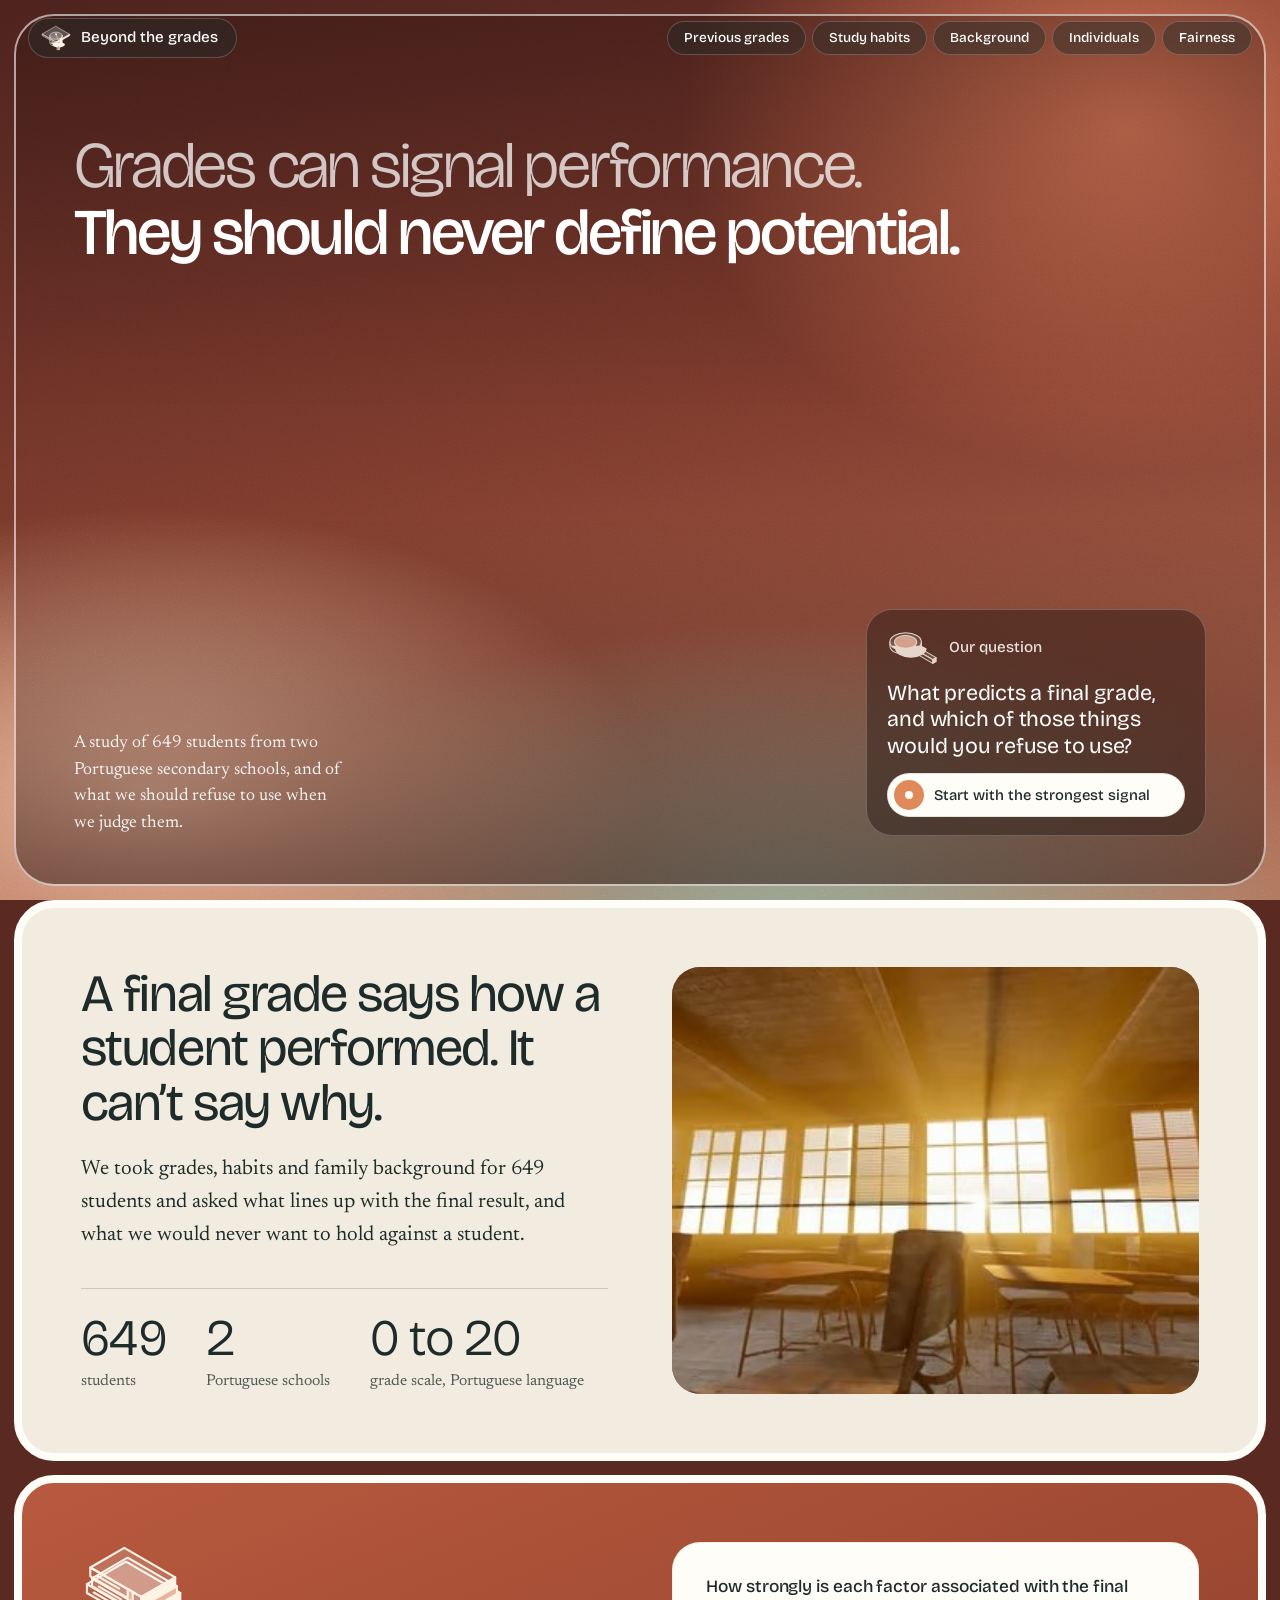
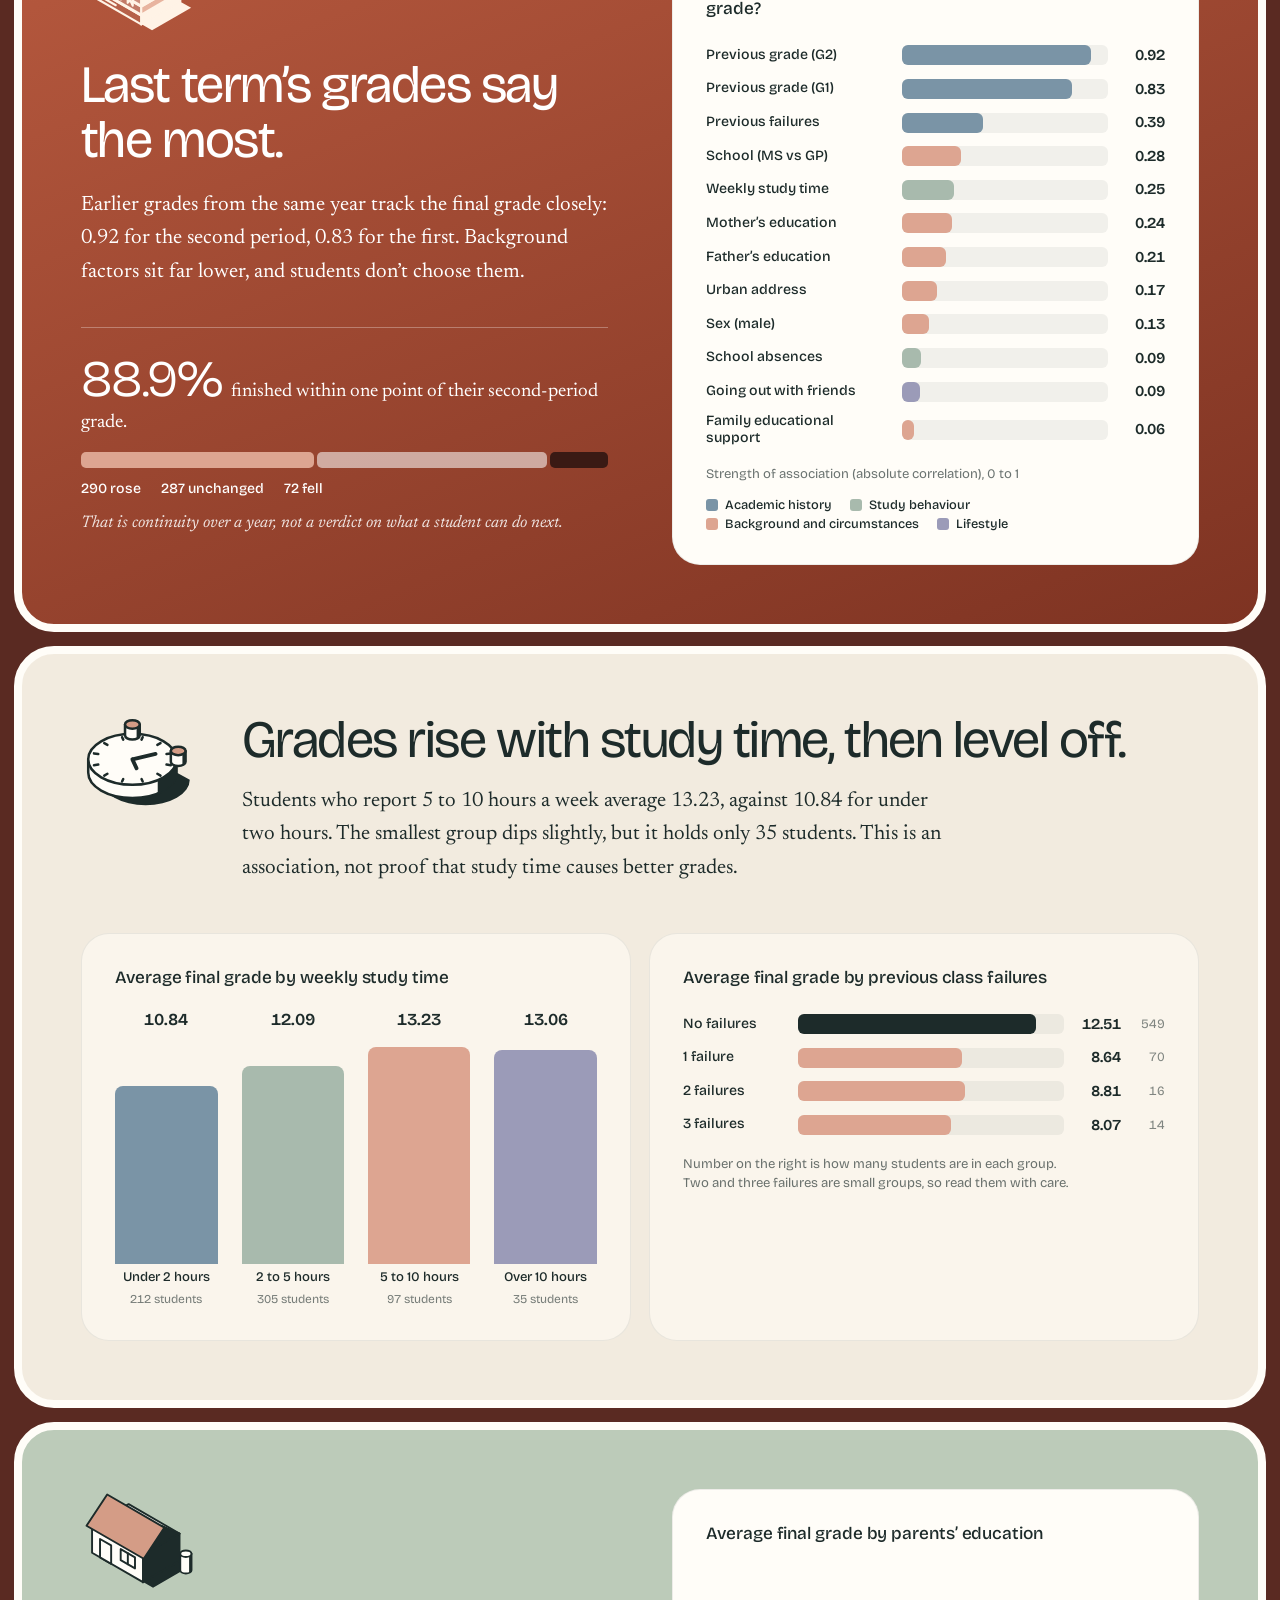
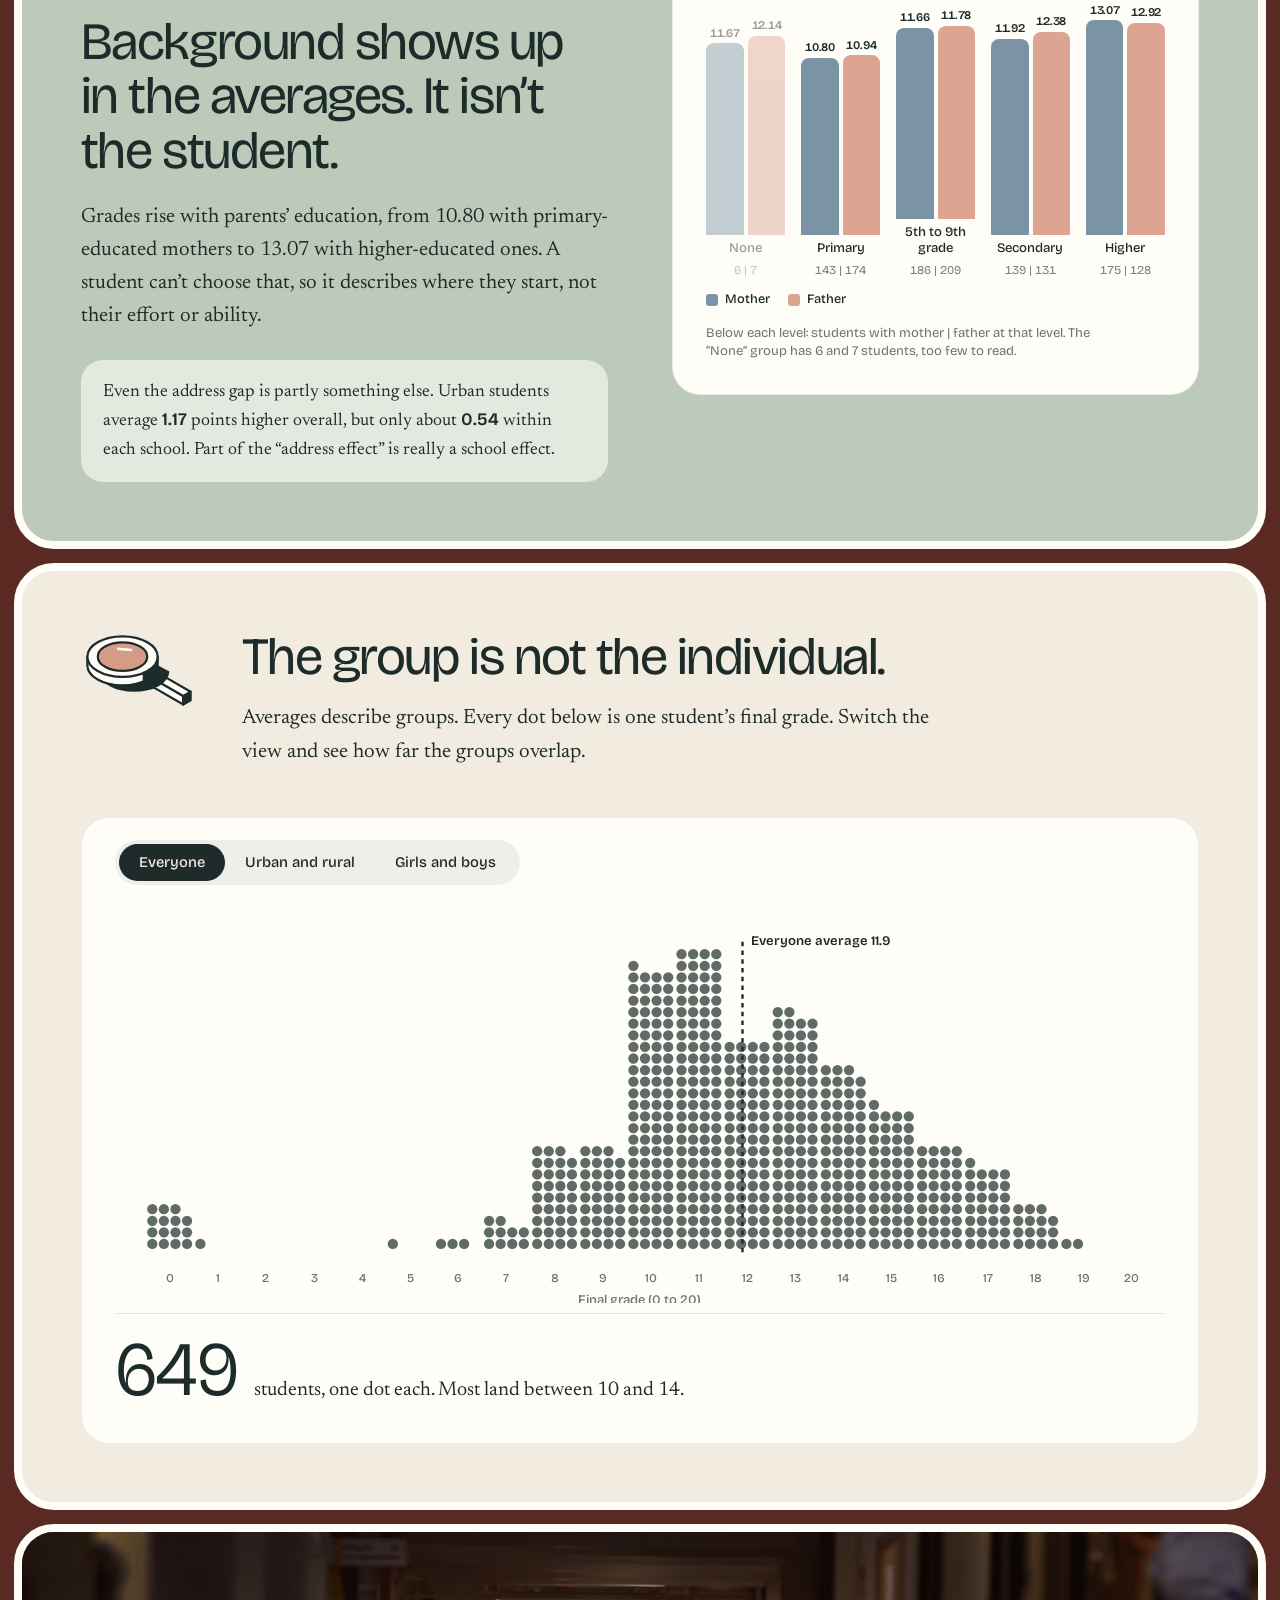
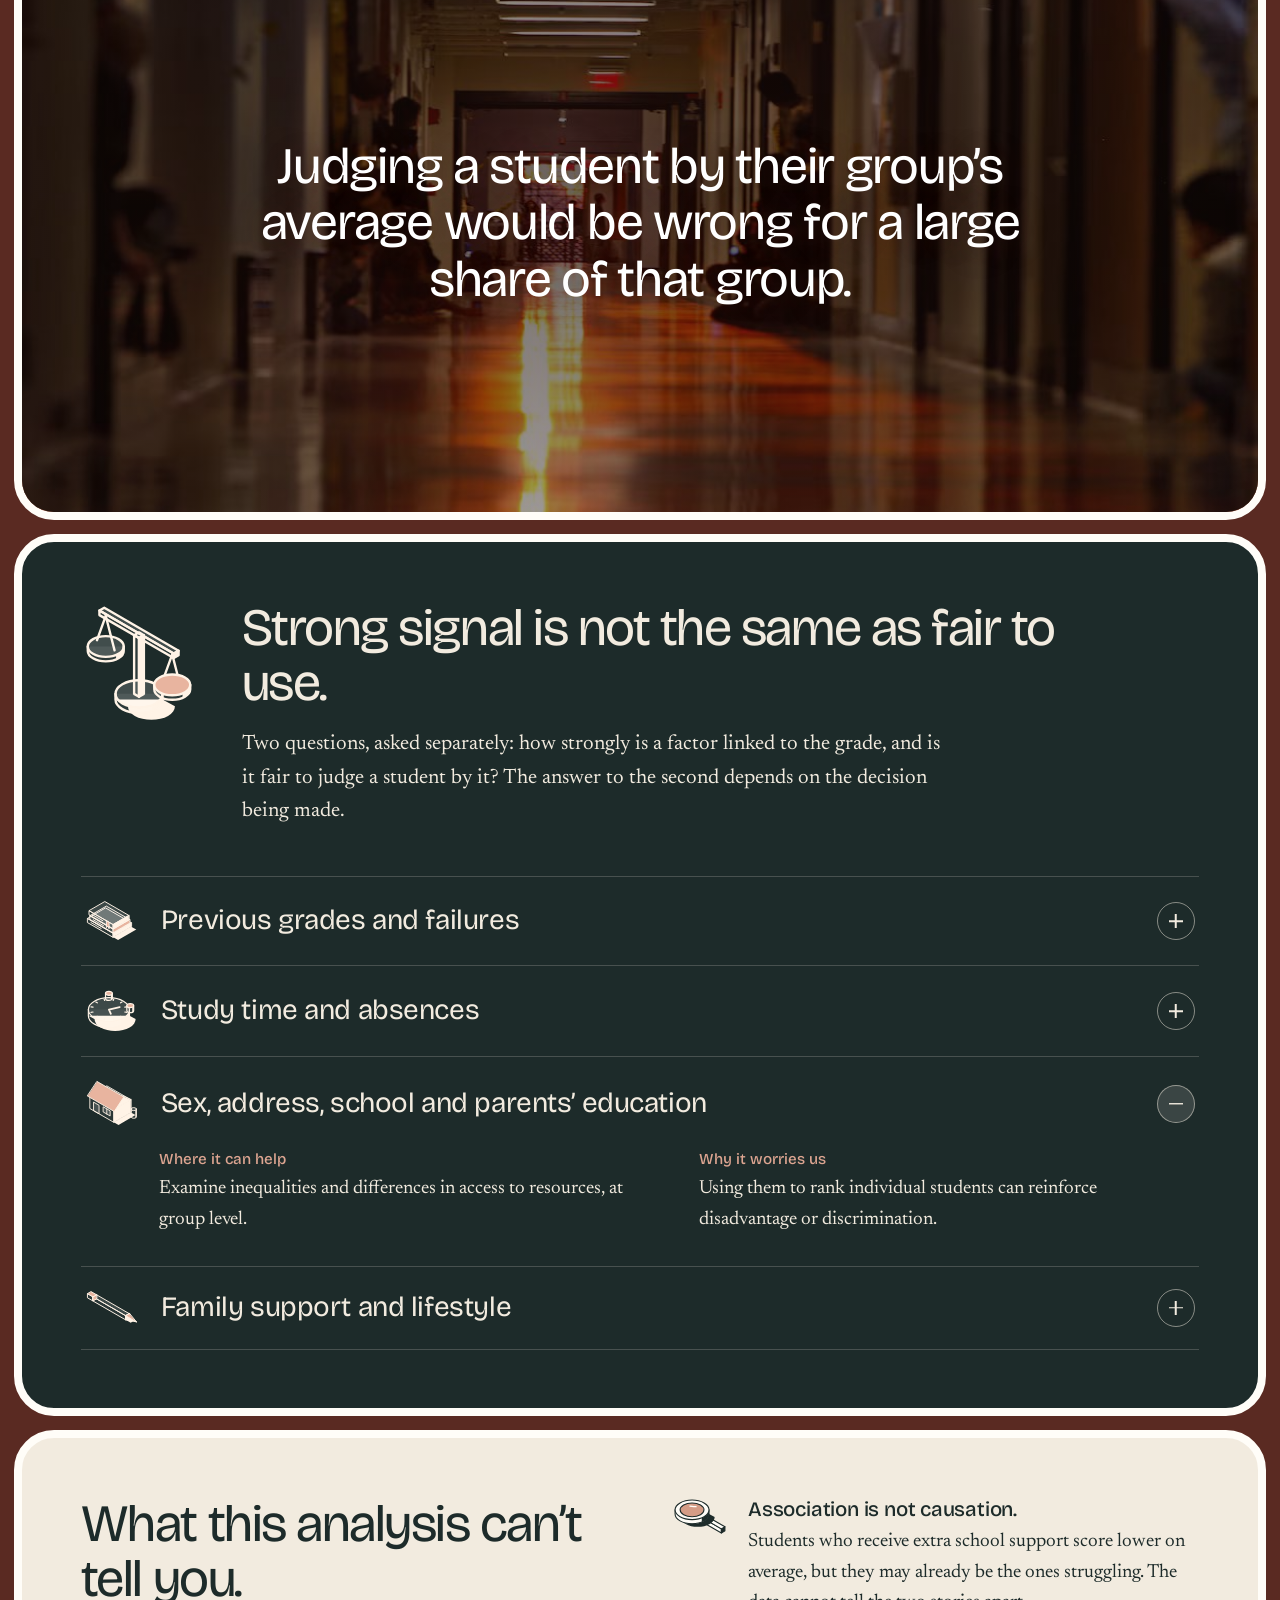
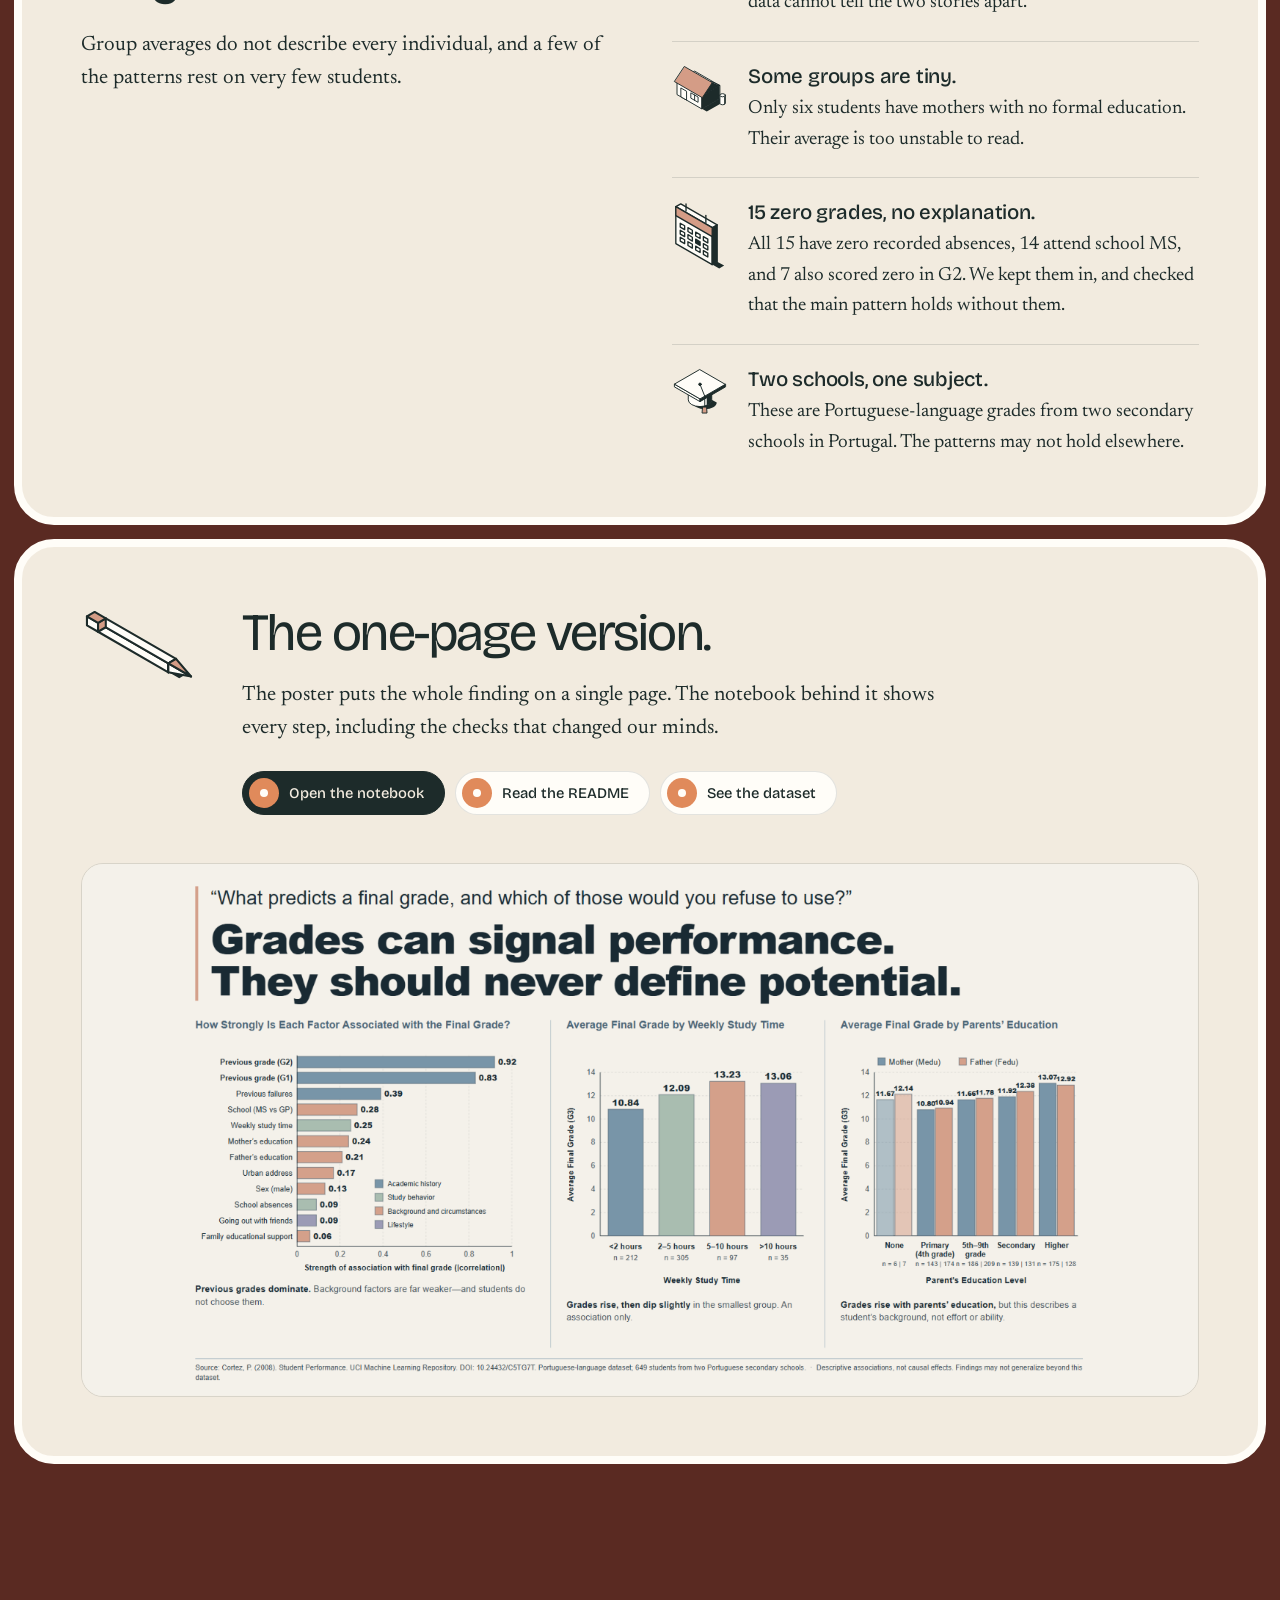
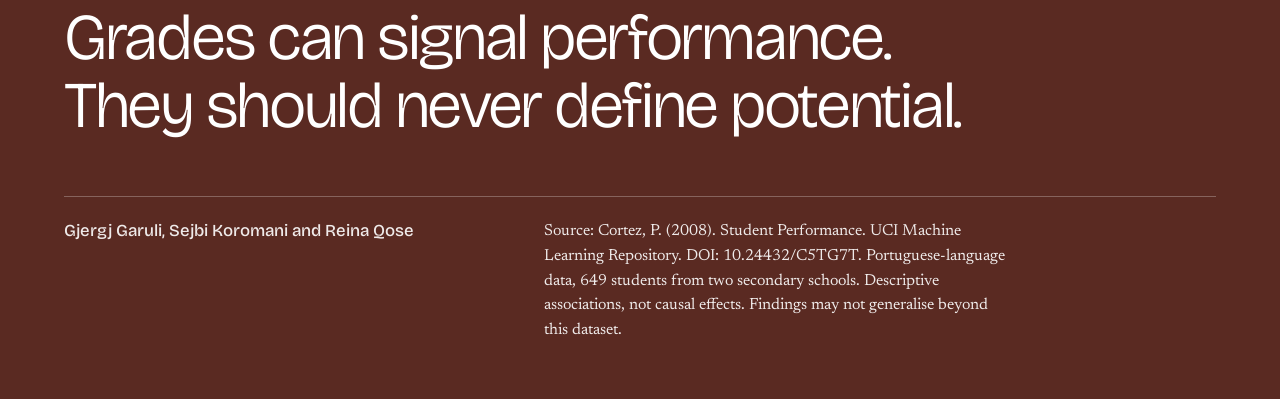
<file: webpage-presantation/index.html>
<!doctype html>
<html lang="en">
<head>
<meta charset="utf-8">
<meta name="viewport" content="width=device-width, initial-scale=1">
<title>Beyond the grades</title>
<meta name="description" content="What predicts a final grade, and which of those things would we refuse to use? A one-page-one-finding study of 649 students.">
<meta name="theme-color" content="#5a2a22">
<link rel="icon" href="assets/favicon.svg" type="image/svg+xml">
<link rel="preconnect" href="https://fonts.googleapis.com">
<link rel="preconnect" href="https://fonts.gstatic.com" crossorigin>
<link href="https://fonts.googleapis.com/css2?family=Bricolage+Grotesque:opsz,wght@12..96,300..700&family=Newsreader:ital,opsz,wght@0,6..72,400..600;1,6..72,400&display=swap" rel="stylesheet">
<link rel="stylesheet" href="assets/site.css">
<script>document.documentElement.classList.add('js')</script>
</head>
<body>
<div class="backdrop" aria-hidden="true"></div>

<header class="nav">
  <a class="brand" href="#top"><span class="ico brand-ico" aria-hidden="true"><svg xmlns="http://www.w3.org/2000/svg" viewBox="-61.43 -46 122.85 107"  fill="none" stroke="var(--icon-ink, #1d2b2a)" stroke-width="2.1" stroke-linejoin="round" stroke-linecap="round"><path d="M-14.72 32A25.72 14.85 0 0 0 36.72 32L25.72 26L-25.72 26Z" fill="var(--icon-ink,#1d2b2a)" stroke="none"/><path d="M-25.72 -2L-25.72 26A25.72 14.85 0 0 0 25.72 26L25.72 -2" fill="var(--icon-side,#fffdf8)" /><path d="M25.72 26A25.72 14.85 0 0 1 14.75 38.16L14.75 10.16A25.72 14.85 0 0 0 25.72 -2Z" fill="var(--icon-ink,#1d2b2a)" stroke="none"/><ellipse cx="0" cy="-2" rx="25.72" ry="14.85" fill="var(--icon-top,#fffdf8)"/><path d="M-55.43 -2L0 30L0 24L-55.43 -8Z" fill="var(--icon-side,#fffdf8)" /><path d="M55.43 -2L0 30L0 24L55.43 -8Z" fill="var(--icon-ink,#1d2b2a)" /><path d="M0 -40L55.43 -8L0 24L-55.43 -8Z" fill="var(--icon-top,#fffdf8)" /><circle cx="0" cy="-8" r="2.8" fill="var(--icon-ink,#1d2b2a)"/><path d="M0 -8L10.39 18L10.39 42" fill="none" /><path d="M6.39 42L14.39 42L15.39 55L5.39 55Z" fill="var(--icon-tint,#d49c86)" /></svg></span><span>Beyond the grades</span></a>
  <nav aria-label="Sections">
    <a href="#previous">Previous grades</a><a href="#habits">Study habits</a><a href="#background">Background</a><a href="#individual">Individuals</a><a href="#fairness">Fairness</a>
  </nav>
</header>

<main id="top">
  <section class="hero">
    <div class="hero-frame">
      <h1><span class="l1">Grades can signal performance.</span> <span class="l2">They should never define potential.</span></h1>
      <div class="hero-foot">
        <p class="hero-note">A study of 649 students from two Portuguese secondary schools, and of what we should refuse to use when we judge them.</p>
        <aside class="glass q">
          <div class="q-head"><span class="ico sm light" aria-hidden="true"><svg xmlns="http://www.w3.org/2000/svg" viewBox="-39.07 -33.09 109.15 76.09"  fill="none" stroke="var(--icon-ink, #1d2b2a)" stroke-width="2.1" stroke-linejoin="round" stroke-linecap="round"><path d="M19.05 15L57.16 37L57.16 29L19.05 7Z" fill="var(--icon-side,#fffdf8)" /><path d="M64.09 33L57.16 37L57.16 29L64.09 25Z" fill="var(--icon-ink,#1d2b2a)" /><path d="M25.98 3L64.09 25L57.16 29L19.05 7Z" fill="var(--icon-top,#fffdf8)" /><path d="M-22.07 6A33.07 19.09 0 0 0 44.07 6L33.07 0L-33.07 0Z" fill="var(--icon-ink,#1d2b2a)" stroke="none"/><path d="M-33.07 -8L-33.07 0A33.07 19.09 0 0 0 33.07 0L33.07 -8" fill="var(--icon-side,#fffdf8)" /><path d="M33.07 0A33.07 19.09 0 0 1 18.97 15.64L18.97 7.64A33.07 19.09 0 0 0 33.07 -8Z" fill="var(--icon-ink,#1d2b2a)" stroke="none"/><ellipse cx="0" cy="-8" rx="33.07" ry="19.09" fill="var(--icon-top,#fffdf8)"/><ellipse cx="0" cy="-8" rx="23.27" ry="13.44" fill="var(--icon-tint,#d49c86)"/><path d="M-4.16 -15.4Q-2 -15 7.92 -14.29" fill="none" stroke="var(--icon-top,#fffdf8)" stroke-width="2.4"/></svg></span><span>Our question</span></div>
          <p>What predicts a final grade, and which of those things would you refuse to use?</p>
          <a class="pill" href="#previous"><i class="dot"></i>Start with the strongest signal</a>
        </aside>
      </div>
    </div>
  </section>

  <section class="panel" id="question"><div class="inner paper split">
    <div>
      <h2>A final grade says how a student performed. It can’t say why.</h2>
      <p class="lead">We took grades, habits and family background for 649 students and asked what lines up with the final result, and what we would never want to hold against a student.</p>
      <dl class="facts">
        <div><dt>649</dt><dd>students</dd></div>
        <div><dt>2</dt><dd>Portuguese schools</dd></div>
        <div><dt>0 to 20</dt><dd>grade scale, Portuguese language</dd></div>
      </dl>
    </div>
    <figure class="pic"><img src="assets/classroom.jpg" width="500" height="281" alt="An empty classroom with wooden desks, lit by strong sunlight through tall windows." loading="lazy"></figure>
  </div></section>

  <section class="panel" id="previous"><div class="inner brick split">
    <div class="copy">
      <span class="ico lg light" aria-hidden="true"><svg xmlns="http://www.w3.org/2000/svg" viewBox="-45.84 -29 118.26 96"  fill="none" stroke="var(--icon-ink, #1d2b2a)" stroke-width="2.1" stroke-linejoin="round" stroke-linecap="round"><path d="M-39.84 23L15.59 55L55.43 32L66.43 38L26.59 61L-28.84 29Z" fill="var(--icon-ink,#1d2b2a)" stroke="none"/><path d="M-39.84 23L15.59 55L15.59 46L-39.84 14Z" fill="var(--icon-side,#fffdf8)" /><path d="M55.43 32L15.59 55L15.59 46L55.43 23Z" fill="var(--icon-ink,#1d2b2a)" /><path d="M0 -9L55.43 23L15.59 46L-39.84 14Z" fill="var(--icon-top,#fffdf8)" /><path d="M-34.64 16L15.59 45L15.59 37L-34.64 8Z" fill="var(--icon-side,#fffdf8)" /><path d="M51.96 24L15.59 45L15.59 37L51.96 16Z" fill="var(--icon-tint,#d49c86)" /><path d="M1.73 -13L51.96 16L15.59 37L-34.64 8Z" fill="var(--icon-top,#fffdf8)" /><path d="M-36.37 6L15.59 36L15.59 27L-36.37 -3Z" fill="var(--icon-side,#fffdf8)" /><path d="M50.23 16L15.59 36L15.59 27L50.23 7Z" fill="var(--icon-ink,#1d2b2a)" /><path d="M-1.73 -23L50.23 7L15.59 27L-36.37 -3Z" fill="var(--icon-top,#fffdf8)" /><path d="M-32.91 22.5L-10.39 35.5" fill="none"/><path d="M-27.71 16.5L-5.2 29.5" fill="none"/><path d="M-29.44 5.5L-6.93 18.5" fill="none"/><path d="M1.73 19L6.93 22L6.93 36L4.33 30.5L1.73 33Z" fill="var(--icon-tint,#d49c86)" /></svg></span>
      <h2>Last term’s grades say the most.</h2>
      <p class="lead">Earlier grades from the same year track the final grade closely: 0.92 for the second period, 0.83 for the first. Background factors sit far lower, and students don’t choose them.</p>
      <div class="change">
        <p><b>88.9%</b> finished within one point of their second-period grade.</p>
        <div class="stack" role="img" aria-label="290 students rose, 287 stayed the same, 72 fell">
          <i style="--w:44.684129429892145%" class="up"></i><i style="--w:44.22187981510015%" class="eq"></i><i style="--w:11.093990755007704%" class="dn"></i>
        </div>
        <p class="stack-l"><span>290 rose</span><span>287 unchanged</span><span>72 fell</span></p>
        <p class="caveat">That is continuity over a year, not a verdict on what a student can do next.</p>
      </div>
    </div>
    <figure class="card chart">
      <figcaption>How strongly is each factor associated with the final grade?</figcaption>
      <ul class="hbars">
      <li class="hrow"><span class="hl">Previous grade (G2)</span><span class="track"><i class="fill" style="--w:0.9185480035603509;background:var(--slate)"></i></span><b class="hv">0.92</b></li>
      <li class="hrow"><span class="hl">Previous grade (G1)</span><span class="track"><i class="fill" style="--w:0.8263871247890491;background:var(--slate)"></i></span><b class="hv">0.83</b></li>
      <li class="hrow"><span class="hl">Previous failures</span><span class="track"><i class="fill" style="--w:0.3933155480419903;background:var(--slate)"></i></span><b class="hv">0.39</b></li>
      <li class="hrow"><span class="hl">School (MS vs GP)</span><span class="track"><i class="fill" style="--w:0.2842941636006069;background:var(--rose)"></i></span><b class="hv">0.28</b></li>
      <li class="hrow"><span class="hl">Weekly study time</span><span class="track"><i class="fill" style="--w:0.24978868999886106;background:var(--sage)"></i></span><b class="hv">0.25</b></li>
      <li class="hrow"><span class="hl">Mother’s education</span><span class="track"><i class="fill" style="--w:0.24015075657359575;background:var(--rose)"></i></span><b class="hv">0.24</b></li>
      <li class="hrow"><span class="hl">Father’s education</span><span class="track"><i class="fill" style="--w:0.2117996791144521;background:var(--rose)"></i></span><b class="hv">0.21</b></li>
      <li class="hrow"><span class="hl">Urban address</span><span class="track"><i class="fill" style="--w:0.1676373485899199;background:var(--rose)"></i></span><b class="hv">0.17</b></li>
      <li class="hrow"><span class="hl">Sex (male)</span><span class="track"><i class="fill" style="--w:0.1290774866044331;background:var(--rose)"></i></span><b class="hv">0.13</b></li>
      <li class="hrow"><span class="hl">School absences</span><span class="track"><i class="fill" style="--w:0.09137905643875698;background:var(--sage)"></i></span><b class="hv">0.09</b></li>
      <li class="hrow"><span class="hl">Going out with friends</span><span class="track"><i class="fill" style="--w:0.08764072272424257;background:var(--lilac)"></i></span><b class="hv">0.09</b></li>
      <li class="hrow"><span class="hl">Family educational support</span><span class="track"><i class="fill" style="--w:0.05920555554578769;background:var(--rose)"></i></span><b class="hv">0.06</b></li>
      </ul>
      <p class="axis-note">Strength of association (absolute correlation), 0 to 1</p>
      <ul class="legend"><li style="--c:var(--slate)">Academic history</li><li style="--c:var(--sage)">Study behaviour</li><li style="--c:var(--rose)">Background and circumstances</li><li style="--c:var(--lilac)">Lifestyle</li></ul>
    </figure>
  </div></section>

  <section class="panel" id="habits"><div class="inner paper">
    <div class="head">
      <span class="ico lg" aria-hidden="true"><svg xmlns="http://www.w3.org/2000/svg" viewBox="-42.74 -49.54 96.48 82.75"  fill="none" stroke="var(--icon-ink, #1d2b2a)" stroke-width="2.1" stroke-linejoin="round" stroke-linecap="round"><path d="M-25.74 6A36.74 21.21 0 0 0 47.74 6L36.74 0L-36.74 0Z" fill="var(--icon-ink,#1d2b2a)" stroke="none"/><path d="M-36.74 -11L-36.74 0A36.74 21.21 0 0 0 36.74 0L36.74 -11" fill="var(--icon-side,#fffdf8)" /><path d="M36.74 0A36.74 21.21 0 0 1 21.07 17.38L21.07 6.38A36.74 21.21 0 0 0 36.74 -11Z" fill="var(--icon-ink,#1d2b2a)" stroke="none"/><ellipse cx="0" cy="-11" rx="36.74" ry="21.21" fill="var(--icon-top,#fffdf8)"/><path d="M20.78 1L23.38 2.5" fill="none"/><path d="M7.61 5.39L8.56 7.44" fill="none"/><path d="M-7.61 5.39L-8.56 7.44" fill="none"/><path d="M-20.78 1L-23.38 2.5" fill="none"/><path d="M-28.39 -6.61L-31.94 -6.06" fill="none"/><path d="M-28.39 -15.39L-31.94 -15.94" fill="none"/><path d="M-20.78 -23L-23.38 -24.5" fill="none"/><path d="M-7.61 -27.39L-8.56 -29.44" fill="none"/><path d="M7.61 -27.39L8.56 -29.44" fill="none"/><path d="M20.78 -23L23.38 -24.5" fill="none"/><path d="M28.39 -15.39L31.94 -15.94" fill="none"/><path d="M28.39 -6.61L31.94 -6.06" fill="none"/><path d="M0 -11L19.29 -15.52M0 -11L3.49 -3.49" stroke-width="3.2" fill="none"/><path d="M-6.12 -40L-6.12 -31A6.12 3.54 0 0 0 6.12 -31L6.12 -40" fill="var(--icon-side,#fffdf8)" /><path d="M6.12 -31A6.12 3.54 0 0 1 3.51 -28.1L3.51 -37.1A6.12 3.54 0 0 0 6.12 -40Z" fill="var(--icon-ink,#1d2b2a)" stroke="none"/><ellipse cx="0" cy="-40" rx="6.12" ry="3.54" fill="var(--icon-tint,#d49c86)"/><path d="M31.98 -18L31.98 -9A6.12 3.54 0 0 0 44.23 -9L44.23 -18" fill="var(--icon-side,#fffdf8)" /><path d="M44.23 -9A6.12 3.54 0 0 1 41.62 -6.1L41.62 -15.1A6.12 3.54 0 0 0 44.23 -18Z" fill="var(--icon-ink,#1d2b2a)" stroke="none"/><ellipse cx="38.11" cy="-18" rx="6.12" ry="3.54" fill="var(--icon-tint,#d49c86)"/></svg></span>
      <div>
        <h2>Grades rise with study time, then level off.</h2>
        <p class="lead">Students who report 5 to 10 hours a week average 13.23, against 10.84 for under two hours. The smallest group dips slightly, but it holds only 35 students. This is an association, not proof that study time causes better grades.</p>
      </div>
    </div>
    <div class="duo">
      <figure class="card chart tint">
        <figcaption>Average final grade by weekly study time</figcaption>
        <ul class="vbars"><li class="vcol"><b class="vv">10.84</b><span class="vtrack"><i class="vfill" style="--h:0.7745956873315364;background:var(--slate)"></i></span><span class="vl">Under 2 hours</span><span class="vn">212 students</span></li><li class="vcol"><b class="vv">12.09</b><span class="vtrack"><i class="vfill" style="--h:0.8637002341920376;background:var(--sage)"></i></span><span class="vl">2 to 5 hours</span><span class="vn">305 students</span></li><li class="vcol"><b class="vv">13.23</b><span class="vtrack"><i class="vfill" style="--h:0.9447717231222386;background:var(--rose)"></i></span><span class="vl">5 to 10 hours</span><span class="vn">97 students</span></li><li class="vcol"><b class="vv">13.06</b><span class="vtrack"><i class="vfill" style="--h:0.9326530612244898;background:var(--lilac)"></i></span><span class="vl">Over 10 hours</span><span class="vn">35 students</span></li></ul>
      </figure>
      <figure class="card chart tint">
        <figcaption>Average final grade by previous class failures</figcaption>
        <ul class="hbars wide"><li class="hrow"><span class="hl">No failures</span><span class="track"><i class="fill" style="--w:0.8935727296383034;background:var(--ink)"></i></span><b class="hv">12.51</b><span class="hn">549</span></li><li class="hrow"><span class="hl">1 failure</span><span class="track"><i class="fill" style="--w:0.6173469387755102;background:var(--rose)"></i></span><b class="hv">8.64</b><span class="hn">70</span></li><li class="hrow"><span class="hl">2 failures</span><span class="track"><i class="fill" style="--w:0.6294642857142857;background:var(--rose)"></i></span><b class="hv">8.81</b><span class="hn">16</span></li><li class="hrow"><span class="hl">3 failures</span><span class="track"><i class="fill" style="--w:0.576530612244898;background:var(--rose)"></i></span><b class="hv">8.07</b><span class="hn">14</span></li></ul>
        <p class="axis-note">Number on the right is how many students are in each group. Two and three failures are small groups, so read them with care.</p>
      </figure>
    </div>
  </div></section>

  <section class="panel" id="background"><div class="inner sage split rev">
    <figure class="card chart">
      <figcaption>Average final grade by parents’ education</figcaption>
      <ul class="vbars edu-bars">
      <li class="edu faint">
        <span class="pair">
          <span class="pcol"><b>11.67</b><i class="vfill m" style="--h:0.8333333333333333"></i></span>
          <span class="pcol"><b>12.14</b><i class="vfill f" style="--h:0.8673469387755102"></i></span>
        </span>
        <span class="vl">None</span><span class="vn">6 | 7</span>
      </li>
      <li class="edu ">
        <span class="pair">
          <span class="pcol"><b>10.80</b><i class="vfill m" style="--h:0.7712287712287712"></i></span>
          <span class="pcol"><b>10.94</b><i class="vfill f" style="--h:0.7811986863711001"></i></span>
        </span>
        <span class="vl">Primary</span><span class="vn">143 | 174</span>
      </li>
      <li class="edu ">
        <span class="pair">
          <span class="pcol"><b>11.66</b><i class="vfill m" style="--h:0.8329493087557605"></i></span>
          <span class="pcol"><b>11.78</b><i class="vfill f" style="--h:0.8417634996582365"></i></span>
        </span>
        <span class="vl">5th to 9th grade</span><span class="vn">186 | 209</span>
      </li>
      <li class="edu ">
        <span class="pair">
          <span class="pcol"><b>11.92</b><i class="vfill m" style="--h:0.8514902363823227"></i></span>
          <span class="pcol"><b>12.38</b><i class="vfill f" style="--h:0.8844056706652126"></i></span>
        </span>
        <span class="vl">Secondary</span><span class="vn">139 | 131</span>
      </li>
      <li class="edu ">
        <span class="pair">
          <span class="pcol"><b>13.07</b><i class="vfill m" style="--h:0.9334693877551021"></i></span>
          <span class="pcol"><b>12.92</b><i class="vfill f" style="--h:0.9229910714285714"></i></span>
        </span>
        <span class="vl">Higher</span><span class="vn">175 | 128</span>
      </li>
      </ul>
      <ul class="legend"><li style="--c:var(--slate)">Mother</li><li style="--c:var(--rose)">Father</li></ul>
      <p class="axis-note">Below each level: students with mother | father at that level. The “None” group has 6 and 7 students, too few to read.</p>
    </figure>
    <div class="copy">
      <span class="ico lg" aria-hidden="true"><svg xmlns="http://www.w3.org/2000/svg" viewBox="-51.9 -46.5 126.38 113.5"  fill="none" stroke="var(--icon-ink, #1d2b2a)" stroke-width="2.1" stroke-linejoin="round" stroke-linecap="round"><path d="M-39.84 23L15.59 55L55.43 32L66.43 38L26.59 61L-28.84 29Z" fill="var(--icon-ink,#1d2b2a)" stroke="none"/><path d="M-39.84 23L15.59 55L15.59 25L-39.84 -7Z" fill="var(--icon-side,#fffdf8)" /><path d="M55.43 32L15.59 55L15.59 25L55.43 2Z" fill="var(--icon-ink,#1d2b2a)" /><path d="M0 -30L55.43 2L15.59 25L-39.84 -7Z" fill="var(--icon-top,#fffdf8)" /><path d="M55.43 2L15.59 25L35.51 -6.5Z" fill="var(--icon-ink,#1d2b2a)" /><path d="M-45.9 -6.5L16.45 29.5L38.97 -4.5L-23.38 -40.5Z" fill="var(--icon-tint,#d49c86)" /><path d="M-31.18 28L-19.05 35L-19.05 15L-31.18 8Z" fill="var(--icon-top,#fffdf8)" /><path d="M-8.66 31L6.93 40L6.93 28L-8.66 19Z" fill="var(--icon-top,#fffdf8)" /><path d="M-0.87 35.5L-0.87 23.5" fill="none"/><path d="M56.23 24L56.23 42A6.12 3.54 0 0 0 68.48 42L68.48 24" fill="var(--icon-side,#fffdf8)" /><path d="M68.48 42A6.12 3.54 0 0 1 65.87 44.9L65.87 26.9A6.12 3.54 0 0 0 68.48 24Z" fill="var(--icon-ink,#1d2b2a)" stroke="none"/><ellipse cx="62.35" cy="24" rx="6.12" ry="3.54" fill="var(--icon-top,#fffdf8)"/></svg></span>
      <h2>Background shows up in the averages. It isn’t the student.</h2>
      <p class="lead">Grades rise with parents’ education, from 10.80 with primary-educated mothers to 13.07 with higher-educated ones. A student can’t choose that, so it describes where they start, not their effort or ability.</p>
      <p class="aside">Even the address gap is partly something else. Urban students average <b>1.17</b> points higher overall, but only about <b>0.54</b> within each school. Part of the “address effect” is really a school effect.</p>
    </div>
  </div></section>

  <section class="panel" id="individual"><div class="inner paper">
    <div class="head">
      <span class="ico lg" aria-hidden="true"><svg xmlns="http://www.w3.org/2000/svg" viewBox="-39.07 -33.09 109.15 76.09"  fill="none" stroke="var(--icon-ink, #1d2b2a)" stroke-width="2.1" stroke-linejoin="round" stroke-linecap="round"><path d="M19.05 15L57.16 37L57.16 29L19.05 7Z" fill="var(--icon-side,#fffdf8)" /><path d="M64.09 33L57.16 37L57.16 29L64.09 25Z" fill="var(--icon-ink,#1d2b2a)" /><path d="M25.98 3L64.09 25L57.16 29L19.05 7Z" fill="var(--icon-top,#fffdf8)" /><path d="M-22.07 6A33.07 19.09 0 0 0 44.07 6L33.07 0L-33.07 0Z" fill="var(--icon-ink,#1d2b2a)" stroke="none"/><path d="M-33.07 -8L-33.07 0A33.07 19.09 0 0 0 33.07 0L33.07 -8" fill="var(--icon-side,#fffdf8)" /><path d="M33.07 0A33.07 19.09 0 0 1 18.97 15.64L18.97 7.64A33.07 19.09 0 0 0 33.07 -8Z" fill="var(--icon-ink,#1d2b2a)" stroke="none"/><ellipse cx="0" cy="-8" rx="33.07" ry="19.09" fill="var(--icon-top,#fffdf8)"/><ellipse cx="0" cy="-8" rx="23.27" ry="13.44" fill="var(--icon-tint,#d49c86)"/><path d="M-4.16 -15.4Q-2 -15 7.92 -14.29" fill="none" stroke="var(--icon-top,#fffdf8)" stroke-width="2.4"/></svg></span>
      <div>
        <h2>The group is not the individual.</h2>
        <p class="lead">Averages describe groups. Every dot below is one student’s final grade. Switch the view and see how far the groups overlap.</p>
      </div>
    </div>
    <div class="swarm card">
      <div class="seg" role="group" aria-label="Group the students by">
        <button type="button" data-mode="all" aria-pressed="true">Everyone</button>
        <button type="button" data-mode="address" aria-pressed="false">Urban and rural</button>
        <button type="button" data-mode="sex" aria-pressed="false">Girls and boys</button>
      </div>
      <div class="swarm-wrap"><svg id="swarm" viewBox="0 0 960 372" role="img" aria-label="Dot plot of all 649 students' final grades, which can be split by address or sex">
        <g class="axis"><text x="50" y="352" text-anchor="middle">0</text><text x="94" y="352" text-anchor="middle">1</text><text x="138" y="352" text-anchor="middle">2</text><text x="182" y="352" text-anchor="middle">3</text><text x="226" y="352" text-anchor="middle">4</text><text x="270" y="352" text-anchor="middle">5</text><text x="314" y="352" text-anchor="middle">6</text><text x="358" y="352" text-anchor="middle">7</text><text x="402" y="352" text-anchor="middle">8</text><text x="446" y="352" text-anchor="middle">9</text><text x="490" y="352" text-anchor="middle">10</text><text x="534" y="352" text-anchor="middle">11</text><text x="578" y="352" text-anchor="middle">12</text><text x="622" y="352" text-anchor="middle">13</text><text x="666" y="352" text-anchor="middle">14</text><text x="710" y="352" text-anchor="middle">15</text><text x="754" y="352" text-anchor="middle">16</text><text x="798" y="352" text-anchor="middle">17</text><text x="842" y="352" text-anchor="middle">18</text><text x="886" y="352" text-anchor="middle">19</text><text x="930" y="352" text-anchor="middle">20</text><text x="480" y="372" text-anchor="middle" class="axt">Final grade (0 to 20)</text></g>
        <g id="means"></g>
        <g id="dots"><circle r="4.7" cx="0" cy="0" style="transform:translate(518.1px,317.3px)" class="g2"/><circle r="4.7" cx="0" cy="0" style="transform:translate(528.7px,317.3px)" class="g2"/><circle r="4.7" cx="0" cy="0" style="transform:translate(562.1px,317.3px)" class="g2"/><circle r="4.7" cx="0" cy="0" style="transform:translate(650.1px,317.3px)" class="g2"/><circle r="4.7" cx="0" cy="0" style="transform:translate(606.1px,317.3px)" class="g2"/><circle r="4.7" cx="0" cy="0" style="transform:translate(616.7px,317.3px)" class="g2"/><circle r="4.7" cx="0" cy="0" style="transform:translate(627.3px,317.3px)" class="g2"/><circle r="4.7" cx="0" cy="0" style="transform:translate(637.9px,317.3px)" class="g2"/><circle r="4.7" cx="0" cy="0" style="transform:translate(782.1px,317.3px)" class="g2"/><circle r="4.7" cx="0" cy="0" style="transform:translate(606.1px,306.7px)" class="g2"/><circle r="4.7" cx="0" cy="0" style="transform:translate(660.7px,317.3px)" class="g2"/><circle r="4.7" cx="0" cy="0" style="transform:translate(616.7px,306.7px)" class="g2"/><circle r="4.7" cx="0" cy="0" style="transform:translate(572.7px,317.3px)" class="g2"/><circle r="4.7" cx="0" cy="0" style="transform:translate(627.3px,306.7px)" class="g2"/><circle r="4.7" cx="0" cy="0" style="transform:translate(694.1px,317.3px)" class="g2"/><circle r="4.7" cx="0" cy="0" style="transform:translate(792.7px,317.3px)" class="g2"/><circle r="4.7" cx="0" cy="0" style="transform:translate(671.3px,317.3px)" class="g2"/><circle r="4.7" cx="0" cy="0" style="transform:translate(681.9px,317.3px)" class="g2"/><circle r="4.7" cx="0" cy="0" style="transform:translate(342.1px,317.3px)" class="g2"/><circle r="4.7" cx="0" cy="0" style="transform:translate(583.3px,317.3px)" class="g2"/><circle r="4.7" cx="0" cy="0" style="transform:translate(650.1px,306.7px)" class="g2"/><circle r="4.7" cx="0" cy="0" style="transform:translate(593.9px,317.3px)" class="g2"/><circle r="4.7" cx="0" cy="0" style="transform:translate(660.7px,306.7px)" class="g2"/><circle r="4.7" cx="0" cy="0" style="transform:translate(474.1px,317.3px)" class="g2"/><circle r="4.7" cx="0" cy="0" style="transform:translate(484.7px,317.3px)" class="g2"/><circle r="4.7" cx="0" cy="0" style="transform:translate(562.1px,306.7px)" class="g2"/><circle r="4.7" cx="0" cy="0" style="transform:translate(572.7px,306.7px)" class="g2"/><circle r="4.7" cx="0" cy="0" style="transform:translate(539.3px,317.3px)" class="g2"/><circle r="4.7" cx="0" cy="0" style="transform:translate(637.9px,306.7px)" class="g2"/><circle r="4.7" cx="0" cy="0" style="transform:translate(583.3px,306.7px)" class="g2"/><circle r="4.7" cx="0" cy="0" style="transform:translate(549.9px,317.3px)" class="g2"/><circle r="4.7" cx="0" cy="0" style="transform:translate(704.7px,317.3px)" class="g2"/><circle r="4.7" cx="0" cy="0" style="transform:translate(715.3px,317.3px)" class="g2"/><circle r="4.7" cx="0" cy="0" style="transform:translate(593.9px,306.7px)" class="g2"/><circle r="4.7" cx="0" cy="0" style="transform:translate(562.1px,296.1px)" class="g2"/><circle r="4.7" cx="0" cy="0" style="transform:translate(518.1px,306.7px)" class="g2"/><circle r="4.7" cx="0" cy="0" style="transform:translate(671.3px,306.7px)" class="g2"/><circle r="4.7" cx="0" cy="0" style="transform:translate(606.1px,296.1px)" class="g2"/><circle r="4.7" cx="0" cy="0" style="transform:translate(572.7px,296.1px)" class="g2"/><circle r="4.7" cx="0" cy="0" style="transform:translate(583.3px,296.1px)" class="g2"/><circle r="4.7" cx="0" cy="0" style="transform:translate(495.3px,317.3px)" class="g2"/><circle r="4.7" cx="0" cy="0" style="transform:translate(528.7px,306.7px)" class="g2"/><circle r="4.7" cx="0" cy="0" style="transform:translate(725.9px,317.3px)" class="g2"/><circle r="4.7" cx="0" cy="0" style="transform:translate(505.9px,317.3px)" class="g2"/><circle r="4.7" cx="0" cy="0" style="transform:translate(539.3px,306.7px)" class="g2"/><circle r="4.7" cx="0" cy="0" style="transform:translate(549.9px,306.7px)" class="g2"/><circle r="4.7" cx="0" cy="0" style="transform:translate(616.7px,296.1px)" class="g2"/><circle r="4.7" cx="0" cy="0" style="transform:translate(803.3px,317.3px)" class="g2"/><circle r="4.7" cx="0" cy="0" style="transform:translate(627.3px,296.1px)" class="g2"/><circle r="4.7" cx="0" cy="0" style="transform:translate(593.9px,296.1px)" class="g2"/><circle r="4.7" cx="0" cy="0" style="transform:translate(637.9px,296.1px)" class="g2"/><circle r="4.7" cx="0" cy="0" style="transform:translate(738.1px,317.3px)" class="g2"/><circle r="4.7" cx="0" cy="0" style="transform:translate(430.1px,317.3px)" class="g2"/><circle r="4.7" cx="0" cy="0" style="transform:translate(562.1px,285.5px)" class="g2"/><circle r="4.7" cx="0" cy="0" style="transform:translate(606.1px,285.5px)" class="g2"/><circle r="4.7" cx="0" cy="0" style="transform:translate(572.7px,285.5px)" class="g2"/><circle r="4.7" cx="0" cy="0" style="transform:translate(694.1px,306.7px)" class="g2"/><circle r="4.7" cx="0" cy="0" style="transform:translate(748.7px,317.3px)" class="g2"/><circle r="4.7" cx="0" cy="0" style="transform:translate(681.9px,306.7px)" class="g2"/><circle r="4.7" cx="0" cy="0" style="transform:translate(759.3px,317.3px)" class="g2"/><circle r="4.7" cx="0" cy="0" style="transform:translate(769.9px,317.3px)" class="g2"/><circle r="4.7" cx="0" cy="0" style="transform:translate(738.1px,306.7px)" class="g2"/><circle r="4.7" cx="0" cy="0" style="transform:translate(474.1px,306.7px)" class="g2"/><circle r="4.7" cx="0" cy="0" style="transform:translate(616.7px,285.5px)" class="g2"/><circle r="4.7" cx="0" cy="0" style="transform:translate(583.3px,285.5px)" class="g2"/><circle r="4.7" cx="0" cy="0" style="transform:translate(748.7px,306.7px)" class="g2"/><circle r="4.7" cx="0" cy="0" style="transform:translate(593.9px,285.5px)" class="g2"/><circle r="4.7" cx="0" cy="0" style="transform:translate(484.7px,306.7px)" class="g2"/><circle r="4.7" cx="0" cy="0" style="transform:translate(518.1px,296.1px)" class="g2"/><circle r="4.7" cx="0" cy="0" style="transform:translate(704.7px,306.7px)" class="g2"/><circle r="4.7" cx="0" cy="0" style="transform:translate(528.7px,296.1px)" class="g2"/><circle r="4.7" cx="0" cy="0" style="transform:translate(495.3px,306.7px)" class="g2"/><circle r="4.7" cx="0" cy="0" style="transform:translate(539.3px,296.1px)" class="g2"/><circle r="4.7" cx="0" cy="0" style="transform:translate(650.1px,296.1px)" class="g2"/><circle r="4.7" cx="0" cy="0" style="transform:translate(549.9px,296.1px)" class="g2"/><circle r="4.7" cx="0" cy="0" style="transform:translate(518.1px,285.5px)" class="g2"/><circle r="4.7" cx="0" cy="0" style="transform:translate(528.7px,285.5px)" class="g2"/><circle r="4.7" cx="0" cy="0" style="transform:translate(627.3px,285.5px)" class="g2"/><circle r="4.7" cx="0" cy="0" style="transform:translate(505.9px,306.7px)" class="g2"/><circle r="4.7" cx="0" cy="0" style="transform:translate(539.3px,285.5px)" class="g2"/><circle r="4.7" cx="0" cy="0" style="transform:translate(562.1px,274.9px)" class="g2"/><circle r="4.7" cx="0" cy="0" style="transform:translate(440.7px,317.3px)" class="g2"/><circle r="4.7" cx="0" cy="0" style="transform:translate(549.9px,285.5px)" class="g2"/><circle r="4.7" cx="0" cy="0" style="transform:translate(637.9px,285.5px)" class="g2"/><circle r="4.7" cx="0" cy="0" style="transform:translate(572.7px,274.9px)" class="g2"/><circle r="4.7" cx="0" cy="0" style="transform:translate(583.3px,274.9px)" class="g2"/><circle r="4.7" cx="0" cy="0" style="transform:translate(518.1px,274.9px)" class="g2"/><circle r="4.7" cx="0" cy="0" style="transform:translate(715.3px,306.7px)" class="g2"/><circle r="4.7" cx="0" cy="0" style="transform:translate(528.7px,274.9px)" class="g2"/><circle r="4.7" cx="0" cy="0" style="transform:translate(474.1px,296.1px)" class="g2"/><circle r="4.7" cx="0" cy="0" style="transform:translate(539.3px,274.9px)" class="g2"/><circle r="4.7" cx="0" cy="0" style="transform:translate(606.1px,274.9px)" class="g2"/><circle r="4.7" cx="0" cy="0" style="transform:translate(593.9px,274.9px)" class="g2"/><circle r="4.7" cx="0" cy="0" style="transform:translate(660.7px,296.1px)" class="g2"/><circle r="4.7" cx="0" cy="0" style="transform:translate(562.1px,264.3px)" class="g2"/><circle r="4.7" cx="0" cy="0" style="transform:translate(616.7px,274.9px)" class="g2"/><circle r="4.7" cx="0" cy="0" style="transform:translate(549.9px,274.9px)" class="g2"/><circle r="4.7" cx="0" cy="0" style="transform:translate(572.7px,264.3px)" class="g2"/><circle r="4.7" cx="0" cy="0" style="transform:translate(627.3px,274.9px)" class="g2"/><circle r="4.7" cx="0" cy="0" style="transform:translate(637.9px,274.9px)" class="g2"/><circle r="4.7" cx="0" cy="0" style="transform:translate(386.1px,317.3px)" class="g2"/><circle r="4.7" cx="0" cy="0" style="transform:translate(759.3px,306.7px)" class="g2"/><circle r="4.7" cx="0" cy="0" style="transform:translate(583.3px,264.3px)" class="g2"/><circle r="4.7" cx="0" cy="0" style="transform:translate(484.7px,296.1px)" class="g2"/><circle r="4.7" cx="0" cy="0" style="transform:translate(769.9px,306.7px)" class="g2"/><circle r="4.7" cx="0" cy="0" style="transform:translate(495.3px,296.1px)" class="g2"/><circle r="4.7" cx="0" cy="0" style="transform:translate(505.9px,296.1px)" class="g2"/><circle r="4.7" cx="0" cy="0" style="transform:translate(671.3px,296.1px)" class="g2"/><circle r="4.7" cx="0" cy="0" style="transform:translate(518.1px,264.3px)" class="g2"/><circle r="4.7" cx="0" cy="0" style="transform:translate(681.9px,296.1px)" class="g2"/><circle r="4.7" cx="0" cy="0" style="transform:translate(650.1px,285.5px)" class="g2"/><circle r="4.7" cx="0" cy="0" style="transform:translate(528.7px,264.3px)" class="g2"/><circle r="4.7" cx="0" cy="0" style="transform:translate(474.1px,285.5px)" class="g2"/><circle r="4.7" cx="0" cy="0" style="transform:translate(826.1px,317.3px)" class="g2"/><circle r="4.7" cx="0" cy="0" style="transform:translate(484.7px,285.5px)" class="g2"/><circle r="4.7" cx="0" cy="0" style="transform:translate(660.7px,285.5px)" class="g2"/><circle r="4.7" cx="0" cy="0" style="transform:translate(738.1px,296.1px)" class="g2"/><circle r="4.7" cx="0" cy="0" style="transform:translate(725.9px,306.7px)" class="g2"/><circle r="4.7" cx="0" cy="0" style="transform:translate(539.3px,264.3px)" class="g2"/><circle r="4.7" cx="0" cy="0" style="transform:translate(671.3px,285.5px)" class="g2"/><circle r="4.7" cx="0" cy="0" style="transform:translate(681.9px,285.5px)" class="g2"/><circle r="4.7" cx="0" cy="0" style="transform:translate(606.1px,264.3px)" class="g2"/><circle r="4.7" cx="0" cy="0" style="transform:translate(616.7px,264.3px)" class="g2"/><circle r="4.7" cx="0" cy="0" style="transform:translate(627.3px,264.3px)" class="g2"/><circle r="4.7" cx="0" cy="0" style="transform:translate(549.9px,264.3px)" class="g2"/><circle r="4.7" cx="0" cy="0" style="transform:translate(451.3px,317.3px)" class="g2"/><circle r="4.7" cx="0" cy="0" style="transform:translate(518.1px,253.7px)" class="g2"/><circle r="4.7" cx="0" cy="0" style="transform:translate(528.7px,253.7px)" class="g2"/><circle r="4.7" cx="0" cy="0" style="transform:translate(694.1px,296.1px)" class="g2"/><circle r="4.7" cx="0" cy="0" style="transform:translate(637.9px,264.3px)" class="g2"/><circle r="4.7" cx="0" cy="0" style="transform:translate(593.9px,264.3px)" class="g2"/><circle r="4.7" cx="0" cy="0" style="transform:translate(396.7px,317.3px)" class="g2"/><circle r="4.7" cx="0" cy="0" style="transform:translate(539.3px,253.7px)" class="g2"/><circle r="4.7" cx="0" cy="0" style="transform:translate(606.1px,253.7px)" class="g2"/><circle r="4.7" cx="0" cy="0" style="transform:translate(562.1px,253.7px)" class="g2"/><circle r="4.7" cx="0" cy="0" style="transform:translate(650.1px,274.9px)" class="g2"/><circle r="4.7" cx="0" cy="0" style="transform:translate(549.9px,253.7px)" class="g2"/><circle r="4.7" cx="0" cy="0" style="transform:translate(518.1px,243.1px)" class="g2"/><circle r="4.7" cx="0" cy="0" style="transform:translate(528.7px,243.1px)" class="g2"/><circle r="4.7" cx="0" cy="0" style="transform:translate(704.7px,296.1px)" class="g2"/><circle r="4.7" cx="0" cy="0" style="transform:translate(495.3px,285.5px)" class="g2"/><circle r="4.7" cx="0" cy="0" style="transform:translate(616.7px,253.7px)" class="g2"/><circle r="4.7" cx="0" cy="0" style="transform:translate(572.7px,253.7px)" class="g2"/><circle r="4.7" cx="0" cy="0" style="transform:translate(539.3px,243.1px)" class="g2"/><circle r="4.7" cx="0" cy="0" style="transform:translate(549.9px,243.1px)" class="g2"/><circle r="4.7" cx="0" cy="0" style="transform:translate(505.9px,285.5px)" class="g2"/><circle r="4.7" cx="0" cy="0" style="transform:translate(474.1px,274.9px)" class="g2"/><circle r="4.7" cx="0" cy="0" style="transform:translate(660.7px,274.9px)" class="g2"/><circle r="4.7" cx="0" cy="0" style="transform:translate(461.9px,317.3px)" class="g2"/><circle r="4.7" cx="0" cy="0" style="transform:translate(518.1px,232.5px)" class="g2"/><circle r="4.7" cx="0" cy="0" style="transform:translate(430.1px,306.7px)" class="g2"/><circle r="4.7" cx="0" cy="0" style="transform:translate(627.3px,253.7px)" class="g2"/><circle r="4.7" cx="0" cy="0" style="transform:translate(528.7px,232.5px)" class="g2"/><circle r="4.7" cx="0" cy="0" style="transform:translate(637.9px,253.7px)" class="g2"/><circle r="4.7" cx="0" cy="0" style="transform:translate(539.3px,232.5px)" class="g2"/><circle r="4.7" cx="0" cy="0" style="transform:translate(298.1px,317.3px)" class="g2"/><circle r="4.7" cx="0" cy="0" style="transform:translate(583.3px,253.7px)" class="g2"/><circle r="4.7" cx="0" cy="0" style="transform:translate(484.7px,274.9px)" class="g2"/><circle r="4.7" cx="0" cy="0" style="transform:translate(549.9px,232.5px)" class="g2"/><circle r="4.7" cx="0" cy="0" style="transform:translate(606.1px,243.1px)" class="g2"/><circle r="4.7" cx="0" cy="0" style="transform:translate(518.1px,221.9px)" class="g2"/><circle r="4.7" cx="0" cy="0" style="transform:translate(407.3px,317.3px)" class="g2"/><circle r="4.7" cx="0" cy="0" style="transform:translate(528.7px,221.9px)" class="g2"/><circle r="4.7" cx="0" cy="0" style="transform:translate(34.1px,317.3px)" class="g2"/><circle r="4.7" cx="0" cy="0" style="transform:translate(495.3px,274.9px)" class="g2"/><circle r="4.7" cx="0" cy="0" style="transform:translate(616.7px,243.1px)" class="g2"/><circle r="4.7" cx="0" cy="0" style="transform:translate(539.3px,221.9px)" class="g2"/><circle r="4.7" cx="0" cy="0" style="transform:translate(627.3px,243.1px)" class="g2"/><circle r="4.7" cx="0" cy="0" style="transform:translate(417.9px,317.3px)" class="g2"/><circle r="4.7" cx="0" cy="0" style="transform:translate(505.9px,274.9px)" class="g2"/><circle r="4.7" cx="0" cy="0" style="transform:translate(549.9px,221.9px)" class="g2"/><circle r="4.7" cx="0" cy="0" style="transform:translate(518.1px,211.3px)" class="g2"/><circle r="4.7" cx="0" cy="0" style="transform:translate(78.1px,317.3px)" class="g2"/><circle r="4.7" cx="0" cy="0" style="transform:translate(474.1px,264.3px)" class="g2"/><circle r="4.7" cx="0" cy="0" style="transform:translate(440.7px,306.7px)" class="g2"/><circle r="4.7" cx="0" cy="0" style="transform:translate(386.1px,306.7px)" class="g2"/><circle r="4.7" cx="0" cy="0" style="transform:translate(484.7px,264.3px)" class="g2"/><circle r="4.7" cx="0" cy="0" style="transform:translate(396.7px,306.7px)" class="g2"/><circle r="4.7" cx="0" cy="0" style="transform:translate(407.3px,306.7px)" class="g2"/><circle r="4.7" cx="0" cy="0" style="transform:translate(417.9px,306.7px)" class="g2"/><circle r="4.7" cx="0" cy="0" style="transform:translate(528.7px,211.3px)" class="g2"/><circle r="4.7" cx="0" cy="0" style="transform:translate(836.7px,317.3px)" class="g2"/><circle r="4.7" cx="0" cy="0" style="transform:translate(637.9px,243.1px)" class="g2"/><circle r="4.7" cx="0" cy="0" style="transform:translate(813.9px,317.3px)" class="g2"/><circle r="4.7" cx="0" cy="0" style="transform:translate(495.3px,264.3px)" class="g2"/><circle r="4.7" cx="0" cy="0" style="transform:translate(847.3px,317.3px)" class="g2"/><circle r="4.7" cx="0" cy="0" style="transform:translate(505.9px,264.3px)" class="g2"/><circle r="4.7" cx="0" cy="0" style="transform:translate(606.1px,232.5px)" class="g2"/><circle r="4.7" cx="0" cy="0" style="transform:translate(715.3px,296.1px)" class="g2"/><circle r="4.7" cx="0" cy="0" style="transform:translate(539.3px,211.3px)" class="g2"/><circle r="4.7" cx="0" cy="0" style="transform:translate(671.3px,274.9px)" class="g2"/><circle r="4.7" cx="0" cy="0" style="transform:translate(474.1px,253.7px)" class="g2"/><circle r="4.7" cx="0" cy="0" style="transform:translate(549.9px,211.3px)" class="g2"/><circle r="4.7" cx="0" cy="0" style="transform:translate(616.7px,232.5px)" class="g2"/><circle r="4.7" cx="0" cy="0" style="transform:translate(518.1px,200.7px)" class="g2"/><circle r="4.7" cx="0" cy="0" style="transform:translate(627.3px,232.5px)" class="g2"/><circle r="4.7" cx="0" cy="0" style="transform:translate(782.1px,306.7px)" class="g2"/><circle r="4.7" cx="0" cy="0" style="transform:translate(681.9px,274.9px)" class="g2"/><circle r="4.7" cx="0" cy="0" style="transform:translate(748.7px,296.1px)" class="g2"/><circle r="4.7" cx="0" cy="0" style="transform:translate(650.1px,264.3px)" class="g2"/><circle r="4.7" cx="0" cy="0" style="transform:translate(528.7px,200.7px)" class="g2"/><circle r="4.7" cx="0" cy="0" style="transform:translate(759.3px,296.1px)" class="g2"/><circle r="4.7" cx="0" cy="0" style="transform:translate(660.7px,264.3px)" class="g2"/><circle r="4.7" cx="0" cy="0" style="transform:translate(484.7px,253.7px)" class="g2"/><circle r="4.7" cx="0" cy="0" style="transform:translate(637.9px,232.5px)" class="g2"/><circle r="4.7" cx="0" cy="0" style="transform:translate(593.9px,253.7px)" class="g2"/><circle r="4.7" cx="0" cy="0" style="transform:translate(562.1px,243.1px)" class="g2"/><circle r="4.7" cx="0" cy="0" style="transform:translate(495.3px,253.7px)" class="g2"/><circle r="4.7" cx="0" cy="0" style="transform:translate(572.7px,243.1px)" class="g2"/><circle r="4.7" cx="0" cy="0" style="transform:translate(769.9px,296.1px)" class="g2"/><circle r="4.7" cx="0" cy="0" style="transform:translate(671.3px,264.3px)" class="g2"/><circle r="4.7" cx="0" cy="0" style="transform:translate(583.3px,243.1px)" class="g2"/><circle r="4.7" cx="0" cy="0" style="transform:translate(738.1px,285.5px)" class="g2"/><circle r="4.7" cx="0" cy="0" style="transform:translate(539.3px,200.7px)" class="g2"/><circle r="4.7" cx="0" cy="0" style="transform:translate(725.9px,296.1px)" class="g2"/><circle r="4.7" cx="0" cy="0" style="transform:translate(593.9px,243.1px)" class="g2"/><circle r="4.7" cx="0" cy="0" style="transform:translate(694.1px,285.5px)" class="g2"/><circle r="4.7" cx="0" cy="0" style="transform:translate(606.1px,221.9px)" class="g2"/><circle r="4.7" cx="0" cy="0" style="transform:translate(616.7px,221.9px)" class="g2"/><circle r="4.7" cx="0" cy="0" style="transform:translate(386.1px,296.1px)" class="g2"/><circle r="4.7" cx="0" cy="0" style="transform:translate(562.1px,232.5px)" class="g2"/><circle r="4.7" cx="0" cy="0" style="transform:translate(704.7px,285.5px)" class="g2"/><circle r="4.7" cx="0" cy="0" style="transform:translate(627.3px,221.9px)" class="g2"/><circle r="4.7" cx="0" cy="0" style="transform:translate(572.7px,232.5px)" class="g2"/><circle r="4.7" cx="0" cy="0" style="transform:translate(583.3px,232.5px)" class="g2"/><circle r="4.7" cx="0" cy="0" style="transform:translate(593.9px,232.5px)" class="g2"/><circle r="4.7" cx="0" cy="0" style="transform:translate(637.9px,221.9px)" class="g2"/><circle r="4.7" cx="0" cy="0" style="transform:translate(549.9px,200.7px)" class="g2"/><circle r="4.7" cx="0" cy="0" style="transform:translate(518.1px,190.1px)" class="g2"/><circle r="4.7" cx="0" cy="0" style="transform:translate(715.3px,285.5px)" class="g2"/><circle r="4.7" cx="0" cy="0" style="transform:translate(505.9px,253.7px)" class="g2"/><circle r="4.7" cx="0" cy="0" style="transform:translate(474.1px,243.1px)" class="g2"/><circle r="4.7" cx="0" cy="0" style="transform:translate(606.1px,211.3px)" class="g2"/><circle r="4.7" cx="0" cy="0" style="transform:translate(616.7px,211.3px)" class="g2"/><circle r="4.7" cx="0" cy="0" style="transform:translate(528.7px,190.1px)" class="g2"/><circle r="4.7" cx="0" cy="0" style="transform:translate(562.1px,221.9px)" class="g2"/><circle r="4.7" cx="0" cy="0" style="transform:translate(681.9px,264.3px)" class="g2"/><circle r="4.7" cx="0" cy="0" style="transform:translate(484.7px,243.1px)" class="g2"/><circle r="4.7" cx="0" cy="0" style="transform:translate(748.7px,285.5px)" class="g2"/><circle r="4.7" cx="0" cy="0" style="transform:translate(396.7px,296.1px)" class="g2"/><circle r="4.7" cx="0" cy="0" style="transform:translate(792.7px,306.7px)" class="g2"/><circle r="4.7" cx="0" cy="0" style="transform:translate(539.3px,190.1px)" class="g2"/><circle r="4.7" cx="0" cy="0" style="transform:translate(549.9px,190.1px)" class="g2"/><circle r="4.7" cx="0" cy="0" style="transform:translate(759.3px,285.5px)" class="g2"/><circle r="4.7" cx="0" cy="0" style="transform:translate(572.7px,221.9px)" class="g2"/><circle r="4.7" cx="0" cy="0" style="transform:translate(627.3px,211.3px)" class="g2"/><circle r="4.7" cx="0" cy="0" style="transform:translate(637.9px,211.3px)" class="g2"/><circle r="4.7" cx="0" cy="0" style="transform:translate(650.1px,253.7px)" class="g2"/><circle r="4.7" cx="0" cy="0" style="transform:translate(451.3px,306.7px)" class="g2"/><circle r="4.7" cx="0" cy="0" style="transform:translate(583.3px,221.9px)" class="g2"/><circle r="4.7" cx="0" cy="0" style="transform:translate(769.9px,285.5px)" class="g2"/><circle r="4.7" cx="0" cy="0" style="transform:translate(495.3px,243.1px)" class="g2"/><circle r="4.7" cx="0" cy="0" style="transform:translate(606.1px,200.7px)" class="g2"/><circle r="4.7" cx="0" cy="0" style="transform:translate(505.9px,243.1px)" class="g2"/><circle r="4.7" cx="0" cy="0" style="transform:translate(474.1px,232.5px)" class="g2"/><circle r="4.7" cx="0" cy="0" style="transform:translate(352.7px,317.3px)" class="g2"/><circle r="4.7" cx="0" cy="0" style="transform:translate(407.3px,296.1px)" class="g2"/><circle r="4.7" cx="0" cy="0" style="transform:translate(461.9px,306.7px)" class="g2"/><circle r="4.7" cx="0" cy="0" style="transform:translate(725.9px,285.5px)" class="g2"/><circle r="4.7" cx="0" cy="0" style="transform:translate(484.7px,232.5px)" class="g2"/><circle r="4.7" cx="0" cy="0" style="transform:translate(518.1px,179.5px)" class="g2"/><circle r="4.7" cx="0" cy="0" style="transform:translate(616.7px,200.7px)" class="g2"/><circle r="4.7" cx="0" cy="0" style="transform:translate(417.9px,296.1px)" class="g2"/><circle r="4.7" cx="0" cy="0" style="transform:translate(386.1px,285.5px)" class="g2"/><circle r="4.7" cx="0" cy="0" style="transform:translate(495.3px,232.5px)" class="g2"/><circle r="4.7" cx="0" cy="0" style="transform:translate(694.1px,274.9px)" class="g2"/><circle r="4.7" cx="0" cy="0" style="transform:translate(660.7px,253.7px)" class="g2"/><circle r="4.7" cx="0" cy="0" style="transform:translate(704.7px,274.9px)" class="g2"/><circle r="4.7" cx="0" cy="0" style="transform:translate(593.9px,221.9px)" class="g2"/><circle r="4.7" cx="0" cy="0" style="transform:translate(715.3px,274.9px)" class="g2"/><circle r="4.7" cx="0" cy="0" style="transform:translate(725.9px,274.9px)" class="g2"/><circle r="4.7" cx="0" cy="0" style="transform:translate(562.1px,211.3px)" class="g2"/><circle r="4.7" cx="0" cy="0" style="transform:translate(694.1px,264.3px)" class="g2"/><circle r="4.7" cx="0" cy="0" style="transform:translate(528.7px,179.5px)" class="g2"/><circle r="4.7" cx="0" cy="0" style="transform:translate(505.9px,232.5px)" class="g2"/><circle r="4.7" cx="0" cy="0" style="transform:translate(539.3px,179.5px)" class="g2"/><circle r="4.7" cx="0" cy="0" style="transform:translate(738.1px,274.9px)" class="g2"/><circle r="4.7" cx="0" cy="0" style="transform:translate(549.9px,179.5px)" class="g2"/><circle r="4.7" cx="0" cy="0" style="transform:translate(627.3px,200.7px)" class="g2"/><circle r="4.7" cx="0" cy="0" style="transform:translate(254.1px,317.3px)" class="g2"/><circle r="4.7" cx="0" cy="0" style="transform:translate(474.1px,221.9px)" class="g2"/><circle r="4.7" cx="0" cy="0" style="transform:translate(518.1px,168.9px)" class="g2"/><circle r="4.7" cx="0" cy="0" style="transform:translate(363.3px,317.3px)" class="g2"/><circle r="4.7" cx="0" cy="0" style="transform:translate(484.7px,221.9px)" class="g2"/><circle r="4.7" cx="0" cy="0" style="transform:translate(308.7px,317.3px)" class="g2"/><circle r="4.7" cx="0" cy="0" style="transform:translate(572.7px,211.3px)" class="g2"/><circle r="4.7" cx="0" cy="0" style="transform:translate(637.9px,200.7px)" class="g2"/><circle r="4.7" cx="0" cy="0" style="transform:translate(495.3px,221.9px)" class="g2"/><circle r="4.7" cx="0" cy="0" style="transform:translate(606.1px,190.1px)" class="g2"/><circle r="4.7" cx="0" cy="0" style="transform:translate(803.3px,306.7px)" class="g2"/><circle r="4.7" cx="0" cy="0" style="transform:translate(528.7px,168.9px)" class="g2"/><circle r="4.7" cx="0" cy="0" style="transform:translate(539.3px,168.9px)" class="g2"/><circle r="4.7" cx="0" cy="0" style="transform:translate(671.3px,253.7px)" class="g2"/><circle r="4.7" cx="0" cy="0" style="transform:translate(681.9px,253.7px)" class="g2"/><circle r="4.7" cx="0" cy="0" style="transform:translate(616.7px,190.1px)" class="g2"/><circle r="4.7" cx="0" cy="0" style="transform:translate(650.1px,243.1px)" class="g2"/><circle r="4.7" cx="0" cy="0" style="transform:translate(748.7px,274.9px)" class="g2"/><circle r="4.7" cx="0" cy="0" style="transform:translate(505.9px,221.9px)" class="g2"/><circle r="4.7" cx="0" cy="0" style="transform:translate(583.3px,211.3px)" class="g2"/><circle r="4.7" cx="0" cy="0" style="transform:translate(593.9px,211.3px)" class="g2"/><circle r="4.7" cx="0" cy="0" style="transform:translate(704.7px,264.3px)" class="g2"/><circle r="4.7" cx="0" cy="0" style="transform:translate(549.9px,168.9px)" class="g2"/><circle r="4.7" cx="0" cy="0" style="transform:translate(562.1px,200.7px)" class="g2"/><circle r="4.7" cx="0" cy="0" style="transform:translate(627.3px,190.1px)" class="g2"/><circle r="4.7" cx="0" cy="0" style="transform:translate(637.9px,190.1px)" class="g2"/><circle r="4.7" cx="0" cy="0" style="transform:translate(430.1px,296.1px)" class="g2"/><circle r="4.7" cx="0" cy="0" style="transform:translate(759.3px,274.9px)" class="g2"/><circle r="4.7" cx="0" cy="0" style="transform:translate(660.7px,243.1px)" class="g2"/><circle r="4.7" cx="0" cy="0" style="transform:translate(572.7px,200.7px)" class="g2"/><circle r="4.7" cx="0" cy="0" style="transform:translate(671.3px,243.1px)" class="g2"/><circle r="4.7" cx="0" cy="0" style="transform:translate(474.1px,211.3px)" class="g2"/><circle r="4.7" cx="0" cy="0" style="transform:translate(583.3px,200.7px)" class="g2"/><circle r="4.7" cx="0" cy="0" style="transform:translate(769.9px,274.9px)" class="g2"/><circle r="4.7" cx="0" cy="0" style="transform:translate(606.1px,179.5px)" class="g2"/><circle r="4.7" cx="0" cy="0" style="transform:translate(857.9px,317.3px)" class="g2"/><circle r="4.7" cx="0" cy="0" style="transform:translate(715.3px,264.3px)" class="g2"/><circle r="4.7" cx="0" cy="0" style="transform:translate(738.1px,264.3px)" class="g2"/><circle r="4.7" cx="0" cy="0" style="transform:translate(593.9px,200.7px)" class="g2"/><circle r="4.7" cx="0" cy="0" style="transform:translate(484.7px,211.3px)" class="g2"/><circle r="4.7" cx="0" cy="0" style="transform:translate(562.1px,190.1px)" class="g2"/><circle r="4.7" cx="0" cy="0" style="transform:translate(616.7px,179.5px)" class="g2"/><circle r="4.7" cx="0" cy="0" style="transform:translate(725.9px,264.3px)" class="g2"/><circle r="4.7" cx="0" cy="0" style="transform:translate(495.3px,211.3px)" class="g2"/><circle r="4.7" cx="0" cy="0" style="transform:translate(505.9px,211.3px)" class="g2"/><circle r="4.7" cx="0" cy="0" style="transform:translate(518.1px,158.3px)" class="g2"/><circle r="4.7" cx="0" cy="0" style="transform:translate(474.1px,200.7px)" class="g2"/><circle r="4.7" cx="0" cy="0" style="transform:translate(627.3px,179.5px)" class="g2"/><circle r="4.7" cx="0" cy="0" style="transform:translate(826.1px,306.7px)" class="g2"/><circle r="4.7" cx="0" cy="0" style="transform:translate(637.9px,179.5px)" class="g2"/><circle r="4.7" cx="0" cy="0" style="transform:translate(681.9px,243.1px)" class="g2"/><circle r="4.7" cx="0" cy="0" style="transform:translate(650.1px,232.5px)" class="g2"/><circle r="4.7" cx="0" cy="0" style="transform:translate(572.7px,190.1px)" class="g2"/><circle r="4.7" cx="0" cy="0" style="transform:translate(836.7px,306.7px)" class="g2"/><circle r="4.7" cx="0" cy="0" style="transform:translate(660.7px,232.5px)" class="g2"/><circle r="4.7" cx="0" cy="0" style="transform:translate(694.1px,253.7px)" class="g2"/><circle r="4.7" cx="0" cy="0" style="transform:translate(813.9px,306.7px)" class="g2"/><circle r="4.7" cx="0" cy="0" style="transform:translate(748.7px,264.3px)" class="g2"/><circle r="4.7" cx="0" cy="0" style="transform:translate(847.3px,306.7px)" class="g2"/><circle r="4.7" cx="0" cy="0" style="transform:translate(870.1px,317.3px)" class="g2"/><circle r="4.7" cx="0" cy="0" style="transform:translate(704.7px,253.7px)" class="g2"/><circle r="4.7" cx="0" cy="0" style="transform:translate(715.3px,253.7px)" class="g2"/><circle r="4.7" cx="0" cy="0" style="transform:translate(606.1px,168.9px)" class="g2"/><circle r="4.7" cx="0" cy="0" style="transform:translate(671.3px,232.5px)" class="g2"/><circle r="4.7" cx="0" cy="0" style="transform:translate(782.1px,296.1px)" class="g2"/><circle r="4.7" cx="0" cy="0" style="transform:translate(792.7px,296.1px)" class="g2"/><circle r="4.7" cx="0" cy="0" style="transform:translate(725.9px,253.7px)" class="g2"/><circle r="4.7" cx="0" cy="0" style="transform:translate(616.7px,168.9px)" class="g2"/><circle r="4.7" cx="0" cy="0" style="transform:translate(396.7px,285.5px)" class="g2"/><circle r="4.7" cx="0" cy="0" style="transform:translate(759.3px,264.3px)" class="g2"/><circle r="4.7" cx="0" cy="0" style="transform:translate(857.9px,306.7px)" class="g2"/><circle r="4.7" cx="0" cy="0" style="transform:translate(528.7px,158.3px)" class="g2"/><circle r="4.7" cx="0" cy="0" style="transform:translate(694.1px,243.1px)" class="g2"/><circle r="4.7" cx="0" cy="0" style="transform:translate(539.3px,158.3px)" class="g2"/><circle r="4.7" cx="0" cy="0" style="transform:translate(549.9px,158.3px)" class="g2"/><circle r="4.7" cx="0" cy="0" style="transform:translate(704.7px,243.1px)" class="g2"/><circle r="4.7" cx="0" cy="0" style="transform:translate(681.9px,232.5px)" class="g2"/><circle r="4.7" cx="0" cy="0" style="transform:translate(803.3px,296.1px)" class="g2"/><circle r="4.7" cx="0" cy="0" style="transform:translate(813.9px,296.1px)" class="g2"/><circle r="4.7" cx="0" cy="0" style="transform:translate(715.3px,243.1px)" class="g2"/><circle r="4.7" cx="0" cy="0" style="transform:translate(782.1px,285.5px)" class="g2"/><circle r="4.7" cx="0" cy="0" style="transform:translate(650.1px,221.9px)" class="g2"/><circle r="4.7" cx="0" cy="0" style="transform:translate(484.7px,200.7px)" class="g2"/><circle r="4.7" cx="0" cy="0" style="transform:translate(627.3px,168.9px)" class="g2"/><circle r="4.7" cx="0" cy="0" style="transform:translate(660.7px,221.9px)" class="g2"/><circle r="4.7" cx="0" cy="0" style="transform:translate(792.7px,285.5px)" class="g2"/><circle r="4.7" cx="0" cy="0" style="transform:translate(803.3px,285.5px)" class="g2"/><circle r="4.7" cx="0" cy="0" style="transform:translate(637.9px,168.9px)" class="g2"/><circle r="4.7" cx="0" cy="0" style="transform:translate(671.3px,221.9px)" class="g2"/><circle r="4.7" cx="0" cy="0" style="transform:translate(518.1px,147.7px)" class="g2"/><circle r="4.7" cx="0" cy="0" style="transform:translate(528.7px,147.7px)" class="g2"/><circle r="4.7" cx="0" cy="0" style="transform:translate(440.7px,296.1px)" class="g2"/><circle r="4.7" cx="0" cy="0" style="transform:translate(495.3px,200.7px)" class="g2"/><circle r="4.7" cx="0" cy="0" style="transform:translate(606.1px,158.3px)" class="g2"/><circle r="4.7" cx="0" cy="0" style="transform:translate(505.9px,200.7px)" class="g2"/><circle r="4.7" cx="0" cy="0" style="transform:translate(813.9px,285.5px)" class="g2"/><circle r="4.7" cx="0" cy="0" style="transform:translate(725.9px,243.1px)" class="g2"/><circle r="4.7" cx="0" cy="0" style="transform:translate(681.9px,221.9px)" class="g2"/><circle r="4.7" cx="0" cy="0" style="transform:translate(616.7px,158.3px)" class="g2"/><circle r="4.7" cx="0" cy="0" style="transform:translate(782.1px,274.9px)" class="g2"/><circle r="4.7" cx="0" cy="0" style="transform:translate(474.1px,190.1px)" class="g2"/><circle r="4.7" cx="0" cy="0" style="transform:translate(627.3px,158.3px)" class="g2"/><circle r="4.7" cx="0" cy="0" style="transform:translate(694.1px,232.5px)" class="g2"/><circle r="4.7" cx="0" cy="0" style="transform:translate(539.3px,147.7px)" class="g2"/><circle r="4.7" cx="0" cy="0" style="transform:translate(583.3px,190.1px)" class="g2"/><circle r="4.7" cx="0" cy="0" style="transform:translate(484.7px,190.1px)" class="g2"/><circle r="4.7" cx="0" cy="0" style="transform:translate(495.3px,190.1px)" class="g2"/><circle r="4.7" cx="0" cy="0" style="transform:translate(704.7px,232.5px)" class="g2"/><circle r="4.7" cx="0" cy="0" style="transform:translate(715.3px,232.5px)" class="g2"/><circle r="4.7" cx="0" cy="0" style="transform:translate(593.9px,190.1px)" class="g2"/><circle r="4.7" cx="0" cy="0" style="transform:translate(562.1px,179.5px)" class="g2"/><circle r="4.7" cx="0" cy="0" style="transform:translate(650.1px,211.3px)" class="g2"/><circle r="4.7" cx="0" cy="0" style="transform:translate(660.7px,211.3px)" class="g2"/><circle r="4.7" cx="0" cy="0" style="transform:translate(725.9px,232.5px)" class="g2"/><circle r="4.7" cx="0" cy="0" style="transform:translate(694.1px,221.9px)" class="g2"/><circle r="4.7" cx="0" cy="0" style="transform:translate(769.9px,264.3px)" class="g2"/><circle r="4.7" cx="0" cy="0" style="transform:translate(637.9px,158.3px)" class="g2"/><circle r="4.7" cx="0" cy="0" style="transform:translate(792.7px,274.9px)" class="g2"/><circle r="4.7" cx="0" cy="0" style="transform:translate(671.3px,211.3px)" class="g2"/><circle r="4.7" cx="0" cy="0" style="transform:translate(681.9px,211.3px)" class="g2"/><circle r="4.7" cx="0" cy="0" style="transform:translate(803.3px,274.9px)" class="g2"/><circle r="4.7" cx="0" cy="0" style="transform:translate(813.9px,274.9px)" class="g2"/><circle r="4.7" cx="0" cy="0" style="transform:translate(650.1px,200.7px)" class="g2"/><circle r="4.7" cx="0" cy="0" style="transform:translate(606.1px,147.7px)" class="g2"/><circle r="4.7" cx="0" cy="0" style="transform:translate(704.7px,221.9px)" class="g2"/><circle r="4.7" cx="0" cy="0" style="transform:translate(738.1px,253.7px)" class="g2"/><circle r="4.7" cx="0" cy="0" style="transform:translate(549.9px,147.7px)" class="g2"/><circle r="4.7" cx="0" cy="0" style="transform:translate(616.7px,147.7px)" class="g2"/><circle r="4.7" cx="0" cy="0" style="transform:translate(572.7px,179.5px)" class="g2"/><circle r="4.7" cx="0" cy="0" style="transform:translate(583.3px,179.5px)" class="g2"/><circle r="4.7" cx="0" cy="0" style="transform:translate(715.3px,221.9px)" class="g2"/><circle r="4.7" cx="0" cy="0" style="transform:translate(782.1px,264.3px)" class="g2"/><circle r="4.7" cx="0" cy="0" style="transform:translate(725.9px,221.9px)" class="g2"/><circle r="4.7" cx="0" cy="0" style="transform:translate(792.7px,264.3px)" class="g2"/><circle r="4.7" cx="0" cy="0" style="transform:translate(505.9px,190.1px)" class="g2"/><circle r="4.7" cx="0" cy="0" style="transform:translate(694.1px,211.3px)" class="g2"/><circle r="4.7" cx="0" cy="0" style="transform:translate(518.1px,137.1px)" class="g2"/><circle r="4.7" cx="0" cy="0" style="transform:translate(826.1px,296.1px)" class="g2"/><circle r="4.7" cx="0" cy="0" style="transform:translate(803.3px,264.3px)" class="g2"/><circle r="4.7" cx="0" cy="0" style="transform:translate(660.7px,200.7px)" class="g2"/><circle r="4.7" cx="0" cy="0" style="transform:translate(528.7px,137.1px)" class="g2"/><circle r="4.7" cx="0" cy="0" style="transform:translate(813.9px,264.3px)" class="g2"/><circle r="4.7" cx="0" cy="0" style="transform:translate(474.1px,179.5px)" class="g2"/><circle r="4.7" cx="0" cy="0" style="transform:translate(627.3px,147.7px)" class="g2"/><circle r="4.7" cx="0" cy="0" style="transform:translate(539.3px,137.1px)" class="g2"/><circle r="4.7" cx="0" cy="0" style="transform:translate(593.9px,179.5px)" class="g2"/><circle r="4.7" cx="0" cy="0" style="transform:translate(484.7px,179.5px)" class="g2"/><circle r="4.7" cx="0" cy="0" style="transform:translate(549.9px,137.1px)" class="g2"/><circle r="4.7" cx="0" cy="0" style="transform:translate(782.1px,253.7px)" class="g2"/><circle r="4.7" cx="0" cy="0" style="transform:translate(451.3px,296.1px)" class="g2"/><circle r="4.7" cx="0" cy="0" style="transform:translate(518.1px,126.5px)" class="g2"/><circle r="4.7" cx="0" cy="0" style="transform:translate(528.7px,126.5px)" class="g2"/><circle r="4.7" cx="0" cy="0" style="transform:translate(495.3px,179.5px)" class="g2"/><circle r="4.7" cx="0" cy="0" style="transform:translate(373.9px,317.3px)" class="g2"/><circle r="4.7" cx="0" cy="0" style="transform:translate(671.3px,200.7px)" class="g2"/><circle r="4.7" cx="0" cy="0" style="transform:translate(539.3px,126.5px)" class="g2"/><circle r="4.7" cx="0" cy="0" style="transform:translate(505.9px,179.5px)" class="g2"/><circle r="4.7" cx="0" cy="0" style="transform:translate(407.3px,285.5px)" class="g2"/><circle r="4.7" cx="0" cy="0" style="transform:translate(562.1px,168.9px)" class="g2"/><circle r="4.7" cx="0" cy="0" style="transform:translate(572.7px,168.9px)" class="g2"/><circle r="4.7" cx="0" cy="0" style="transform:translate(748.7px,253.7px)" class="g2"/><circle r="4.7" cx="0" cy="0" style="transform:translate(44.7px,317.3px)" class="g2"/><circle r="4.7" cx="0" cy="0" style="transform:translate(461.9px,296.1px)" class="g2"/><circle r="4.7" cx="0" cy="0" style="transform:translate(681.9px,200.7px)" class="g2"/><circle r="4.7" cx="0" cy="0" style="transform:translate(417.9px,285.5px)" class="g2"/><circle r="4.7" cx="0" cy="0" style="transform:translate(549.9px,126.5px)" class="g2"/><circle r="4.7" cx="0" cy="0" style="transform:translate(430.1px,285.5px)" class="g2"/><circle r="4.7" cx="0" cy="0" style="transform:translate(518.1px,115.9px)" class="g2"/><circle r="4.7" cx="0" cy="0" style="transform:translate(440.7px,285.5px)" class="g2"/><circle r="4.7" cx="0" cy="0" style="transform:translate(792.7px,253.7px)" class="g2"/><circle r="4.7" cx="0" cy="0" style="transform:translate(637.9px,147.7px)" class="g2"/><circle r="4.7" cx="0" cy="0" style="transform:translate(704.7px,211.3px)" class="g2"/><circle r="4.7" cx="0" cy="0" style="transform:translate(528.7px,115.9px)" class="g2"/><circle r="4.7" cx="0" cy="0" style="transform:translate(539.3px,115.9px)" class="g2"/><circle r="4.7" cx="0" cy="0" style="transform:translate(386.1px,274.9px)" class="g2"/><circle r="4.7" cx="0" cy="0" style="transform:translate(396.7px,274.9px)" class="g2"/><circle r="4.7" cx="0" cy="0" style="transform:translate(451.3px,285.5px)" class="g2"/><circle r="4.7" cx="0" cy="0" style="transform:translate(715.3px,211.3px)" class="g2"/><circle r="4.7" cx="0" cy="0" style="transform:translate(549.9px,115.9px)" class="g2"/><circle r="4.7" cx="0" cy="0" style="transform:translate(606.1px,137.1px)" class="g2"/><circle r="4.7" cx="0" cy="0" style="transform:translate(474.1px,168.9px)" class="g2"/><circle r="4.7" cx="0" cy="0" style="transform:translate(518.1px,105.3px)" class="g2"/><circle r="4.7" cx="0" cy="0" style="transform:translate(650.1px,190.1px)" class="g2"/><circle r="4.7" cx="0" cy="0" style="transform:translate(660.7px,190.1px)" class="g2"/><circle r="4.7" cx="0" cy="0" style="transform:translate(583.3px,168.9px)" class="g2"/><circle r="4.7" cx="0" cy="0" style="transform:translate(528.7px,105.3px)" class="g2"/><circle r="4.7" cx="0" cy="0" style="transform:translate(407.3px,274.9px)" class="g2"/><circle r="4.7" cx="0" cy="0" style="transform:translate(539.3px,105.3px)" class="g2"/><circle r="4.7" cx="0" cy="0" style="transform:translate(671.3px,190.1px)" class="g2"/><circle r="4.7" cx="0" cy="0" style="transform:translate(616.7px,137.1px)" class="g2"/><circle r="4.7" cx="0" cy="0" style="transform:translate(627.3px,137.1px)" class="g2"/><circle r="4.7" cx="0" cy="0" style="transform:translate(593.9px,168.9px)" class="g2"/><circle r="4.7" cx="0" cy="0" style="transform:translate(562.1px,158.3px)" class="g2"/><circle r="4.7" cx="0" cy="0" style="transform:translate(759.3px,253.7px)" class="g2"/><circle r="4.7" cx="0" cy="0" style="transform:translate(484.7px,168.9px)" class="g2"/><circle r="4.7" cx="0" cy="0" style="transform:translate(549.9px,105.3px)" class="g2"/><circle r="4.7" cx="0" cy="0" style="transform:translate(681.9px,190.1px)" class="g2"/><circle r="4.7" cx="0" cy="0" style="transform:translate(417.9px,274.9px)" class="g2"/><circle r="4.7" cx="0" cy="0" style="transform:translate(518.1px,94.7px)" class="g2"/><circle r="4.7" cx="0" cy="0" style="transform:translate(386.1px,264.3px)" class="g2"/><circle r="4.7" cx="0" cy="0" style="transform:translate(495.3px,168.9px)" class="g2"/><circle r="4.7" cx="0" cy="0" style="transform:translate(505.9px,168.9px)" class="g2"/><circle r="4.7" cx="0" cy="0" style="transform:translate(528.7px,94.7px)" class="g2"/><circle r="4.7" cx="0" cy="0" style="transform:translate(461.9px,285.5px)" class="g2"/><circle r="4.7" cx="0" cy="0" style="transform:translate(539.3px,94.7px)" class="g2"/><circle r="4.7" cx="0" cy="0" style="transform:translate(396.7px,264.3px)" class="g2"/><circle r="4.7" cx="0" cy="0" style="transform:translate(549.9px,94.7px)" class="g2"/><circle r="4.7" cx="0" cy="0" style="transform:translate(474.1px,158.3px)" class="g2"/><circle r="4.7" cx="0" cy="0" style="transform:translate(484.7px,158.3px)" class="g2"/><circle r="4.7" cx="0" cy="0" style="transform:translate(430.1px,274.9px)" class="g2"/><circle r="4.7" cx="0" cy="0" style="transform:translate(495.3px,158.3px)" class="g2"/><circle r="4.7" cx="0" cy="0" style="transform:translate(505.9px,158.3px)" class="g2"/><circle r="4.7" cx="0" cy="0" style="transform:translate(440.7px,274.9px)" class="g2"/><circle r="4.7" cx="0" cy="0" style="transform:translate(474.1px,147.7px)" class="g2"/><circle r="4.7" cx="0" cy="0" style="transform:translate(484.7px,147.7px)" class="g2"/><circle r="4.7" cx="0" cy="0" style="transform:translate(451.3px,274.9px)" class="g2"/><circle r="4.7" cx="0" cy="0" style="transform:translate(637.9px,137.1px)" class="g2"/><circle r="4.7" cx="0" cy="0" style="transform:translate(650.1px,179.5px)" class="g2"/><circle r="4.7" cx="0" cy="0" style="transform:translate(495.3px,147.7px)" class="g2"/><circle r="4.7" cx="0" cy="0" style="transform:translate(660.7px,179.5px)" class="g2"/><circle r="4.7" cx="0" cy="0" style="transform:translate(769.9px,253.7px)" class="g2"/><circle r="4.7" cx="0" cy="0" style="transform:translate(342.1px,306.7px)" class="g2"/><circle r="4.7" cx="0" cy="0" style="transform:translate(606.1px,126.5px)" class="g2"/><circle r="4.7" cx="0" cy="0" style="transform:translate(461.9px,274.9px)" class="g2"/><circle r="4.7" cx="0" cy="0" style="transform:translate(671.3px,179.5px)" class="g2"/><circle r="4.7" cx="0" cy="0" style="transform:translate(616.7px,126.5px)" class="g2"/><circle r="4.7" cx="0" cy="0" style="transform:translate(518.1px,84.1px)" class="g2"/><circle r="4.7" cx="0" cy="0" style="transform:translate(505.9px,147.7px)" class="g2"/><circle r="4.7" cx="0" cy="0" style="transform:translate(474.1px,137.1px)" class="g2"/><circle r="4.7" cx="0" cy="0" style="transform:translate(430.1px,264.3px)" class="g2"/><circle r="4.7" cx="0" cy="0" style="transform:translate(836.7px,296.1px)" class="g2"/><circle r="4.7" cx="0" cy="0" style="transform:translate(803.3px,253.7px)" class="g2"/><circle r="4.7" cx="0" cy="0" style="transform:translate(484.7px,137.1px)" class="g2"/><circle r="4.7" cx="0" cy="0" style="transform:translate(352.7px,306.7px)" class="g2"/><circle r="4.7" cx="0" cy="0" style="transform:translate(407.3px,264.3px)" class="g2"/><circle r="4.7" cx="0" cy="0" style="transform:translate(363.3px,306.7px)" class="g2"/><circle r="4.7" cx="0" cy="0" style="transform:translate(495.3px,137.1px)" class="g2"/><circle r="4.7" cx="0" cy="0" style="transform:translate(738.1px,243.1px)" class="g2"/><circle r="4.7" cx="0" cy="0" style="transform:translate(725.9px,211.3px)" class="g2"/><circle r="4.7" cx="0" cy="0" style="transform:translate(417.9px,264.3px)" class="g2"/><circle r="4.7" cx="0" cy="0" style="transform:translate(55.3px,317.3px)" class="g2"/><circle r="4.7" cx="0" cy="0" style="transform:translate(386.1px,253.7px)" class="g2"/><circle r="4.7" cx="0" cy="0" style="transform:translate(505.9px,137.1px)" class="g2"/><circle r="4.7" cx="0" cy="0" style="transform:translate(396.7px,253.7px)" class="g2"/><circle r="4.7" cx="0" cy="0" style="transform:translate(319.3px,317.3px)" class="g2"/><circle r="4.7" cx="0" cy="0" style="transform:translate(407.3px,253.7px)" class="g2"/><circle r="4.7" cx="0" cy="0" style="transform:translate(748.7px,243.1px)" class="g2"/><circle r="4.7" cx="0" cy="0" style="transform:translate(681.9px,179.5px)" class="g2"/><circle r="4.7" cx="0" cy="0" style="transform:translate(474.1px,126.5px)" class="g2"/><circle r="4.7" cx="0" cy="0" style="transform:translate(440.7px,264.3px)" class="g2"/><circle r="4.7" cx="0" cy="0" style="transform:translate(528.7px,84.1px)" class="g2"/><circle r="4.7" cx="0" cy="0" style="transform:translate(451.3px,264.3px)" class="g2"/><circle r="4.7" cx="0" cy="0" style="transform:translate(484.7px,126.5px)" class="g2"/><circle r="4.7" cx="0" cy="0" style="transform:translate(417.9px,253.7px)" class="g2"/><circle r="4.7" cx="0" cy="0" style="transform:translate(759.3px,243.1px)" class="g2"/><circle r="4.7" cx="0" cy="0" style="transform:translate(572.7px,158.3px)" class="g2"/><circle r="4.7" cx="0" cy="0" style="transform:translate(495.3px,126.5px)" class="g2"/><circle r="4.7" cx="0" cy="0" style="transform:translate(650.1px,168.9px)" class="g2"/><circle r="4.7" cx="0" cy="0" style="transform:translate(583.3px,158.3px)" class="g2"/><circle r="4.7" cx="0" cy="0" style="transform:translate(539.3px,84.1px)" class="g2"/><circle r="4.7" cx="0" cy="0" style="transform:translate(505.9px,126.5px)" class="g2"/><circle r="4.7" cx="0" cy="0" style="transform:translate(549.9px,84.1px)" class="g2"/><circle r="4.7" cx="0" cy="0" style="transform:translate(518.1px,73.5px)" class="g2"/><circle r="4.7" cx="0" cy="0" style="transform:translate(593.9px,158.3px)" class="g2"/><circle r="4.7" cx="0" cy="0" style="transform:translate(386.1px,243.1px)" class="g2"/><circle r="4.7" cx="0" cy="0" style="transform:translate(562.1px,147.7px)" class="g2"/><circle r="4.7" cx="0" cy="0" style="transform:translate(396.7px,243.1px)" class="g2"/><circle r="4.7" cx="0" cy="0" style="transform:translate(769.9px,243.1px)" class="g2"/><circle r="4.7" cx="0" cy="0" style="transform:translate(528.7px,73.5px)" class="g2"/><circle r="4.7" cx="0" cy="0" style="transform:translate(539.3px,73.5px)" class="g2"/><circle r="4.7" cx="0" cy="0" style="transform:translate(847.3px,296.1px)" class="g2"/><circle r="4.7" cx="0" cy="0" style="transform:translate(627.3px,126.5px)" class="g2"/><circle r="4.7" cx="0" cy="0" style="transform:translate(637.9px,126.5px)" class="g2"/><circle r="4.7" cx="0" cy="0" style="transform:translate(474.1px,115.9px)" class="g2"/><circle r="4.7" cx="0" cy="0" style="transform:translate(572.7px,147.7px)" class="g2"/><circle r="4.7" cx="0" cy="0" style="transform:translate(484.7px,115.9px)" class="g2"/><circle r="4.7" cx="0" cy="0" style="transform:translate(606.1px,115.9px)" class="g2"/><circle r="4.7" cx="0" cy="0" style="transform:translate(549.9px,73.5px)" class="g2"/><circle r="4.7" cx="0" cy="0" style="transform:translate(495.3px,115.9px)" class="g2"/><circle r="4.7" cx="0" cy="0" style="transform:translate(505.9px,115.9px)" class="g2"/><circle r="4.7" cx="0" cy="0" style="transform:translate(616.7px,115.9px)" class="g2"/><circle r="4.7" cx="0" cy="0" style="transform:translate(474.1px,105.3px)" class="g2"/><circle r="4.7" cx="0" cy="0" style="transform:translate(484.7px,105.3px)" class="g2"/><circle r="4.7" cx="0" cy="0" style="transform:translate(583.3px,147.7px)" class="g2"/><circle r="4.7" cx="0" cy="0" style="transform:translate(65.9px,317.3px)" class="g2"/><circle r="4.7" cx="0" cy="0" style="transform:translate(495.3px,105.3px)" class="g2"/><circle r="4.7" cx="0" cy="0" style="transform:translate(461.9px,264.3px)" class="g2"/><circle r="4.7" cx="0" cy="0" style="transform:translate(430.1px,253.7px)" class="g2"/><circle r="4.7" cx="0" cy="0" style="transform:translate(34.1px,306.7px)" class="g2"/><circle r="4.7" cx="0" cy="0" style="transform:translate(440.7px,253.7px)" class="g2"/><circle r="4.7" cx="0" cy="0" style="transform:translate(407.3px,243.1px)" class="g2"/><circle r="4.7" cx="0" cy="0" style="transform:translate(417.9px,243.1px)" class="g2"/><circle r="4.7" cx="0" cy="0" style="transform:translate(451.3px,253.7px)" class="g2"/><circle r="4.7" cx="0" cy="0" style="transform:translate(373.9px,306.7px)" class="g2"/><circle r="4.7" cx="0" cy="0" style="transform:translate(505.9px,105.3px)" class="g2"/><circle r="4.7" cx="0" cy="0" style="transform:translate(474.1px,94.7px)" class="g2"/><circle r="4.7" cx="0" cy="0" style="transform:translate(484.7px,94.7px)" class="g2"/><circle r="4.7" cx="0" cy="0" style="transform:translate(518.1px,62.9px)" class="g2"/><circle r="4.7" cx="0" cy="0" style="transform:translate(528.7px,62.9px)" class="g2"/><circle r="4.7" cx="0" cy="0" style="transform:translate(495.3px,94.7px)" class="g2"/><circle r="4.7" cx="0" cy="0" style="transform:translate(461.9px,253.7px)" class="g2"/><circle r="4.7" cx="0" cy="0" style="transform:translate(505.9px,94.7px)" class="g2"/><circle r="4.7" cx="0" cy="0" style="transform:translate(386.1px,232.5px)" class="g2"/><circle r="4.7" cx="0" cy="0" style="transform:translate(342.1px,296.1px)" class="g2"/><circle r="4.7" cx="0" cy="0" style="transform:translate(44.7px,306.7px)" class="g2"/><circle r="4.7" cx="0" cy="0" style="transform:translate(539.3px,62.9px)" class="g2"/><circle r="4.7" cx="0" cy="0" style="transform:translate(396.7px,232.5px)" class="g2"/><circle r="4.7" cx="0" cy="0" style="transform:translate(55.3px,306.7px)" class="g2"/><circle r="4.7" cx="0" cy="0" style="transform:translate(407.3px,232.5px)" class="g2"/><circle r="4.7" cx="0" cy="0" style="transform:translate(430.1px,243.1px)" class="g2"/><circle r="4.7" cx="0" cy="0" style="transform:translate(474.1px,84.1px)" class="g2"/><circle r="4.7" cx="0" cy="0" style="transform:translate(352.7px,296.1px)" class="g2"/><circle r="4.7" cx="0" cy="0" style="transform:translate(660.7px,168.9px)" class="g2"/><circle r="4.7" cx="0" cy="0" style="transform:translate(627.3px,115.9px)" class="g2"/><circle r="4.7" cx="0" cy="0" style="transform:translate(671.3px,168.9px)" class="g2"/><circle r="4.7" cx="0" cy="0" style="transform:translate(857.9px,296.1px)" class="g2"/><circle r="4.7" cx="0" cy="0" style="transform:translate(813.9px,253.7px)" class="g2"/><circle r="4.7" cx="0" cy="0" style="transform:translate(826.1px,285.5px)" class="g2"/><circle r="4.7" cx="0" cy="0" style="transform:translate(65.9px,306.7px)" class="g2"/><circle r="4.7" cx="0" cy="0" style="transform:translate(549.9px,62.9px)" class="g2"/><circle r="4.7" cx="0" cy="0" style="transform:translate(681.9px,168.9px)" class="g2"/><circle r="4.7" cx="0" cy="0" style="transform:translate(650.1px,158.3px)" class="g2"/><circle r="4.7" cx="0" cy="0" style="transform:translate(484.7px,84.1px)" class="g2"/><circle r="4.7" cx="0" cy="0" style="transform:translate(637.9px,115.9px)" class="g2"/><circle r="4.7" cx="0" cy="0" style="transform:translate(34.1px,296.1px)" class="g2"/><circle r="4.7" cx="0" cy="0" style="transform:translate(495.3px,84.1px)" class="g2"/><circle r="4.7" cx="0" cy="0" style="transform:translate(44.7px,296.1px)" class="g2"/><circle r="4.7" cx="0" cy="0" style="transform:translate(836.7px,285.5px)" class="g2"/><circle r="4.7" cx="0" cy="0" style="transform:translate(593.9px,147.7px)" class="g2"/><circle r="4.7" cx="0" cy="0" style="transform:translate(518.1px,52.3px)" class="g2"/><circle r="4.7" cx="0" cy="0" style="transform:translate(562.1px,137.1px)" class="g2"/><circle r="4.7" cx="0" cy="0" style="transform:translate(55.3px,296.1px)" class="g2"/><circle r="4.7" cx="0" cy="0" style="transform:translate(694.1px,200.7px)" class="g2"/><circle r="4.7" cx="0" cy="0" style="transform:translate(528.7px,52.3px)" class="g2"/><circle r="4.7" cx="0" cy="0" style="transform:translate(505.9px,84.1px)" class="g2"/><circle r="4.7" cx="0" cy="0" style="transform:translate(572.7px,137.1px)" class="g2"/><circle r="4.7" cx="0" cy="0" style="transform:translate(704.7px,200.7px)" class="g2"/><circle r="4.7" cx="0" cy="0" style="transform:translate(660.7px,158.3px)" class="g2"/><circle r="4.7" cx="0" cy="0" style="transform:translate(847.3px,285.5px)" class="g2"/><circle r="4.7" cx="0" cy="0" style="transform:translate(715.3px,200.7px)" class="g2"/><circle r="4.7" cx="0" cy="0" style="transform:translate(606.1px,105.3px)" class="g2"/><circle r="4.7" cx="0" cy="0" style="transform:translate(725.9px,200.7px)" class="g2"/><circle r="4.7" cx="0" cy="0" style="transform:translate(616.7px,105.3px)" class="g2"/><circle r="4.7" cx="0" cy="0" style="transform:translate(440.7px,243.1px)" class="g2"/><circle r="4.7" cx="0" cy="0" style="transform:translate(738.1px,232.5px)" class="g2"/><circle r="4.7" cx="0" cy="0" style="transform:translate(451.3px,243.1px)" class="g2"/><circle r="4.7" cx="0" cy="0" style="transform:translate(474.1px,73.5px)" class="g2"/><circle r="4.7" cx="0" cy="0" style="transform:translate(65.9px,296.1px)" class="g2"/><circle r="4.7" cx="0" cy="0" style="transform:translate(484.7px,73.5px)" class="g2"/><circle r="4.7" cx="0" cy="0" style="transform:translate(583.3px,137.1px)" class="g2"/><circle r="4.7" cx="0" cy="0" style="transform:translate(461.9px,243.1px)" class="g2"/><circle r="4.7" cx="0" cy="0" style="transform:translate(782.1px,243.1px)" class="g2"/><circle r="4.7" cx="0" cy="0" style="transform:translate(593.9px,137.1px)" class="g2"/><circle r="4.7" cx="0" cy="0" style="transform:translate(430.1px,232.5px)" class="g2"/><circle r="4.7" cx="0" cy="0" style="transform:translate(671.3px,158.3px)" class="g2"/><circle r="4.7" cx="0" cy="0" style="transform:translate(748.7px,232.5px)" class="g2"/><circle r="4.7" cx="0" cy="0" style="transform:translate(440.7px,232.5px)" class="g2"/><circle r="4.7" cx="0" cy="0" style="transform:translate(880.7px,317.3px)" class="g2"/><circle r="4.7" cx="0" cy="0" style="transform:translate(34.1px,285.5px)" class="g2"/><circle r="4.7" cx="0" cy="0" style="transform:translate(759.3px,232.5px)" class="g2"/><circle r="4.7" cx="0" cy="0" style="transform:translate(44.7px,285.5px)" class="g2"/><circle r="4.7" cx="0" cy="0" style="transform:translate(55.3px,285.5px)" class="g2"/><circle r="4.7" cx="0" cy="0" style="transform:translate(694.1px,190.1px)" class="g2"/><circle r="4.7" cx="0" cy="0" style="transform:translate(539.3px,52.3px)" class="g2"/><circle r="4.7" cx="0" cy="0" style="transform:translate(495.3px,73.5px)" class="g2"/><circle r="4.7" cx="0" cy="0" style="transform:translate(505.9px,73.5px)" class="g2"/><circle r="4.7" cx="0" cy="0" style="transform:translate(769.9px,232.5px)" class="g2"/><circle r="4.7" cx="0" cy="0" style="transform:translate(451.3px,232.5px)" class="g2"/><circle r="4.7" cx="0" cy="0" style="transform:translate(474.1px,62.9px)" class="g2"/><circle r="4.7" cx="0" cy="0" style="transform:translate(549.9px,52.3px)" class="g2"/></g>
      </svg></div>
      <p class="swipe">Swipe sideways to see every grade.</p>
      <div class="swarm-stat" aria-live="polite"><b id="stat-big">649</b><span id="stat-text">students, one dot each. Most land between 10 and 14.</span></div>
      <script type="application/json" id="swarm-data">{"all":{"r":4.7,"pos":[[518.1,317.3],[528.7,317.3],[562.1,317.3],[650.1,317.3],[606.1,317.3],[616.7,317.3],[627.3,317.3],[637.9,317.3],[782.1,317.3],[606.1,306.7],[660.7,317.3],[616.7,306.7],[572.7,317.3],[627.3,306.7],[694.1,317.3],[792.7,317.3],[671.3,317.3],[681.9,317.3],[342.1,317.3],[583.3,317.3],[650.1,306.7],[593.9,317.3],[660.7,306.7],[474.1,317.3],[484.7,317.3],[562.1,306.7],[572.7,306.7],[539.3,317.3],[637.9,306.7],[583.3,306.7],[549.9,317.3],[704.7,317.3],[715.3,317.3],[593.9,306.7],[562.1,296.1],[518.1,306.7],[671.3,306.7],[606.1,296.1],[572.7,296.1],[583.3,296.1],[495.3,317.3],[528.7,306.7],[725.9,317.3],[505.9,317.3],[539.3,306.7],[549.9,306.7],[616.7,296.1],[803.3,317.3],[627.3,296.1],[593.9,296.1],[637.9,296.1],[738.1,317.3],[430.1,317.3],[562.1,285.5],[606.1,285.5],[572.7,285.5],[694.1,306.7],[748.7,317.3],[681.9,306.7],[759.3,317.3],[769.9,317.3],[738.1,306.7],[474.1,306.7],[616.7,285.5],[583.3,285.5],[748.7,306.7],[593.9,285.5],[484.7,306.7],[518.1,296.1],[704.7,306.7],[528.7,296.1],[495.3,306.7],[539.3,296.1],[650.1,296.1],[549.9,296.1],[518.1,285.5],[528.7,285.5],[627.3,285.5],[505.9,306.7],[539.3,285.5],[562.1,274.9],[440.7,317.3],[549.9,285.5],[637.9,285.5],[572.7,274.9],[583.3,274.9],[518.1,274.9],[715.3,306.7],[528.7,274.9],[474.1,296.1],[539.3,274.9],[606.1,274.9],[593.9,274.9],[660.7,296.1],[562.1,264.3],[616.7,274.9],[549.9,274.9],[572.7,264.3],[627.3,274.9],[637.9,274.9],[386.1,317.3],[759.3,306.7],[583.3,264.3],[484.7,296.1],[769.9,306.7],[495.3,296.1],[505.9,296.1],[671.3,296.1],[518.1,264.3],[681.9,296.1],[650.1,285.5],[528.7,264.3],[474.1,285.5],[826.1,317.3],[484.7,285.5],[660.7,285.5],[738.1,296.1],[725.9,306.7],[539.3,264.3],[671.3,285.5],[681.9,285.5],[606.1,264.3],[616.7,264.3],[627.3,264.3],[549.9,264.3],[451.3,317.3],[518.1,253.7],[528.7,253.7],[694.1,296.1],[637.9,264.3],[593.9,264.3],[396.7,317.3],[539.3,253.7],[606.1,253.7],[562.1,253.7],[650.1,274.9],[549.9,253.7],[518.1,243.1],[528.7,243.1],[704.7,296.1],[495.3,285.5],[616.7,253.7],[572.7,253.7],[539.3,243.1],[549.9,243.1],[505.9,285.5],[474.1,274.9],[660.7,274.9],[461.9,317.3],[518.1,232.5],[430.1,306.7],[627.3,253.7],[528.7,232.5],[637.9,253.7],[539.3,232.5],[298.1,317.3],[583.3,253.7],[484.7,274.9],[549.9,232.5],[606.1,243.1],[518.1,221.9],[407.3,317.3],[528.7,221.9],[34.1,317.3],[495.3,274.9],[616.7,243.1],[539.3,221.9],[627.3,243.1],[417.9,317.3],[505.9,274.9],[549.9,221.9],[518.1,211.3],[78.1,317.3],[474.1,264.3],[440.7,306.7],[386.1,306.7],[484.7,264.3],[396.7,306.7],[407.3,306.7],[417.9,306.7],[528.7,211.3],[836.7,317.3],[637.9,243.1],[813.9,317.3],[495.3,264.3],[847.3,317.3],[505.9,264.3],[606.1,232.5],[715.3,296.1],[539.3,211.3],[671.3,274.9],[474.1,253.7],[549.9,211.3],[616.7,232.5],[518.1,200.7],[627.3,232.5],[782.1,306.7],[681.9,274.9],[748.7,296.1],[650.1,264.3],[528.7,200.7],[759.3,296.1],[660.7,264.3],[484.7,253.7],[637.9,232.5],[593.9,253.7],[562.1,243.1],[495.3,253.7],[572.7,243.1],[769.9,296.1],[671.3,264.3],[583.3,243.1],[738.1,285.5],[539.3,200.7],[725.9,296.1],[593.9,243.1],[694.1,285.5],[606.1,221.9],[616.7,221.9],[386.1,296.1],[562.1,232.5],[704.7,285.5],[627.3,221.9],[572.7,232.5],[583.3,232.5],[593.9,232.5],[637.9,221.9],[549.9,200.7],[518.1,190.1],[715.3,285.5],[505.9,253.7],[474.1,243.1],[606.1,211.3],[616.7,211.3],[528.7,190.1],[562.1,221.9],[681.9,264.3],[484.7,243.1],[748.7,285.5],[396.7,296.1],[792.7,306.7],[539.3,190.1],[549.9,190.1],[759.3,285.5],[572.7,221.9],[627.3,211.3],[637.9,211.3],[650.1,253.7],[451.3,306.7],[583.3,221.9],[769.9,285.5],[495.3,243.1],[606.1,200.7],[505.9,243.1],[474.1,232.5],[352.7,317.3],[407.3,296.1],[461.9,306.7],[725.9,285.5],[484.7,232.5],[518.1,179.5],[616.7,200.7],[417.9,296.1],[386.1,285.5],[495.3,232.5],[694.1,274.9],[660.7,253.7],[704.7,274.9],[593.9,221.9],[715.3,274.9],[725.9,274.9],[562.1,211.3],[694.1,264.3],[528.7,179.5],[505.9,232.5],[539.3,179.5],[738.1,274.9],[549.9,179.5],[627.3,200.7],[254.1,317.3],[474.1,221.9],[518.1,168.9],[363.3,317.3],[484.7,221.9],[308.7,317.3],[572.7,211.3],[637.9,200.7],[495.3,221.9],[606.1,190.1],[803.3,306.7],[528.7,168.9],[539.3,168.9],[671.3,253.7],[681.9,253.7],[616.7,190.1],[650.1,243.1],[748.7,274.9],[505.9,221.9],[583.3,211.3],[593.9,211.3],[704.7,264.3],[549.9,168.9],[562.1,200.7],[627.3,190.1],[637.9,190.1],[430.1,296.1],[759.3,274.9],[660.7,243.1],[572.7,200.7],[671.3,243.1],[474.1,211.3],[583.3,200.7],[769.9,274.9],[606.1,179.5],[857.9,317.3],[715.3,264.3],[738.1,264.3],[593.9,200.7],[484.7,211.3],[562.1,190.1],[616.7,179.5],[725.9,264.3],[495.3,211.3],[505.9,211.3],[518.1,158.3],[474.1,200.7],[627.3,179.5],[826.1,306.7],[637.9,179.5],[681.9,243.1],[650.1,232.5],[572.7,190.1],[836.7,306.7],[660.7,232.5],[694.1,253.7],[813.9,306.7],[748.7,264.3],[847.3,306.7],[870.1,317.3],[704.7,253.7],[715.3,253.7],[606.1,168.9],[671.3,232.5],[782.1,296.1],[792.7,296.1],[725.9,253.7],[616.7,168.9],[396.7,285.5],[759.3,264.3],[857.9,306.7],[528.7,158.3],[694.1,243.1],[539.3,158.3],[549.9,158.3],[704.7,243.1],[681.9,232.5],[803.3,296.1],[813.9,296.1],[715.3,243.1],[782.1,285.5],[650.1,221.9],[484.7,200.7],[627.3,168.9],[660.7,221.9],[792.7,285.5],[803.3,285.5],[637.9,168.9],[671.3,221.9],[518.1,147.7],[528.7,147.7],[440.7,296.1],[495.3,200.7],[606.1,158.3],[505.9,200.7],[813.9,285.5],[725.9,243.1],[681.9,221.9],[616.7,158.3],[782.1,274.9],[474.1,190.1],[627.3,158.3],[694.1,232.5],[539.3,147.7],[583.3,190.1],[484.7,190.1],[495.3,190.1],[704.7,232.5],[715.3,232.5],[593.9,190.1],[562.1,179.5],[650.1,211.3],[660.7,211.3],[725.9,232.5],[694.1,221.9],[769.9,264.3],[637.9,158.3],[792.7,274.9],[671.3,211.3],[681.9,211.3],[803.3,274.9],[813.9,274.9],[650.1,200.7],[606.1,147.7],[704.7,221.9],[738.1,253.7],[549.9,147.7],[616.7,147.7],[572.7,179.5],[583.3,179.5],[715.3,221.9],[782.1,264.3],[725.9,221.9],[792.7,264.3],[505.9,190.1],[694.1,211.3],[518.1,137.1],[826.1,296.1],[803.3,264.3],[660.7,200.7],[528.7,137.1],[813.9,264.3],[474.1,179.5],[627.3,147.7],[539.3,137.1],[593.9,179.5],[484.7,179.5],[549.9,137.1],[782.1,253.7],[451.3,296.1],[518.1,126.5],[528.7,126.5],[495.3,179.5],[373.9,317.3],[671.3,200.7],[539.3,126.5],[505.9,179.5],[407.3,285.5],[562.1,168.9],[572.7,168.9],[748.7,253.7],[44.7,317.3],[461.9,296.1],[681.9,200.7],[417.9,285.5],[549.9,126.5],[430.1,285.5],[518.1,115.9],[440.7,285.5],[792.7,253.7],[637.9,147.7],[704.7,211.3],[528.7,115.9],[539.3,115.9],[386.1,274.9],[396.7,274.9],[451.3,285.5],[715.3,211.3],[549.9,115.9],[606.1,137.1],[474.1,168.9],[518.1,105.3],[650.1,190.1],[660.7,190.1],[583.3,168.9],[528.7,105.3],[407.3,274.9],[539.3,105.3],[671.3,190.1],[616.7,137.1],[627.3,137.1],[593.9,168.9],[562.1,158.3],[759.3,253.7],[484.7,168.9],[549.9,105.3],[681.9,190.1],[417.9,274.9],[518.1,94.7],[386.1,264.3],[495.3,168.9],[505.9,168.9],[528.7,94.7],[461.9,285.5],[539.3,94.7],[396.7,264.3],[549.9,94.7],[474.1,158.3],[484.7,158.3],[430.1,274.9],[495.3,158.3],[505.9,158.3],[440.7,274.9],[474.1,147.7],[484.7,147.7],[451.3,274.9],[637.9,137.1],[650.1,179.5],[495.3,147.7],[660.7,179.5],[769.9,253.7],[342.1,306.7],[606.1,126.5],[461.9,274.9],[671.3,179.5],[616.7,126.5],[518.1,84.1],[505.9,147.7],[474.1,137.1],[430.1,264.3],[836.7,296.1],[803.3,253.7],[484.7,137.1],[352.7,306.7],[407.3,264.3],[363.3,306.7],[495.3,137.1],[738.1,243.1],[725.9,211.3],[417.9,264.3],[55.3,317.3],[386.1,253.7],[505.9,137.1],[396.7,253.7],[319.3,317.3],[407.3,253.7],[748.7,243.1],[681.9,179.5],[474.1,126.5],[440.7,264.3],[528.7,84.1],[451.3,264.3],[484.7,126.5],[417.9,253.7],[759.3,243.1],[572.7,158.3],[495.3,126.5],[650.1,168.9],[583.3,158.3],[539.3,84.1],[505.9,126.5],[549.9,84.1],[518.1,73.5],[593.9,158.3],[386.1,243.1],[562.1,147.7],[396.7,243.1],[769.9,243.1],[528.7,73.5],[539.3,73.5],[847.3,296.1],[627.3,126.5],[637.9,126.5],[474.1,115.9],[572.7,147.7],[484.7,115.9],[606.1,115.9],[549.9,73.5],[495.3,115.9],[505.9,115.9],[616.7,115.9],[474.1,105.3],[484.7,105.3],[583.3,147.7],[65.9,317.3],[495.3,105.3],[461.9,264.3],[430.1,253.7],[34.1,306.7],[440.7,253.7],[407.3,243.1],[417.9,243.1],[451.3,253.7],[373.9,306.7],[505.9,105.3],[474.1,94.7],[484.7,94.7],[518.1,62.9],[528.7,62.9],[495.3,94.7],[461.9,253.7],[505.9,94.7],[386.1,232.5],[342.1,296.1],[44.7,306.7],[539.3,62.9],[396.7,232.5],[55.3,306.7],[407.3,232.5],[430.1,243.1],[474.1,84.1],[352.7,296.1],[660.7,168.9],[627.3,115.9],[671.3,168.9],[857.9,296.1],[813.9,253.7],[826.1,285.5],[65.9,306.7],[549.9,62.9],[681.9,168.9],[650.1,158.3],[484.7,84.1],[637.9,115.9],[34.1,296.1],[495.3,84.1],[44.7,296.1],[836.7,285.5],[593.9,147.7],[518.1,52.3],[562.1,137.1],[55.3,296.1],[694.1,200.7],[528.7,52.3],[505.9,84.1],[572.7,137.1],[704.7,200.7],[660.7,158.3],[847.3,285.5],[715.3,200.7],[606.1,105.3],[725.9,200.7],[616.7,105.3],[440.7,243.1],[738.1,232.5],[451.3,243.1],[474.1,73.5],[65.9,296.1],[484.7,73.5],[583.3,137.1],[461.9,243.1],[782.1,243.1],[593.9,137.1],[430.1,232.5],[671.3,158.3],[748.7,232.5],[440.7,232.5],[880.7,317.3],[34.1,285.5],[759.3,232.5],[44.7,285.5],[55.3,285.5],[694.1,190.1],[539.3,52.3],[495.3,73.5],[505.9,73.5],[769.9,232.5],[451.3,232.5],[474.1,62.9],[549.9,52.3]],"grp":[2,2,2,2,2,2,2,2,2,2,2,2,2,2,2,2,2,2,2,2,2,2,2,2,2,2,2,2,2,2,2,2,2,2,2,2,2,2,2,2,2,2,2,2,2,2,2,2,2,2,2,2,2,2,2,2,2,2,2,2,2,2,2,2,2,2,2,2,2,2,2,2,2,2,2,2,2,2,2,2,2,2,2,2,2,2,2,2,2,2,2,2,2,2,2,2,2,2,2,2,2,2,2,2,2,2,2,2,2,2,2,2,2,2,2,2,2,2,2,2,2,2,2,2,2,2,2,2,2,2,2,2,2,2,2,2,2,2,2,2,2,2,2,2,2,2,2,2,2,2,2,2,2,2,2,2,2,2,2,2,2,2,2,2,2,2,2,2,2,2,2,2,2,2,2,2,2,2,2,2,2,2,2,2,2,2,2,2,2,2,2,2,2,2,2,2,2,2,2,2,2,2,2,2,2,2,2,2,2,2,2,2,2,2,2,2,2,2,2,2,2,2,2,2,2,2,2,2,2,2,2,2,2,2,2,2,2,2,2,2,2,2,2,2,2,2,2,2,2,2,2,2,2,2,2,2,2,2,2,2,2,2,2,2,2,2,2,2,2,2,2,2,2,2,2,2,2,2,2,2,2,2,2,2,2,2,2,2,2,2,2,2,2,2,2,2,2,2,2,2,2,2,2,2,2,2,2,2,2,2,2,2,2,2,2,2,2,2,2,2,2,2,2,2,2,2,2,2,2,2,2,2,2,2,2,2,2,2,2,2,2,2,2,2,2,2,2,2,2,2,2,2,2,2,2,2,2,2,2,2,2,2,2,2,2,2,2,2,2,2,2,2,2,2,2,2,2,2,2,2,2,2,2,2,2,2,2,2,2,2,2,2,2,2,2,2,2,2,2,2,2,2,2,2,2,2,2,2,2,2,2,2,2,2,2,2,2,2,2,2,2,2,2,2,2,2,2,2,2,2,2,2,2,2,2,2,2,2,2,2,2,2,2,2,2,2,2,2,2,2,2,2,2,2,2,2,2,2,2,2,2,2,2,2,2,2,2,2,2,2,2,2,2,2,2,2,2,2,2,2,2,2,2,2,2,2,2,2,2,2,2,2,2,2,2,2,2,2,2,2,2,2,2,2,2,2,2,2,2,2,2,2,2,2,2,2,2,2,2,2,2,2,2,2,2,2,2,2,2,2,2,2,2,2,2,2,2,2,2,2,2,2,2,2,2,2,2,2,2,2,2,2,2,2,2,2,2,2,2,2,2,2,2,2,2,2,2,2,2,2,2,2,2,2,2,2,2,2,2,2,2,2,2,2,2,2,2,2,2,2,2,2,2,2,2,2,2,2,2,2,2,2,2,2,2,2,2,2,2,2,2,2,2,2,2,2,2,2,2,2,2,2,2,2,2,2,2,2,2,2,2,2,2,2,2,2,2,2,2,2,2,2,2,2,2,2,2,2,2],"means":[{"x":573.8644067796611,"y0":325,"y1":40,"label":"Everyone average 11.9","grp":2}],"stat":{"big":"649","text":"students, one dot each. Most land between 10 and 14."}},"address":{"r":3.05,"pos":[[516.3,165],[523.4,165],[560.3,165],[648.3,165],[604.3,165],[611.4,165],[618.5,165],[625.6,165],[780.3,165],[632.7,165],[655.4,165],[639.8,165],[567.4,165],[604.3,157.9],[692.3,165],[787.4,165],[662.5,165],[669.6,165],[340.3,165],[574.5,165],[676.7,165],[581.6,165],[683.8,165],[472.3,165],[472.3,335],[588.7,165],[595.8,165],[530.5,165],[611.4,157.9],[560.3,157.9],[537.6,165],[699.4,165],[692.3,335],[567.4,157.9],[574.5,157.9],[544.7,165],[648.3,157.9],[604.3,335],[560.3,335],[567.4,335],[479.4,165],[551.8,165],[706.5,165],[486.5,165],[516.3,157.9],[523.4,157.9],[618.5,157.9],[794.5,165],[625.6,157.9],[581.6,157.9],[632.7,157.9],[736.3,165],[428.3,165],[588.7,157.9],[639.8,157.9],[595.8,157.9],[713.6,165],[743.4,165],[655.4,157.9],[750.5,165],[736.3,335],[757.6,165],[493.6,165],[604.3,150.8],[560.3,150.8],[764.7,165],[567.4,150.8],[500.7,165],[516.3,335],[699.4,335],[530.5,157.9],[507.8,165],[523.4,335],[662.5,157.9],[537.6,157.9],[544.7,157.9],[551.8,157.9],[611.4,150.8],[472.3,157.9],[516.3,150.8],[574.5,150.8],[435.4,165],[523.4,150.8],[618.5,150.8],[581.6,150.8],[588.7,150.8],[530.5,150.8],[720.7,165],[537.6,150.8],[479.4,157.9],[544.7,150.8],[625.6,150.8],[595.8,150.8],[669.6,157.9],[560.3,143.6],[611.4,335],[530.5,335],[567.4,143.6],[632.7,150.8],[639.8,150.8],[384.3,165],[771.8,165],[574.5,143.6],[486.5,157.9],[736.3,157.9],[493.6,157.9],[500.7,157.9],[676.7,157.9],[537.6,335],[683.8,157.9],[648.3,150.8],[544.7,335],[507.8,157.9],[824.3,165],[479.4,335],[655.4,150.8],[743.4,157.9],[727.8,165],[551.8,335],[662.5,150.8],[669.6,150.8],[604.3,143.6],[611.4,143.6],[618.5,143.6],[551.8,150.8],[442.5,165],[516.3,143.6],[523.4,143.6],[706.5,335],[625.6,143.6],[574.5,335],[391.4,165],[530.5,143.6],[632.7,143.6],[581.6,143.6],[676.7,150.8],[537.6,143.6],[544.7,143.6],[516.3,327.8],[692.3,157.9],[486.5,335],[618.5,335],[588.7,143.6],[551.8,143.6],[523.4,327.8],[472.3,150.8],[479.4,150.8],[683.8,150.8],[428.3,335],[516.3,136.5],[449.6,165],[639.8,143.6],[523.4,136.5],[604.3,136.5],[530.5,136.5],[296.3,165],[595.8,143.6],[486.5,150.8],[537.6,136.5],[611.4,136.5],[544.7,136.5],[398.5,165],[551.8,136.5],[32.3,165],[493.6,150.8],[625.6,335],[516.3,129.5],[618.5,136.5],[384.3,335],[493.6,335],[530.5,327.8],[537.6,327.8],[76.3,165],[500.7,150.8],[435.4,335],[391.4,335],[507.8,150.8],[405.6,165],[398.5,335],[412.7,165],[523.4,129.5],[831.4,165],[625.6,136.5],[801.6,165],[472.3,143.6],[838.5,165],[479.4,143.6],[632.7,136.5],[699.4,157.9],[530.5,129.5],[648.3,143.6],[486.5,143.6],[544.7,327.8],[639.8,136.5],[537.6,129.5],[604.3,129.5],[808.7,165],[655.4,143.6],[750.5,157.9],[662.5,143.6],[544.7,129.5],[757.6,157.9],[669.6,143.6],[500.7,335],[611.4,129.5],[560.3,136.5],[567.4,136.5],[507.8,335],[574.5,136.5],[764.7,157.9],[676.7,143.6],[581.6,335],[771.8,157.9],[551.8,129.5],[706.5,157.9],[581.6,136.5],[713.6,157.9],[632.7,335],[639.8,335],[419.8,165],[588.7,136.5],[720.7,157.9],[618.5,129.5],[588.7,335],[595.8,136.5],[560.3,129.5],[625.6,129.5],[516.3,122.4],[551.8,327.8],[727.8,157.9],[493.6,143.6],[500.7,143.6],[632.7,129.5],[639.8,129.5],[516.3,320.8],[567.4,129.5],[683.8,143.6],[507.8,143.6],[736.3,150.8],[405.6,335],[815.8,165],[523.4,122.4],[530.5,122.4],[743.4,150.8],[574.5,129.5],[604.3,327.8],[604.3,122.4],[648.3,136.5],[456.7,165],[581.6,129.5],[750.5,150.8],[472.3,136.5],[611.4,122.4],[479.4,136.5],[486.5,136.5],[347.4,165],[384.3,157.9],[463.8,165],[692.3,150.8],[493.6,136.5],[537.6,122.4],[611.4,327.8],[412.7,335],[391.4,157.9],[500.7,136.5],[713.6,335],[655.4,136.5],[699.4,150.8],[595.8,335],[706.5,150.8],[713.6,150.8],[588.7,129.5],[720.7,335],[544.7,122.4],[507.8,136.5],[551.8,122.4],[757.6,150.8],[516.3,115.3],[618.5,122.4],[252.3,165],[472.3,327.8],[523.4,115.3],[354.5,165],[472.3,129.5],[303.4,165],[560.3,327.8],[618.5,327.8],[479.4,129.5],[625.6,122.4],[780.3,157.9],[530.5,115.3],[537.6,115.3],[648.3,335],[662.5,136.5],[625.6,327.8],[669.6,136.5],[764.7,150.8],[479.4,327.8],[595.8,129.5],[567.4,327.8],[720.7,150.8],[544.7,115.3],[574.5,327.8],[632.7,122.4],[639.8,122.4],[428.3,157.9],[743.4,335],[676.7,136.5],[581.6,327.8],[683.8,136.5],[486.5,327.8],[560.3,122.4],[771.8,150.8],[604.3,115.3],[824.3,335],[727.8,150.8],[736.3,143.6],[567.4,122.4],[493.6,327.8],[574.5,122.4],[611.4,115.3],[692.3,143.6],[500.7,327.8],[486.5,129.5],[551.8,115.3],[493.6,129.5],[618.5,115.3],[831.4,335],[625.6,115.3],[648.3,129.5],[655.4,129.5],[581.6,122.4],[845.6,165],[662.5,129.5],[699.4,143.6],[787.4,157.9],[743.4,143.6],[852.7,165],[868.3,335],[727.8,335],[706.5,143.6],[632.7,115.3],[669.6,129.5],[794.5,157.9],[801.6,157.9],[713.6,143.6],[639.8,115.3],[419.8,335],[750.5,143.6],[859.8,165],[523.4,320.8],[720.7,143.6],[530.5,320.8],[516.3,108.2],[727.8,143.6],[676.7,129.5],[780.3,335],[808.7,157.9],[692.3,136.5],[787.4,335],[683.8,129.5],[500.7,129.5],[604.3,108.2],[648.3,122.4],[815.8,157.9],[780.3,150.8],[611.4,108.2],[655.4,122.4],[523.4,108.2],[530.5,108.2],[435.4,157.9],[507.8,129.5],[618.5,108.2],[507.8,327.8],[787.4,150.8],[699.4,136.5],[662.5,122.4],[625.6,108.2],[794.5,150.8],[472.3,320.8],[632.7,108.2],[706.5,136.5],[537.6,108.2],[588.7,122.4],[479.4,320.8],[472.3,122.4],[692.3,327.8],[713.6,136.5],[595.8,122.4],[560.3,115.3],[655.4,335],[669.6,122.4],[720.7,136.5],[727.8,136.5],[750.5,335],[639.8,108.2],[801.6,150.8],[676.7,122.4],[683.8,122.4],[808.7,150.8],[794.5,335],[648.3,115.3],[604.3,101],[692.3,129.5],[757.6,143.6],[544.7,108.2],[611.4,101],[567.4,115.3],[574.5,115.3],[699.4,129.5],[815.8,150.8],[706.5,129.5],[780.3,143.6],[486.5,320.8],[699.4,327.8],[551.8,108.2],[824.3,157.9],[787.4,143.6],[662.5,335],[516.3,101],[794.5,143.6],[479.4,122.4],[618.5,101],[523.4,101],[588.7,327.8],[493.6,320.8],[537.6,320.8],[801.6,335],[442.5,335],[544.7,320.8],[530.5,101],[500.7,320.8],[340.3,335],[669.6,335],[537.6,101],[507.8,320.8],[384.3,327.8],[595.8,327.8],[560.3,320.8],[757.6,335],[39.4,165],[442.5,157.9],[676.7,335],[391.4,327.8],[551.8,320.8],[449.6,335],[544.7,101],[456.7,335],[808.7,335],[632.7,327.8],[706.5,327.8],[516.3,313.7],[523.4,313.7],[398.5,157.9],[405.6,157.9],[449.6,157.9],[713.6,129.5],[530.5,313.7],[639.8,327.8],[472.3,313.7],[537.6,313.7],[683.8,335],[648.3,327.8],[567.4,320.8],[544.7,313.7],[412.7,157.9],[551.8,101],[655.4,327.8],[625.6,101],[632.7,101],[574.5,320.8],[581.6,320.8],[764.7,335],[486.5,122.4],[551.8,313.7],[655.4,115.3],[398.5,327.8],[516.3,93.9],[405.6,327.8],[493.6,122.4],[500.7,122.4],[516.3,306.6],[463.8,335],[523.4,306.6],[419.8,157.9],[530.5,306.6],[507.8,122.4],[479.4,313.7],[456.7,157.9],[486.5,313.7],[493.6,313.7],[463.8,157.9],[500.7,313.7],[472.3,115.3],[428.3,327.8],[639.8,101],[662.5,327.8],[479.4,115.3],[662.5,115.3],[764.7,143.6],[361.6,165],[604.3,93.9],[435.4,327.8],[669.6,115.3],[611.4,93.9],[537.6,306.6],[486.5,115.3],[493.6,115.3],[442.5,327.8],[838.5,335],[815.8,335],[500.7,115.3],[347.4,335],[384.3,150.8],[368.7,165],[507.8,115.3],[771.8,335],[713.6,327.8],[391.4,150.8],[32.3,335],[398.5,150.8],[507.8,313.7],[405.6,150.8],[310.5,165],[412.7,327.8],[771.8,143.6],[669.6,327.8],[472.3,108.2],[449.6,327.8],[523.4,93.9],[428.3,150.8],[479.4,108.2],[412.7,150.8],[736.3,136.5],[581.6,115.3],[472.3,306.6],[676.7,115.3],[588.7,115.3],[544.7,306.6],[486.5,108.2],[530.5,93.9],[551.8,306.6],[595.8,115.3],[419.8,327.8],[588.7,320.8],[419.8,150.8],[743.4,136.5],[516.3,299.5],[537.6,93.9],[845.6,335],[618.5,93.9],[625.6,93.9],[493.6,108.2],[560.3,108.2],[479.4,306.6],[604.3,320.8],[523.4,299.5],[486.5,306.6],[493.6,306.6],[611.4,320.8],[500.7,306.6],[500.7,108.2],[595.8,320.8],[46.5,165],[507.8,306.6],[456.7,327.8],[463.8,327.8],[39.4,335],[435.4,150.8],[384.3,143.6],[384.3,320.8],[442.5,150.8],[375.8,165],[507.8,108.2],[472.3,299.5],[479.4,299.5],[530.5,299.5],[537.6,299.5],[472.3,101],[449.6,150.8],[486.5,299.5],[391.4,143.6],[340.3,157.9],[46.5,335],[544.7,299.5],[391.4,320.8],[53.6,165],[398.5,320.8],[456.7,150.8],[479.4,101],[347.4,157.9],[683.8,115.3],[632.7,93.9],[648.3,108.2],[831.4,157.9],[801.6,143.6],[838.5,157.9],[53.6,335],[544.7,93.9],[676.7,327.8],[683.8,327.8],[486.5,101],[639.8,93.9],[60.7,335],[493.6,101],[60.7,165],[845.6,157.9],[560.3,313.7],[551.8,93.9],[567.4,108.2],[67.8,335],[720.7,327.8],[551.8,299.5],[500.7,101],[567.4,313.7],[720.7,129.5],[655.4,108.2],[852.7,157.9],[727.8,327.8],[604.3,86.9],[727.8,129.5],[618.5,320.8],[428.3,320.8],[750.5,136.5],[435.4,320.8],[507.8,101],[32.3,327.8],[493.6,299.5],[574.5,108.2],[442.5,320.8],[780.3,327.8],[574.5,313.7],[449.6,320.8],[648.3,320.8],[757.6,136.5],[456.7,320.8],[868.3,165],[39.4,327.8],[764.7,136.5],[46.5,327.8],[53.6,327.8],[692.3,320.8],[516.3,86.9],[500.7,299.5],[507.8,299.5],[771.8,136.5],[463.8,150.8],[472.3,93.9],[516.3,292.4]],"grp":[0,0,0,0,0,0,0,0,0,0,0,0,0,0,0,0,0,0,0,0,0,0,0,0,1,0,0,0,0,0,0,0,1,0,0,0,0,1,1,1,0,0,0,0,0,0,0,0,0,0,0,0,0,0,0,0,0,0,0,0,1,0,0,0,0,0,0,0,1,1,0,0,1,0,0,0,0,0,0,0,0,0,0,0,0,0,0,0,0,0,0,0,0,0,0,1,1,0,0,0,0,0,0,0,0,0,0,0,1,0,0,1,0,0,1,0,0,0,1,0,0,0,0,0,0,0,0,0,1,0,1,0,0,0,0,0,0,0,1,0,1,1,0,0,1,0,0,0,1,0,0,0,0,0,0,0,0,0,0,0,0,0,0,0,0,1,0,0,1,1,1,1,0,0,1,1,0,0,1,0,0,0,0,0,0,0,0,0,0,0,0,0,1,0,0,0,0,0,0,0,0,0,0,1,0,0,0,1,0,0,0,1,0,0,0,0,0,1,1,0,0,0,0,1,0,0,0,0,1,0,0,0,0,0,1,0,0,0,0,1,0,0,0,0,0,1,0,0,0,0,0,0,0,0,0,0,0,0,0,0,0,1,1,0,0,1,0,0,1,0,0,0,1,0,0,0,0,0,0,0,1,0,0,0,0,1,1,0,0,0,0,0,1,0,1,0,0,1,0,1,0,0,1,0,0,0,1,0,1,0,1,0,0,0,1,0,0,0,1,0,0,0,1,0,0,0,0,1,0,0,0,0,0,0,0,0,0,0,1,1,0,0,0,0,0,0,0,1,0,0,1,0,1,0,0,0,1,0,0,1,0,0,0,0,0,0,0,0,0,0,0,0,0,1,0,0,0,0,0,1,0,0,0,0,1,0,1,0,0,0,1,0,0,0,1,0,0,0,0,0,1,0,0,0,0,0,0,0,0,0,0,0,0,1,1,0,0,0,1,0,0,0,0,0,1,1,1,1,1,1,0,1,1,1,0,1,1,1,1,1,0,0,1,1,1,1,0,1,1,1,1,1,1,0,0,0,0,1,1,1,1,1,1,1,1,0,0,1,0,0,1,1,1,0,1,0,1,0,1,0,0,1,1,1,0,1,0,1,0,1,1,0,1,0,1,0,1,0,0,0,0,0,1,0,0,1,0,0,1,1,1,0,1,0,0,0,1,1,0,1,0,1,0,0,1,0,1,0,1,0,0,0,0,0,0,1,0,0,1,0,0,1,0,1,1,0,0,1,0,1,0,0,0,0,1,1,1,1,1,1,1,0,1,0,1,1,1,1,0,0,1,0,0,0,1,1,1,1,0,0,1,0,0,1,1,1,0,1,0,0,0,0,0,0,0,0,0,1,0,1,1,0,0,1,0,0,0,1,0,0,1,1,1,0,1,0,0,0,1,0,0,1,1,0,1,0,1,1,0,1,1,1,1,1,0,1,0,1,0,1,1,1,0,1,1,0,0,0,1],"means":[{"x":589.5840707964602,"y0":171,"y1":28,"label":"Urban average 12.3","grp":0},{"x":537.7969543147208,"y0":341,"y1":198,"label":"Rural average 11.1","grp":1}],"stat":{"big":"29.9%","text":"of rural students score above the average urban student."}},"sex":{"r":3.05,"pos":[[516.3,165],[523.4,165],[560.3,165],[648.3,165],[604.3,165],[604.3,335],[611.4,335],[611.4,165],[780.3,335],[618.5,335],[655.4,165],[618.5,165],[560.3,335],[625.6,335],[692.3,335],[780.3,165],[662.5,165],[669.6,165],[340.3,335],[567.4,335],[648.3,335],[574.5,335],[655.4,335],[472.3,335],[472.3,165],[567.4,165],[581.6,335],[516.3,335],[632.7,335],[588.7,335],[523.4,335],[699.4,335],[706.5,335],[595.8,335],[560.3,327.8],[530.5,165],[662.5,335],[639.8,335],[574.5,165],[581.6,165],[479.4,165],[530.5,335],[713.6,335],[479.4,335],[537.6,165],[544.7,165],[625.6,165],[787.4,335],[604.3,327.8],[588.7,165],[632.7,165],[736.3,165],[428.3,335],[595.8,165],[639.8,165],[560.3,157.9],[692.3,165],[736.3,335],[669.6,335],[743.4,165],[750.5,165],[757.6,165],[486.5,165],[604.3,157.9],[567.4,157.9],[764.7,165],[567.4,327.8],[493.6,165],[551.8,165],[699.4,165],[537.6,335],[486.5,335],[516.3,157.9],[676.7,335],[523.4,157.9],[544.7,335],[551.8,335],[611.4,157.9],[493.6,335],[530.5,157.9],[574.5,327.8],[435.4,335],[537.6,157.9],[611.4,327.8],[574.5,157.9],[581.6,157.9],[544.7,157.9],[706.5,165],[516.3,327.8],[500.7,335],[551.8,157.9],[618.5,157.9],[588.7,157.9],[676.7,165],[581.6,327.8],[625.6,157.9],[523.4,327.8],[595.8,157.9],[632.7,157.9],[639.8,157.9],[384.3,335],[743.4,335],[588.7,327.8],[500.7,165],[750.5,335],[507.8,165],[472.3,157.9],[683.8,335],[530.5,327.8],[683.8,165],[648.3,327.8],[516.3,150.8],[479.4,157.9],[824.3,335],[507.8,335],[655.4,327.8],[757.6,335],[720.7,335],[537.6,327.8],[662.5,327.8],[648.3,157.9],[618.5,327.8],[604.3,150.8],[625.6,327.8],[523.4,150.8],[442.5,335],[530.5,150.8],[537.6,150.8],[727.8,335],[632.7,327.8],[560.3,150.8],[384.3,165],[544.7,150.8],[611.4,150.8],[567.4,150.8],[655.4,157.9],[544.7,327.8],[551.8,150.8],[551.8,327.8],[713.6,165],[472.3,327.8],[618.5,150.8],[595.8,327.8],[516.3,143.6],[523.4,143.6],[486.5,157.9],[479.4,327.8],[662.5,157.9],[428.3,165],[516.3,320.8],[435.4,165],[639.8,327.8],[523.4,320.8],[625.6,150.8],[530.5,143.6],[296.3,335],[574.5,150.8],[493.6,157.9],[537.6,143.6],[632.7,150.8],[544.7,143.6],[391.4,335],[530.5,320.8],[32.3,335],[486.5,327.8],[639.8,150.8],[537.6,320.8],[604.3,143.6],[398.5,335],[493.6,327.8],[551.8,143.6],[544.7,320.8],[76.3,335],[500.7,327.8],[449.6,335],[405.6,335],[507.8,327.8],[412.7,335],[419.8,335],[384.3,327.8],[551.8,320.8],[824.3,165],[611.4,143.6],[787.4,165],[472.3,320.8],[831.4,335],[479.4,320.8],[618.5,143.6],[720.7,165],[516.3,313.7],[669.6,157.9],[486.5,320.8],[523.4,313.7],[604.3,320.8],[530.5,313.7],[611.4,320.8],[794.5,165],[676.7,157.9],[771.8,165],[669.6,327.8],[537.6,313.7],[764.7,335],[683.8,157.9],[493.6,320.8],[625.6,143.6],[581.6,150.8],[560.3,320.8],[500.7,320.8],[567.4,320.8],[736.3,157.9],[676.7,327.8],[574.5,320.8],[743.4,157.9],[516.3,136.5],[727.8,165],[588.7,150.8],[692.3,157.9],[632.7,143.6],[639.8,143.6],[391.4,165],[595.8,150.8],[699.4,157.9],[604.3,136.5],[560.3,143.6],[567.4,143.6],[581.6,320.8],[611.4,136.5],[544.7,313.7],[523.4,136.5],[706.5,157.9],[500.7,157.9],[507.8,320.8],[618.5,136.5],[625.6,136.5],[530.5,136.5],[574.5,143.6],[648.3,150.8],[472.3,313.7],[750.5,157.9],[398.5,165],[801.6,165],[551.8,313.7],[516.3,306.6],[757.6,157.9],[581.6,143.6],[618.5,320.8],[625.6,320.8],[683.8,327.8],[456.7,335],[588.7,320.8],[771.8,335],[507.8,157.9],[632.7,136.5],[472.3,150.8],[479.4,150.8],[340.3,165],[391.4,327.8],[463.8,335],[713.6,157.9],[486.5,150.8],[537.6,136.5],[639.8,136.5],[405.6,165],[398.5,327.8],[493.6,150.8],[720.7,157.9],[655.4,150.8],[692.3,327.8],[595.8,320.8],[699.4,327.8],[706.5,327.8],[588.7,143.6],[713.6,327.8],[544.7,136.5],[500.7,150.8],[551.8,136.5],[736.3,327.8],[516.3,129.5],[632.7,320.8],[252.3,335],[479.4,313.7],[523.4,306.6],[347.4,335],[486.5,313.7],[303.4,335],[560.3,313.7],[639.8,320.8],[493.6,313.7],[604.3,129.5],[808.7,165],[523.4,129.5],[530.5,306.6],[662.5,150.8],[669.6,150.8],[611.4,129.5],[648.3,320.8],[743.4,327.8],[500.7,313.7],[595.8,143.6],[560.3,136.5],[727.8,157.9],[537.6,306.6],[567.4,313.7],[618.5,129.5],[625.6,129.5],[428.3,327.8],[750.5,327.8],[655.4,320.8],[567.4,136.5],[662.5,320.8],[507.8,150.8],[574.5,136.5],[764.7,157.9],[632.7,129.5],[838.5,335],[692.3,150.8],[771.8,157.9],[581.6,136.5],[472.3,143.6],[574.5,313.7],[639.8,129.5],[699.4,150.8],[479.4,143.6],[507.8,313.7],[544.7,306.6],[472.3,306.6],[604.3,313.7],[831.4,165],[604.3,122.4],[676.7,150.8],[683.8,150.8],[581.6,313.7],[838.5,165],[648.3,143.6],[720.7,327.8],[794.5,335],[757.6,327.8],[845.6,165],[868.3,165],[727.8,327.8],[692.3,320.8],[611.4,122.4],[655.4,143.6],[815.8,165],[801.6,335],[706.5,150.8],[611.4,313.7],[412.7,165],[736.3,150.8],[852.7,165],[551.8,306.6],[699.4,320.8],[516.3,299.5],[530.5,129.5],[713.6,150.8],[662.5,143.6],[780.3,157.9],[787.4,157.9],[720.7,150.8],[794.5,157.9],[669.6,143.6],[479.4,306.6],[618.5,122.4],[676.7,143.6],[801.6,157.9],[808.7,157.9],[625.6,122.4],[683.8,143.6],[523.4,299.5],[537.6,129.5],[442.5,165],[486.5,143.6],[632.7,122.4],[493.6,143.6],[815.8,157.9],[727.8,150.8],[648.3,136.5],[618.5,313.7],[808.7,335],[486.5,306.6],[639.8,122.4],[692.3,143.6],[544.7,129.5],[588.7,313.7],[493.6,306.6],[500.7,143.6],[699.4,143.6],[706.5,320.8],[588.7,136.5],[595.8,136.5],[655.4,136.5],[662.5,136.5],[706.5,143.6],[713.6,143.6],[743.4,150.8],[625.6,313.7],[815.8,335],[669.6,136.5],[676.7,136.5],[780.3,150.8],[780.3,327.8],[669.6,320.8],[604.3,115.3],[720.7,143.6],[750.5,150.8],[551.8,129.5],[611.4,115.3],[560.3,129.5],[595.8,313.7],[713.6,320.8],[787.4,150.8],[720.7,320.8],[794.5,150.8],[500.7,306.6],[727.8,143.6],[516.3,122.4],[845.6,335],[801.6,150.8],[676.7,320.8],[530.5,299.5],[808.7,150.8],[507.8,143.6],[618.5,115.3],[523.4,122.4],[567.4,129.5],[472.3,136.5],[530.5,122.4],[815.8,150.8],[449.6,165],[537.6,299.5],[544.7,299.5],[479.4,136.5],[347.4,165],[683.8,136.5],[537.6,122.4],[486.5,136.5],[419.8,165],[574.5,129.5],[581.6,129.5],[757.6,150.8],[39.4,335],[435.4,327.8],[683.8,320.8],[405.6,327.8],[551.8,299.5],[442.5,327.8],[516.3,292.4],[449.6,327.8],[780.3,143.6],[625.6,115.3],[692.3,136.5],[523.4,292.4],[544.7,122.4],[384.3,157.9],[391.4,157.9],[456.7,165],[699.4,136.5],[530.5,292.4],[632.7,115.3],[493.6,136.5],[551.8,122.4],[648.3,129.5],[655.4,129.5],[588.7,129.5],[537.6,292.4],[398.5,157.9],[544.7,292.4],[662.5,129.5],[632.7,313.7],[639.8,313.7],[595.8,129.5],[560.3,122.4],[764.7,150.8],[507.8,306.6],[551.8,292.4],[669.6,129.5],[405.6,157.9],[516.3,285.3],[412.7,157.9],[500.7,136.5],[507.8,136.5],[516.3,115.3],[463.8,165],[523.4,115.3],[419.8,157.9],[530.5,115.3],[472.3,129.5],[479.4,129.5],[428.3,157.9],[472.3,299.5],[486.5,129.5],[435.4,157.9],[493.6,129.5],[500.7,129.5],[442.5,157.9],[639.8,115.3],[676.7,129.5],[479.4,299.5],[683.8,129.5],[771.8,150.8],[354.5,335],[604.3,306.6],[456.7,327.8],[648.3,122.4],[604.3,108.2],[537.6,115.3],[507.8,129.5],[472.3,122.4],[463.8,327.8],[859.8,165],[787.4,143.6],[479.4,122.4],[354.5,165],[384.3,150.8],[361.6,165],[486.5,122.4],[736.3,143.6],[706.5,136.5],[391.4,150.8],[46.5,335],[398.5,150.8],[493.6,122.4],[405.6,150.8],[310.5,335],[412.7,150.8],[764.7,327.8],[655.4,122.4],[486.5,299.5],[449.6,157.9],[544.7,115.3],[428.3,320.8],[493.6,299.5],[412.7,327.8],[743.4,143.6],[560.3,306.6],[500.7,299.5],[648.3,313.7],[567.4,306.6],[551.8,115.3],[500.7,122.4],[516.3,108.2],[523.4,108.2],[567.4,122.4],[419.8,327.8],[574.5,306.6],[384.3,320.8],[750.5,143.6],[523.4,285.3],[530.5,108.2],[824.3,157.9],[611.4,306.6],[618.5,306.6],[507.8,299.5],[581.6,306.6],[507.8,122.4],[611.4,108.2],[530.5,285.3],[472.3,115.3],[472.3,292.4],[625.6,306.6],[479.4,292.4],[486.5,292.4],[574.5,122.4],[53.6,335],[493.6,292.4],[435.4,320.8],[442.5,320.8],[60.7,335],[449.6,320.8],[391.4,320.8],[398.5,320.8],[456.7,320.8],[368.7,165],[479.4,115.3],[500.7,292.4],[486.5,115.3],[537.6,285.3],[544.7,285.3],[507.8,292.4],[463.8,320.8],[472.3,285.3],[419.8,150.8],[375.8,165],[32.3,165],[537.6,108.2],[384.3,143.6],[39.4,165],[391.4,143.6],[456.7,157.9],[493.6,115.3],[340.3,157.9],[662.5,122.4],[618.5,108.2],[669.6,122.4],[831.4,157.9],[787.4,327.8],[838.5,157.9],[46.5,165],[551.8,285.3],[655.4,313.7],[662.5,313.7],[500.7,115.3],[625.6,108.2],[53.6,165],[507.8,115.3],[60.7,165],[845.6,157.9],[581.6,122.4],[544.7,108.2],[588.7,122.4],[67.8,165],[713.6,136.5],[516.3,278.2],[472.3,108.2],[595.8,122.4],[720.7,136.5],[669.6,313.7],[852.7,157.9],[727.8,136.5],[632.7,108.2],[692.3,129.5],[639.8,108.2],[428.3,313.7],[771.8,327.8],[463.8,157.9],[479.4,108.2],[32.3,157.9],[479.4,285.3],[560.3,115.3],[428.3,150.8],[794.5,143.6],[567.4,115.3],[435.4,150.8],[676.7,122.4],[757.6,143.6],[442.5,150.8],[868.3,335],[67.8,335],[736.3,320.8],[32.3,327.8],[39.4,327.8],[699.4,129.5],[551.8,108.2],[486.5,108.2],[493.6,108.2],[764.7,143.6],[449.6,150.8],[486.5,285.3],[523.4,278.2]],"grp":[0,0,0,0,0,1,1,0,1,1,0,0,1,1,1,0,0,0,1,1,1,1,1,1,0,0,1,1,1,1,1,1,1,1,1,0,1,1,0,0,0,1,1,1,0,0,0,1,1,0,0,0,1,0,0,0,0,1,1,0,0,0,0,0,0,0,1,0,0,0,1,1,0,1,0,1,1,0,1,0,1,1,0,1,0,0,0,0,1,1,0,0,0,0,1,0,1,0,0,0,1,1,1,0,1,0,0,1,1,0,1,0,0,1,1,1,1,1,1,1,0,1,0,1,0,1,0,0,1,1,0,0,0,0,0,0,1,0,1,0,1,0,1,0,0,0,1,0,0,1,0,1,1,0,0,1,0,0,0,0,0,1,1,1,1,0,1,0,1,1,0,1,1,1,1,1,1,1,1,1,1,0,0,0,1,1,1,0,0,1,0,1,1,1,1,1,0,0,0,1,1,1,0,1,0,0,1,1,1,0,1,1,0,0,0,0,0,0,0,0,0,0,0,0,0,1,0,1,0,0,0,1,0,0,0,0,0,1,0,0,0,1,1,0,0,1,1,1,1,1,1,0,0,0,0,0,1,1,0,0,0,0,0,1,0,0,0,1,1,1,1,0,1,0,0,0,1,0,1,1,1,1,1,1,1,1,1,1,0,0,0,1,0,0,0,1,1,1,0,0,0,1,1,0,0,1,1,1,0,1,0,0,0,0,1,0,0,0,0,1,0,0,0,1,1,1,1,0,0,0,0,1,0,0,1,1,1,0,0,1,1,0,0,0,1,0,1,0,0,0,1,1,1,0,0,0,0,0,0,0,0,1,0,0,0,0,0,0,1,0,0,0,0,0,0,0,0,1,1,1,0,0,0,1,1,0,0,1,0,0,0,0,0,0,0,1,1,0,0,0,1,1,0,0,0,0,0,0,1,1,0,1,0,1,0,0,1,0,1,1,0,0,0,0,0,0,0,0,0,1,1,0,0,0,0,0,0,0,0,0,1,1,1,1,1,1,1,1,0,0,0,1,0,0,0,0,0,1,0,0,0,0,0,0,1,0,1,0,1,1,0,0,0,1,1,0,0,1,0,0,0,0,0,0,0,0,0,0,0,1,0,0,0,0,0,0,0,1,0,0,1,1,1,0,0,0,0,0,1,0,0,0,0,0,0,0,0,0,0,1,0,0,0,1,0,1,0,1,0,0,1,1,1,0,1,1,1,1,0,0,0,0,0,1,1,1,0,1,0,0,1,1,1,1,0,0,1,0,1,1,1,1,0,1,1,1,1,1,1,1,1,1,0,0,1,0,1,1,1,1,1,0,0,0,0,0,0,0,0,0,0,0,0,0,0,1,0,0,1,1,1,0,0,0,0,0,0,0,0,0,0,0,1,0,0,0,1,0,0,0,0,0,1,1,0,0,0,1,0,0,0,0,0,0,0,0,1,1,1,1,1,0,0,0,0,0,0,1,1],"means":[{"x":589.1436031331592,"y0":171,"y1":28,"label":"Girls average 12.3","grp":0},{"x":551.8646616541353,"y0":341,"y1":198,"label":"Boys average 11.4","grp":1}],"stat":{"big":"35.0%","text":"of boys score above the average girl."}}}</script>
    </div>
  </div></section>

  <section class="panel" id="quote"><div class="inner photo">
    <img class="band" src="assets/hallway.jpg" width="1200" height="672" alt="A long school corridor with a glossy floor reflecting warm light, with students sitting along the walls." loading="lazy">
    <blockquote>Judging a student by their group’s average would be wrong for a large share of that group.</blockquote>
  </div></section>

  <section class="panel" id="fairness"><div class="inner ink">
    <div class="head">
      <span class="ico lg light" aria-hidden="true"><svg xmlns="http://www.w3.org/2000/svg" viewBox="-51.37 -87.25 102.73 111.27"  fill="none" stroke="var(--icon-ink, #1d2b2a)" stroke-width="2.1" stroke-linejoin="round" stroke-linecap="round"><path d="M-9.82 6A20.82 12.02 0 0 0 31.82 6L20.82 0L-20.82 0Z" fill="var(--icon-ink,#1d2b2a)" stroke="none"/><path d="M-20.82 -5L-20.82 0A20.82 12.02 0 0 0 20.82 0L20.82 -5" fill="var(--icon-side,#fffdf8)" /><path d="M20.82 0A20.82 12.02 0 0 1 11.94 9.85L11.94 4.85A20.82 12.02 0 0 0 20.82 -5Z" fill="var(--icon-ink,#1d2b2a)" stroke="none"/><ellipse cx="0" cy="-5" rx="20.82" ry="12.02" fill="var(--icon-top,#fffdf8)"/><path d="M-4.33 -5L0 -2.5L0 -54.5L-4.33 -57Z" fill="var(--icon-side,#fffdf8)" /><path d="M4.33 -5L0 -2.5L0 -54.5L4.33 -57Z" fill="var(--icon-ink,#1d2b2a)" /><path d="M0 -59.5L4.33 -57L0 -54.5L-4.33 -57Z" fill="var(--icon-top,#fffdf8)" /><path d="M-35.07 -74.75L30.74 -36.75L30.74 -40.75L-35.07 -78.75Z" fill="var(--icon-side,#fffdf8)" /><path d="M35.07 -39.25L30.74 -36.75L30.74 -40.75L35.07 -43.25Z" fill="var(--icon-ink,#1d2b2a)" /><path d="M-30.74 -81.25L35.07 -43.25L30.74 -40.75L-35.07 -78.75Z" fill="var(--icon-top,#fffdf8)" /><path d="M-29.44 -74L-37.24 -52.5" fill="none"/><path d="M-29.44 -74L-21.65 -43.5" fill="none"/><path d="M-45.37 -47L-45.37 -43A15.92 9.19 0 0 0 -13.52 -43L-13.52 -47" fill="var(--icon-side,#fffdf8)" /><path d="M-13.52 -43A15.92 9.19 0 0 1 -20.31 -35.47L-20.31 -39.47A15.92 9.19 0 0 0 -13.52 -47Z" fill="var(--icon-ink,#1d2b2a)" stroke="none"/><ellipse cx="-29.44" cy="-47" rx="15.92" ry="9.19" fill="var(--icon-top,#fffdf8)"/><path d="M29.44 -40L21.65 -18.5" fill="none"/><path d="M29.44 -40L37.24 -9.5" fill="none"/><path d="M13.52 -13L13.52 -9A15.92 9.19 0 0 0 45.37 -9L45.37 -13" fill="var(--icon-side,#fffdf8)" /><path d="M45.37 -9A15.92 9.19 0 0 1 38.58 -1.47L38.58 -5.47A15.92 9.19 0 0 0 45.37 -13Z" fill="var(--icon-ink,#1d2b2a)" stroke="none"/><ellipse cx="29.44" cy="-13" rx="15.92" ry="9.19" fill="var(--icon-tint,#d49c86)"/></svg></span>
      <div>
        <h2>Strong signal is not the same as fair to use.</h2>
        <p class="lead">Two questions, asked separately: how strongly is a factor linked to the grade, and is it fair to judge a student by it? The answer to the second depends on the decision being made.</p>
      </div>
    </div>
    <div class="flist">
      <details class="frow">
        <summary><span class="ico sm" aria-hidden="true"><svg xmlns="http://www.w3.org/2000/svg" viewBox="-45.84 -29 118.26 96"  fill="none" stroke="var(--icon-ink, #1d2b2a)" stroke-width="2.1" stroke-linejoin="round" stroke-linecap="round"><path d="M-39.84 23L15.59 55L55.43 32L66.43 38L26.59 61L-28.84 29Z" fill="var(--icon-ink,#1d2b2a)" stroke="none"/><path d="M-39.84 23L15.59 55L15.59 46L-39.84 14Z" fill="var(--icon-side,#fffdf8)" /><path d="M55.43 32L15.59 55L15.59 46L55.43 23Z" fill="var(--icon-ink,#1d2b2a)" /><path d="M0 -9L55.43 23L15.59 46L-39.84 14Z" fill="var(--icon-top,#fffdf8)" /><path d="M-34.64 16L15.59 45L15.59 37L-34.64 8Z" fill="var(--icon-side,#fffdf8)" /><path d="M51.96 24L15.59 45L15.59 37L51.96 16Z" fill="var(--icon-tint,#d49c86)" /><path d="M1.73 -13L51.96 16L15.59 37L-34.64 8Z" fill="var(--icon-top,#fffdf8)" /><path d="M-36.37 6L15.59 36L15.59 27L-36.37 -3Z" fill="var(--icon-side,#fffdf8)" /><path d="M50.23 16L15.59 36L15.59 27L50.23 7Z" fill="var(--icon-ink,#1d2b2a)" /><path d="M-1.73 -23L50.23 7L15.59 27L-36.37 -3Z" fill="var(--icon-top,#fffdf8)" /><path d="M-32.91 22.5L-10.39 35.5" fill="none"/><path d="M-27.71 16.5L-5.2 29.5" fill="none"/><path d="M-29.44 5.5L-6.93 18.5" fill="none"/><path d="M1.73 19L6.93 22L6.93 36L4.33 30.5L1.73 33Z" fill="var(--icon-tint,#d49c86)" /></svg></span><span>Previous grades and failures</span><i class="plus" aria-hidden="true"></i></summary>
        <div class="fbody"><div><h4>Where it can help</h4><p>Identify current learning needs and offer support.</p></div><div><h4>Why it worries us</h4><p>Past results should not define a student’s permanent ability or potential.</p></div></div>
      </details>
      <details class="frow">
        <summary><span class="ico sm" aria-hidden="true"><svg xmlns="http://www.w3.org/2000/svg" viewBox="-42.74 -49.54 96.48 82.75"  fill="none" stroke="var(--icon-ink, #1d2b2a)" stroke-width="2.1" stroke-linejoin="round" stroke-linecap="round"><path d="M-25.74 6A36.74 21.21 0 0 0 47.74 6L36.74 0L-36.74 0Z" fill="var(--icon-ink,#1d2b2a)" stroke="none"/><path d="M-36.74 -11L-36.74 0A36.74 21.21 0 0 0 36.74 0L36.74 -11" fill="var(--icon-side,#fffdf8)" /><path d="M36.74 0A36.74 21.21 0 0 1 21.07 17.38L21.07 6.38A36.74 21.21 0 0 0 36.74 -11Z" fill="var(--icon-ink,#1d2b2a)" stroke="none"/><ellipse cx="0" cy="-11" rx="36.74" ry="21.21" fill="var(--icon-top,#fffdf8)"/><path d="M20.78 1L23.38 2.5" fill="none"/><path d="M7.61 5.39L8.56 7.44" fill="none"/><path d="M-7.61 5.39L-8.56 7.44" fill="none"/><path d="M-20.78 1L-23.38 2.5" fill="none"/><path d="M-28.39 -6.61L-31.94 -6.06" fill="none"/><path d="M-28.39 -15.39L-31.94 -15.94" fill="none"/><path d="M-20.78 -23L-23.38 -24.5" fill="none"/><path d="M-7.61 -27.39L-8.56 -29.44" fill="none"/><path d="M7.61 -27.39L8.56 -29.44" fill="none"/><path d="M20.78 -23L23.38 -24.5" fill="none"/><path d="M28.39 -15.39L31.94 -15.94" fill="none"/><path d="M28.39 -6.61L31.94 -6.06" fill="none"/><path d="M0 -11L19.29 -15.52M0 -11L3.49 -3.49" stroke-width="3.2" fill="none"/><path d="M-6.12 -40L-6.12 -31A6.12 3.54 0 0 0 6.12 -31L6.12 -40" fill="var(--icon-side,#fffdf8)" /><path d="M6.12 -31A6.12 3.54 0 0 1 3.51 -28.1L3.51 -37.1A6.12 3.54 0 0 0 6.12 -40Z" fill="var(--icon-ink,#1d2b2a)" stroke="none"/><ellipse cx="0" cy="-40" rx="6.12" ry="3.54" fill="var(--icon-tint,#d49c86)"/><path d="M31.98 -18L31.98 -9A6.12 3.54 0 0 0 44.23 -9L44.23 -18" fill="var(--icon-side,#fffdf8)" /><path d="M44.23 -9A6.12 3.54 0 0 1 41.62 -6.1L41.62 -15.1A6.12 3.54 0 0 0 44.23 -18Z" fill="var(--icon-ink,#1d2b2a)" stroke="none"/><ellipse cx="38.11" cy="-18" rx="6.12" ry="3.54" fill="var(--icon-tint,#d49c86)"/></svg></span><span>Study time and absences</span><i class="plus" aria-hidden="true"></i></summary>
        <div class="fbody"><div><h4>Where it can help</h4><p>Explore possible barriers and start a conversation about support.</p></div><div><h4>Why it worries us</h4><p>The data say nothing about health, family responsibilities or transport.</p></div></div>
      </details>
      <details class="frow" open>
        <summary><span class="ico sm" aria-hidden="true"><svg xmlns="http://www.w3.org/2000/svg" viewBox="-51.9 -46.5 126.38 113.5"  fill="none" stroke="var(--icon-ink, #1d2b2a)" stroke-width="2.1" stroke-linejoin="round" stroke-linecap="round"><path d="M-39.84 23L15.59 55L55.43 32L66.43 38L26.59 61L-28.84 29Z" fill="var(--icon-ink,#1d2b2a)" stroke="none"/><path d="M-39.84 23L15.59 55L15.59 25L-39.84 -7Z" fill="var(--icon-side,#fffdf8)" /><path d="M55.43 32L15.59 55L15.59 25L55.43 2Z" fill="var(--icon-ink,#1d2b2a)" /><path d="M0 -30L55.43 2L15.59 25L-39.84 -7Z" fill="var(--icon-top,#fffdf8)" /><path d="M55.43 2L15.59 25L35.51 -6.5Z" fill="var(--icon-ink,#1d2b2a)" /><path d="M-45.9 -6.5L16.45 29.5L38.97 -4.5L-23.38 -40.5Z" fill="var(--icon-tint,#d49c86)" /><path d="M-31.18 28L-19.05 35L-19.05 15L-31.18 8Z" fill="var(--icon-top,#fffdf8)" /><path d="M-8.66 31L6.93 40L6.93 28L-8.66 19Z" fill="var(--icon-top,#fffdf8)" /><path d="M-0.87 35.5L-0.87 23.5" fill="none"/><path d="M56.23 24L56.23 42A6.12 3.54 0 0 0 68.48 42L68.48 24" fill="var(--icon-side,#fffdf8)" /><path d="M68.48 42A6.12 3.54 0 0 1 65.87 44.9L65.87 26.9A6.12 3.54 0 0 0 68.48 24Z" fill="var(--icon-ink,#1d2b2a)" stroke="none"/><ellipse cx="62.35" cy="24" rx="6.12" ry="3.54" fill="var(--icon-top,#fffdf8)"/></svg></span><span>Sex, address, school and parents’ education</span><i class="plus" aria-hidden="true"></i></summary>
        <div class="fbody"><div><h4>Where it can help</h4><p>Examine inequalities and differences in access to resources, at group level.</p></div><div><h4>Why it worries us</h4><p>Using them to rank individual students can reinforce disadvantage or discrimination.</p></div></div>
      </details>
      <details class="frow">
        <summary><span class="ico sm" aria-hidden="true"><svg xmlns="http://www.w3.org/2000/svg" viewBox="-25.05 -21.5 117.22 79"  fill="none" stroke="var(--icon-ink, #1d2b2a)" stroke-width="2.1" stroke-linejoin="round" stroke-linecap="round"><path d="M-7.79 4.5L63.22 45.5L71.01 41L82.01 47L74.22 51.5L3.21 10.5Z" fill="var(--icon-ink,#1d2b2a)" stroke="none"/><path d="M-7.79 4.5L63.22 45.5L63.22 36.5L-7.79 -4.5Z" fill="var(--icon-side,#fffdf8)" /><path d="M71.01 41L63.22 45.5L63.22 36.5L71.01 32Z" fill="var(--icon-ink,#1d2b2a)" /><path d="M0 -9L71.01 32L63.22 36.5L-7.79 -4.5Z" fill="var(--icon-top,#fffdf8)" /><path d="M71.01 32L63.22 36.5L63.22 45.5L71.01 41Z" fill="var(--icon-ink,#1d2b2a)" /><path d="M63.22 36.5L63.22 45.5L86.17 49.75Z" fill="var(--icon-top,#fffdf8)" /><path d="M71.01 32L63.22 36.5L86.17 49.75Z" fill="var(--icon-tint,#d49c86)" /><path d="M-19.05 -2L-7.79 4.5L-7.79 -4.5L-19.05 -11Z" fill="var(--icon-side,#fffdf8)" /><path d="M0 0L-7.79 4.5L-7.79 -4.5L0 -9Z" fill="var(--icon-tint,#d49c86)" /><path d="M-11.26 -15.5L0 -9L-7.79 -4.5L-19.05 -11Z" fill="var(--icon-tint,#d49c86)" /></svg></span><span>Family support and lifestyle</span><i class="plus" aria-hidden="true"></i></summary>
        <div class="fbody"><div><h4>Where it can help</h4><p>Add context, cautiously, when it is relevant.</p></div><div><h4>Why it worries us</h4><p>These answers are self-reported, private and not enough to judge ability.</p></div></div>
      </details>
    </div>
  </div></section>

  <section class="panel" id="limits"><div class="inner paper split">
    <div>
      <h2>What this analysis can’t tell you.</h2>
      <p class="lead">Group averages do not describe every individual, and a few of the patterns rest on very few students.</p>
    </div>
    <ul class="limits"><li><span class="ico sm" aria-hidden="true"><svg xmlns="http://www.w3.org/2000/svg" viewBox="-39.07 -33.09 109.15 76.09"  fill="none" stroke="var(--icon-ink, #1d2b2a)" stroke-width="2.1" stroke-linejoin="round" stroke-linecap="round"><path d="M19.05 15L57.16 37L57.16 29L19.05 7Z" fill="var(--icon-side,#fffdf8)" /><path d="M64.09 33L57.16 37L57.16 29L64.09 25Z" fill="var(--icon-ink,#1d2b2a)" /><path d="M25.98 3L64.09 25L57.16 29L19.05 7Z" fill="var(--icon-top,#fffdf8)" /><path d="M-22.07 6A33.07 19.09 0 0 0 44.07 6L33.07 0L-33.07 0Z" fill="var(--icon-ink,#1d2b2a)" stroke="none"/><path d="M-33.07 -8L-33.07 0A33.07 19.09 0 0 0 33.07 0L33.07 -8" fill="var(--icon-side,#fffdf8)" /><path d="M33.07 0A33.07 19.09 0 0 1 18.97 15.64L18.97 7.64A33.07 19.09 0 0 0 33.07 -8Z" fill="var(--icon-ink,#1d2b2a)" stroke="none"/><ellipse cx="0" cy="-8" rx="33.07" ry="19.09" fill="var(--icon-top,#fffdf8)"/><ellipse cx="0" cy="-8" rx="23.27" ry="13.44" fill="var(--icon-tint,#d49c86)"/><path d="M-4.16 -15.4Q-2 -15 7.92 -14.29" fill="none" stroke="var(--icon-top,#fffdf8)" stroke-width="2.4"/></svg></span><div><h3>Association is not causation.</h3><p>Students who receive extra school support score lower on average, but they may already be the ones struggling. The data cannot tell the two stories apart.</p></div></li><li><span class="ico sm" aria-hidden="true"><svg xmlns="http://www.w3.org/2000/svg" viewBox="-51.9 -46.5 126.38 113.5"  fill="none" stroke="var(--icon-ink, #1d2b2a)" stroke-width="2.1" stroke-linejoin="round" stroke-linecap="round"><path d="M-39.84 23L15.59 55L55.43 32L66.43 38L26.59 61L-28.84 29Z" fill="var(--icon-ink,#1d2b2a)" stroke="none"/><path d="M-39.84 23L15.59 55L15.59 25L-39.84 -7Z" fill="var(--icon-side,#fffdf8)" /><path d="M55.43 32L15.59 55L15.59 25L55.43 2Z" fill="var(--icon-ink,#1d2b2a)" /><path d="M0 -30L55.43 2L15.59 25L-39.84 -7Z" fill="var(--icon-top,#fffdf8)" /><path d="M55.43 2L15.59 25L35.51 -6.5Z" fill="var(--icon-ink,#1d2b2a)" /><path d="M-45.9 -6.5L16.45 29.5L38.97 -4.5L-23.38 -40.5Z" fill="var(--icon-tint,#d49c86)" /><path d="M-31.18 28L-19.05 35L-19.05 15L-31.18 8Z" fill="var(--icon-top,#fffdf8)" /><path d="M-8.66 31L6.93 40L6.93 28L-8.66 19Z" fill="var(--icon-top,#fffdf8)" /><path d="M-0.87 35.5L-0.87 23.5" fill="none"/><path d="M56.23 24L56.23 42A6.12 3.54 0 0 0 68.48 42L68.48 24" fill="var(--icon-side,#fffdf8)" /><path d="M68.48 42A6.12 3.54 0 0 1 65.87 44.9L65.87 26.9A6.12 3.54 0 0 0 68.48 24Z" fill="var(--icon-ink,#1d2b2a)" stroke="none"/><ellipse cx="62.35" cy="24" rx="6.12" ry="3.54" fill="var(--icon-top,#fffdf8)"/></svg></span><div><h3>Some groups are tiny.</h3><p>Only six students have mothers with no formal education. Their average is too unstable to read.</p></div></li><li><span class="ico sm" aria-hidden="true"><svg xmlns="http://www.w3.org/2000/svg" viewBox="-13.79 -64 87.95 113.5"  fill="none" stroke="var(--icon-ink, #1d2b2a)" stroke-width="2.1" stroke-linejoin="round" stroke-linecap="round"><path d="M-7.79 4.5L49.36 37.5L57.16 33L68.16 39L60.36 43.5L3.21 10.5Z" fill="var(--icon-ink,#1d2b2a)" stroke="none"/><path d="M-7.79 4.5L49.36 37.5L49.36 -20.5L-7.79 -53.5Z" fill="var(--icon-side,#fffdf8)" /><path d="M57.16 33L49.36 37.5L49.36 -20.5L57.16 -25Z" fill="var(--icon-ink,#1d2b2a)" /><path d="M0 -58L57.16 -25L49.36 -20.5L-7.79 -53.5Z" fill="var(--icon-top,#fffdf8)" /><path d="M-7.79 -39.5L49.36 -6.5L49.36 -20.5L-7.79 -53.5Z" fill="var(--icon-tint,#d49c86)" /><path d="M-0.87 0.5L6.06 4.5L6.06 -1.5L-0.87 -5.5Z" fill="var(--icon-top,#fffdf8)" /><path d="M11.26 7.5L18.19 11.5L18.19 5.5L11.26 1.5Z" fill="var(--icon-top,#fffdf8)" /><path d="M23.38 14.5L30.31 18.5L30.31 12.5L23.38 8.5Z" fill="var(--icon-top,#fffdf8)" /><path d="M35.51 21.5L42.44 25.5L42.44 19.5L35.51 15.5Z" fill="var(--icon-top,#fffdf8)" /><path d="M-0.87 -10.5L6.06 -6.5L6.06 -12.5L-0.87 -16.5Z" fill="var(--icon-top,#fffdf8)" /><path d="M11.26 -3.5L18.19 0.5L18.19 -5.5L11.26 -9.5Z" fill="var(--icon-top,#fffdf8)" /><path d="M23.38 3.5L30.31 7.5L30.31 1.5L23.38 -2.5Z" fill="var(--icon-ink,#1d2b2a)" /><path d="M35.51 10.5L42.44 14.5L42.44 8.5L35.51 4.5Z" fill="var(--icon-top,#fffdf8)" /><path d="M-0.87 -21.5L6.06 -17.5L6.06 -23.5L-0.87 -27.5Z" fill="var(--icon-top,#fffdf8)" /><path d="M11.26 -14.5L18.19 -10.5L18.19 -16.5L11.26 -20.5Z" fill="var(--icon-top,#fffdf8)" /><path d="M23.38 -7.5L30.31 -3.5L30.31 -9.5L23.38 -13.5Z" fill="var(--icon-top,#fffdf8)" /><path d="M35.51 -0.5L42.44 3.5L42.44 -2.5L35.51 -6.5Z" fill="var(--icon-top,#fffdf8)" /><path d="M8.23 -46.75L8.23 -57.75" fill="none"/><path d="M39.4 -28.75L39.4 -39.75" fill="none"/></svg></span><div><h3>15 zero grades, no explanation.</h3><p>All 15 have zero recorded absences, 14 attend school MS, and 7 also scored zero in G2. We kept them in, and checked that the main pattern holds without them.</p></div></li><li><span class="ico sm" aria-hidden="true"><svg xmlns="http://www.w3.org/2000/svg" viewBox="-61.43 -46 122.85 107"  fill="none" stroke="var(--icon-ink, #1d2b2a)" stroke-width="2.1" stroke-linejoin="round" stroke-linecap="round"><path d="M-14.72 32A25.72 14.85 0 0 0 36.72 32L25.72 26L-25.72 26Z" fill="var(--icon-ink,#1d2b2a)" stroke="none"/><path d="M-25.72 -2L-25.72 26A25.72 14.85 0 0 0 25.72 26L25.72 -2" fill="var(--icon-side,#fffdf8)" /><path d="M25.72 26A25.72 14.85 0 0 1 14.75 38.16L14.75 10.16A25.72 14.85 0 0 0 25.72 -2Z" fill="var(--icon-ink,#1d2b2a)" stroke="none"/><ellipse cx="0" cy="-2" rx="25.72" ry="14.85" fill="var(--icon-top,#fffdf8)"/><path d="M-55.43 -2L0 30L0 24L-55.43 -8Z" fill="var(--icon-side,#fffdf8)" /><path d="M55.43 -2L0 30L0 24L55.43 -8Z" fill="var(--icon-ink,#1d2b2a)" /><path d="M0 -40L55.43 -8L0 24L-55.43 -8Z" fill="var(--icon-top,#fffdf8)" /><circle cx="0" cy="-8" r="2.8" fill="var(--icon-ink,#1d2b2a)"/><path d="M0 -8L10.39 18L10.39 42" fill="none" /><path d="M6.39 42L14.39 42L15.39 55L5.39 55Z" fill="var(--icon-tint,#d49c86)" /></svg></span><div><h3>Two schools, one subject.</h3><p>These are Portuguese-language grades from two secondary schools in Portugal. The patterns may not hold elsewhere.</p></div></li></ul>
  </div></section>

  <section class="panel" id="poster"><div class="inner paper">
    <div class="head">
      <span class="ico lg" aria-hidden="true"><svg xmlns="http://www.w3.org/2000/svg" viewBox="-25.05 -21.5 117.22 79"  fill="none" stroke="var(--icon-ink, #1d2b2a)" stroke-width="2.1" stroke-linejoin="round" stroke-linecap="round"><path d="M-7.79 4.5L63.22 45.5L71.01 41L82.01 47L74.22 51.5L3.21 10.5Z" fill="var(--icon-ink,#1d2b2a)" stroke="none"/><path d="M-7.79 4.5L63.22 45.5L63.22 36.5L-7.79 -4.5Z" fill="var(--icon-side,#fffdf8)" /><path d="M71.01 41L63.22 45.5L63.22 36.5L71.01 32Z" fill="var(--icon-ink,#1d2b2a)" /><path d="M0 -9L71.01 32L63.22 36.5L-7.79 -4.5Z" fill="var(--icon-top,#fffdf8)" /><path d="M71.01 32L63.22 36.5L63.22 45.5L71.01 41Z" fill="var(--icon-ink,#1d2b2a)" /><path d="M63.22 36.5L63.22 45.5L86.17 49.75Z" fill="var(--icon-top,#fffdf8)" /><path d="M71.01 32L63.22 36.5L86.17 49.75Z" fill="var(--icon-tint,#d49c86)" /><path d="M-19.05 -2L-7.79 4.5L-7.79 -4.5L-19.05 -11Z" fill="var(--icon-side,#fffdf8)" /><path d="M0 0L-7.79 4.5L-7.79 -4.5L0 -9Z" fill="var(--icon-tint,#d49c86)" /><path d="M-11.26 -15.5L0 -9L-7.79 -4.5L-19.05 -11Z" fill="var(--icon-tint,#d49c86)" /></svg></span>
      <div>
        <h2>The one-page version.</h2>
        <p class="lead">The poster puts the whole finding on a single page. The notebook behind it shows every step, including the checks that changed our minds.</p>
        <div class="btns">
          <a class="pill solid" href="https://github.com/reinaq996-oss/One-page-one-finding/blob/main/Student_Performance%20(4).ipynb"><i class="dot"></i>Open the notebook</a>
          <a class="pill" href="https://github.com/reinaq996-oss/One-page-one-finding#readme"><i class="dot"></i>Read the README</a>
          <a class="pill" href="https://archive.ics.uci.edu/dataset/320/student+performance"><i class="dot"></i>See the dataset</a>
        </div>
      </div>
    </div>
    <a class="poster" href="poster.png"><img src="poster.png" width="1521" height="725" alt="The project poster: Grades can signal performance. They should never define potential. Three charts show previous grades, weekly study time and parents' education against the final grade." loading="lazy"></a>
  </div></section>
</main>

<footer class="foot">
  <p class="close">Grades can signal performance.<br>They should never define potential.</p>
  <div class="foot-meta">
    <p>Gjergj Garuli, Sejbi Koromani and Reina Qose</p>
    <p class="src">Source: Cortez, P. (2008). Student Performance. UCI Machine Learning Repository. DOI: 10.24432/C5TG7T. Portuguese-language data, 649 students from two secondary schools. Descriptive associations, not causal effects. Findings may not generalise beyond this dataset.</p>
  </div>
</footer>
<script src="assets/site.js" defer></script>
</body>
</html>
</file>
<file: webpage-presantation/assets/site.css>
/* Beyond the grades — warm paper, brick and sage.
   Swap the backdrop for a photo:  :root { --backdrop-image: url(assets/backdrop.jpg); } */
:root {
  --paper: #f2ebdf;
  --white: #fffdf8;
  --ink: #1d2b2a;
  --brick: #a9492f;
  --brick-deep: #7e3322;
  --rose: #dda591;
  --sage: #a8baad;
  --sage-bg: #bccbb9;
  --slate: #7a94a6;
  --lilac: #9b9bb8;
  --clay: #e08a5b;
  --display: 'Bricolage Grotesque', 'Helvetica Neue', Arial, sans-serif;
  --text: 'Newsreader', Georgia, 'Times New Roman', serif;
  --ch: 230px;
  --frame: 8px;
  --r: 40px;
}
*, *::before, *::after { box-sizing: border-box; }
html { scroll-behavior: smooth; -webkit-text-size-adjust: 100%; }
body { margin: 0; font-family: var(--text); font-size: 1.1875rem; line-height: 1.62; color: var(--ink); background: #5a2a22; }
img, svg { display: block; max-width: 100%; }
h1, h2, h3, h4, p, ul, dl, dd, figure, blockquote { margin: 0; }
ul { padding: 0; list-style: none; }
a { color: inherit; }
:focus-visible { outline: 3px solid var(--clay); outline-offset: 3px; border-radius: 6px; }
code { font-size: .9em; }

/* ---------- backdrop (placeholder) ---------- */
.backdrop {
  position: fixed; inset: 0; z-index: -1;
  background:
    var(--backdrop-image, linear-gradient(transparent, transparent)),
    radial-gradient(55% 45% at 12% 88%, #eeb99c 0, transparent 70%),
    radial-gradient(50% 55% at 88% 14%, #cf6f50 0, transparent 70%),
    radial-gradient(65% 50% at 62% 104%, #94a995 0, transparent 70%),
    linear-gradient(168deg, #4a211d 0%, #7b3a2c 48%, #b56c53 100%);
  background-size: cover; background-position: center;
}
.backdrop::after {
  content: ''; position: absolute; inset: 0; opacity: .22; mix-blend-mode: overlay;
  background-image: url("data:image/svg+xml,%3Csvg xmlns='http://www.w3.org/2000/svg' width='220' height='220'%3E%3Cfilter id='n'%3E%3CfeTurbulence type='fractalNoise' baseFrequency='.9' numOctaves='2' stitchTiles='stitch'/%3E%3C/filter%3E%3Crect width='100%25' height='100%25' filter='url(%23n)'/%3E%3C/svg%3E");
}

/* ---------- icons ---------- */
.ico { display: inline-block; flex: none; }
.ico svg { width: 100%; height: auto; overflow: visible; }
.ico.sm { width: 52px; }
.ico.lg { width: 116px; }
.ico.brand-ico { width: 30px; }
.light { --icon-ink: #fff3e6; --icon-top: rgba(255,255,255,.16); --icon-side: rgba(255,255,255,.07); --icon-tint: #e8b49f; }

/* ---------- nav ---------- */
.nav { position: fixed; z-index: 50; inset: 18px 28px auto; display: flex; justify-content: space-between; align-items: center; gap: 16px; pointer-events: none; }
.nav > * { pointer-events: auto; }
.brand, .nav nav a { text-decoration: none; color: #fff; background: rgba(29,43,42,.42); -webkit-backdrop-filter: blur(14px); backdrop-filter: blur(14px); border: 1px solid rgba(255,255,255,.2); }
.brand { display: inline-flex; align-items: center; gap: 10px; padding: 6px 18px 6px 12px; border-radius: 99px; font: 500 .95rem/1 var(--display); }
.brand-ico { --icon-ink: #fff3e6; --icon-top: rgba(255,255,255,.2); --icon-side: rgba(255,255,255,.1); }
.nav nav { display: flex; gap: 6px; }
.nav nav a { padding: 9px 16px; border-radius: 99px; font: 500 .85rem/1 var(--display); transition: background .2s; }
.nav nav a:hover { background: rgba(29,43,42,.7); }

/* ---------- hero ---------- */
.hero { padding: 14px; min-height: 100vh; min-height: 100svh; display: flex; }
.hero-frame {
  flex: 1; display: flex; flex-direction: column; justify-content: space-between; gap: 40px;
  border: 2px solid rgba(255,253,248,.6); border-radius: var(--r);
  padding: clamp(92px, 13vh, 130px) clamp(22px, 4.5vw, 64px) clamp(22px, 4vw, 48px);
  background: linear-gradient(180deg, rgba(42,18,15,.3), rgba(42,18,15,0) 45%), linear-gradient(0deg, rgba(42,18,15,.5), rgba(42,18,15,0) 42%);
}
h1 { font: 300 clamp(2.5rem, 5.1vw, 5.2rem)/1.02 var(--display); letter-spacing: -.035em; color: #fff; font-variation-settings: 'opsz' 96; }
h1 span { display: block; }
.l1 { opacity: .74; }
.l2 { font-weight: 500; }
.js .l1, .js .l2 { animation: rise 1.2s cubic-bezier(.2,.75,.2,1) both; }
.js .l2 { animation-delay: .18s; }
.js .hero-foot { animation: rise 1.2s .45s cubic-bezier(.2,.75,.2,1) both; }
@keyframes rise { from { opacity: 0; transform: translateY(.45em); } }
.hero-foot { display: flex; justify-content: space-between; align-items: flex-end; gap: 32px; flex-wrap: wrap; }
.hero-note { color: #fff; max-width: 27ch; font-size: 1.1rem; line-height: 1.5; opacity: .92; }
.glass { background: rgba(38,22,19,.46); -webkit-backdrop-filter: blur(20px); backdrop-filter: blur(20px); border: 1px solid rgba(255,255,255,.22); border-radius: 26px; color: #fff; }
.q { width: min(100%, 340px); padding: 20px 20px 18px; display: grid; gap: 14px; }
.q-head { display: flex; align-items: center; gap: 10px; font: 500 .95rem/1 var(--display); opacity: .85; }
.q p { font: 400 1.35rem/1.22 var(--display); letter-spacing: -.01em; }

/* ---------- pills ---------- */
.pill { display: inline-flex; align-items: center; gap: 10px; padding: 6px 20px 6px 6px; border-radius: 99px; background: var(--white); color: var(--ink); text-decoration: none; font: 500 .92rem/1 var(--display); border: 1px solid rgba(29,43,42,.12); transition: transform .2s, background .2s; }
.pill:hover { background: #fff; transform: translateY(-2px); }
.pill .dot { width: 30px; height: 30px; border-radius: 50%; background: var(--clay); position: relative; flex: none; }
.pill .dot::after { content: ''; position: absolute; inset: 11px; border-radius: 50%; background: var(--white); }
.pill.solid { background: var(--ink); color: var(--paper); border-color: var(--ink); }
.pill.solid:hover { background: #2c4140; }
.btns { display: flex; flex-wrap: wrap; gap: 10px; margin-top: 26px; }

/* ---------- panels ---------- */
.panel { max-width: 1380px; margin: 0 auto 14px; padding: 0 14px; scroll-margin-top: 10px; }
.inner { border: var(--frame) solid var(--white); border-radius: var(--r); padding: clamp(26px, 4.6vw, 68px); position: relative; overflow: hidden; }
.paper { background: var(--paper); }
.brick { background: linear-gradient(158deg, #b85a3f 0%, var(--brick-deep) 100%); color: #fff; }
.sage { background: var(--sage-bg); }
.ink { background: var(--ink); color: var(--paper); }
.split { display: grid; grid-template-columns: 1fr 1fr; gap: clamp(28px, 5vw, 76px); align-items: start; }
.split.rev > :first-child { order: 2; }
h2 { font: 400 clamp(2rem, 4.1vw, 3.55rem)/1.04 var(--display); letter-spacing: -.028em; max-width: 17em; margin-bottom: 22px; font-variation-settings: 'opsz' 72; }
.lead { font-size: 1.3rem; line-height: 1.6; max-width: 34em; }
.copy { display: grid; align-content: start; gap: 0; }
.copy .ico { margin-bottom: 22px; }
.head { display: grid; grid-template-columns: auto 1fr; gap: clamp(20px, 3.5vw, 48px); align-items: start; margin-bottom: clamp(26px, 4vw, 48px); }
.head h2 { margin-bottom: 18px; }

.facts { display: flex; flex-wrap: wrap; gap: 14px 40px; margin-top: 36px; padding-top: 24px; border-top: 1.5px solid rgba(29,43,42,.18); }
.facts dt { font: 300 clamp(2.4rem, 4vw, 3.4rem)/1 var(--display); letter-spacing: -.03em; font-variant-numeric: tabular-nums; }
.facts dd { font-size: .98rem; opacity: .75; margin-top: 4px; }

/* ---------- image placeholders ---------- */
.ph { position: relative; border-radius: 28px; overflow: hidden; display: grid; place-items: center; text-align: center; color: var(--ink);
  background: repeating-linear-gradient(135deg, rgba(255,255,255,.1) 0 14px, rgba(255,255,255,0) 14px 28px), linear-gradient(150deg, #e6b79f, #cf8a6d 55%, #b0654d); min-height: 280px; }
.ph.tall { min-height: 440px; height: 100%; }
.ph.wide { min-height: clamp(380px, 52vw, 560px); border-radius: 0; }
.ph-tag { position: absolute; top: 14px; left: 14px; font: 500 .72rem/1 var(--display); padding: 7px 12px; border-radius: 99px; background: rgba(255,253,248,.8); }
.photo .ph-label { position: absolute; right: 22px; bottom: 16px; max-width: none; font-size: .85rem; padding: 0; }
.ph-label { max-width: 20ch; font: 400 1.1rem/1.3 var(--display); color: rgba(29,43,42,.78); padding: 0 20px; }

/* ---------- cards & charts ---------- */
.card { background: var(--white); color: var(--ink); border-radius: 28px; padding: clamp(20px, 2.6vw, 34px); border: 1px solid rgba(29,43,42,.08); }
.paper .card.tint { background: #faf5ec; }
figcaption { font: 500 1.08rem/1.3 var(--display); letter-spacing: -.005em; margin-bottom: 22px; max-width: 26em; }
.chart { font-family: var(--display); }
.hbars { display: grid; gap: 9px; }
.hrow { display: grid; grid-template-columns: minmax(7.5rem, 11.5rem) 1fr 2.8rem; align-items: center; gap: 12px; font-size: .88rem; }
.wide .hrow { grid-template-columns: 6.4rem 1fr 2.8rem 2rem; }
.hl { font-weight: 500; line-height: 1.2; }
.hv { font-weight: 600; font-variant-numeric: tabular-nums; text-align: right; font-size: .95rem; }
.hn { opacity: .55; font-size: .8rem; text-align: right; font-variant-numeric: tabular-nums; }
.track { height: 20px; border-radius: 6px; background: rgba(29,43,42,.06); overflow: hidden; }
.fill { display: block; height: 100%; width: calc(var(--w) * 100%); border-radius: 0 6px 6px 0; transform-origin: left; }
.axis-note { margin-top: 18px; font: 400 .82rem/1.4 var(--display); opacity: .65; max-width: 44ch; }
.legend { display: flex; flex-wrap: wrap; gap: 6px 18px; margin-top: 16px; font: 500 .8rem/1 var(--display); }
.legend li { display: inline-flex; align-items: center; gap: 7px; }
.legend li::before { content: ''; width: 12px; height: 12px; border-radius: 3px; background: var(--c); }

.vbars { display: flex; align-items: flex-end; gap: clamp(10px, 2vw, 24px); }
.vcol, .edu { flex: 1; display: flex; flex-direction: column; align-items: center; text-align: center; min-width: 0; gap: 6px; }
.vv { font: 600 1.05rem/1 var(--display); font-variant-numeric: tabular-nums; }
.vtrack { width: 100%; height: var(--ch);  display: flex; align-items: flex-end; }
.vfill { display: block; width: 100%; height: calc(var(--h) * 100%); border-radius: 8px 8px 0 0; transform-origin: bottom; }
.vl { font: 500 .82rem/1.2 var(--display); }
.vn { font: 400 .75rem/1.2 var(--display); opacity: .6; font-variant-numeric: tabular-nums; }
.pair { display: flex; align-items: flex-end; gap: 4px; width: 100%; }
.pcol { flex: 1; height: calc(var(--ch) + 22px); display: flex; flex-direction: column; justify-content: flex-end; align-items: center; gap: 4px; }
.pcol b { font: 600 .74rem/1 var(--display); font-variant-numeric: tabular-nums; letter-spacing: -.02em; }
.pcol .vfill.m { background: var(--slate); }
.pcol .vfill.f { background: var(--rose); }
.pcol .vfill { height: calc(var(--h) * var(--ch)); }
.edu.faint { opacity: .45; }
.edu-bars { gap: clamp(6px, 1.4vw, 16px); }

.change { margin-top: 38px; padding-top: 26px; border-top: 1.5px solid rgba(255,255,255,.3); display: grid; gap: 14px; max-width: 34em; }
.change b { font: 300 clamp(2.4rem, 4vw, 3.4rem)/1 var(--display); letter-spacing: -.03em; margin-right: 6px; }
.stack { display: flex; height: 16px; gap: 3px; }
.stack i { display: block; width: var(--w); border-radius: 5px; transform-origin: left; }
.stack .up { background: var(--rose); } .stack .eq { background: rgba(255,255,255,.55); } .stack .dn { background: #3a1a14; }
.stack-l { display: flex; gap: 20px; font: 500 .88rem/1 var(--display); flex-wrap: wrap; }
.caveat { font-style: italic; opacity: .85; font-size: 1.05rem; }
.aside { margin-top: 26px; padding: 18px 22px; border-radius: 22px; background: rgba(255,253,248,.6); font-size: 1.1rem; max-width: 34em; }
.aside b { font-family: var(--display); font-weight: 600; }
.duo { display: grid; grid-template-columns: 1fr 1fr; gap: 18px; }

/* reveal for bars: only when JS can trigger it */
.js .fill, .js .stack i { transform: scaleX(0); }
.js .vfill { transform: scaleY(0); }
.js .in .fill, .js .in .stack i { transform: scaleX(1); }
.js .in .vfill { transform: scaleY(1); }
.fill, .stack i, .vfill { transition: transform 1s cubic-bezier(.2,.75,.2,1); transition-delay: var(--d, 0s); }

/* ---------- swarm ---------- */
.swarm { padding-top: 22px; }
.seg { display: inline-flex; padding: 4px; border-radius: 99px; background: rgba(29,43,42,.07); margin-bottom: 12px; flex-wrap: wrap; }
.seg button { font: 500 .92rem/1 var(--display); padding: 11px 20px; border: 0; border-radius: 99px; background: transparent; color: var(--ink); cursor: pointer; transition: background .25s, color .25s; }
.seg button[aria-pressed='true'] { background: var(--ink); color: var(--paper); }
#swarm { width: 100%; height: auto; overflow: visible; }
.axis text { font: 500 11px var(--display); fill: rgba(29,43,42,.65); }
.axis .axt { font-size: 12px; }
#dots circle { transition: transform .9s cubic-bezier(.3,.7,.2,1), fill .5s; transition-delay: var(--d, 0s); }
#dots .g0 { fill: var(--brick); } #dots .g1 { fill: #4f7087; } #dots .g2 { fill: rgba(29,43,42,.7); }
#means line { stroke-width: 2.2; stroke-dasharray: 4 4; }
#means text { font: 600 12px var(--display); }
#means .g0 line { stroke: var(--brick); } #means .g0 text { fill: var(--brick); }
#means .g1 line { stroke: #4f7087; } #means .g1 text { fill: #3d5a6e; }
#means .g2 line { stroke: var(--ink); } #means .g2 text { fill: var(--ink); }
#means g { transition: opacity .4s; }
.swarm-stat { display: flex; align-items: baseline; gap: 18px; flex-wrap: wrap; margin-top: 10px; padding-top: 18px; border-top: 1.5px solid rgba(29,43,42,.12); }
.swarm-stat b { font: 300 clamp(3rem, 6vw, 4.8rem)/1 var(--display); letter-spacing: -.035em; font-variant-numeric: tabular-nums; }
.swarm-stat span { font-size: 1.25rem; max-width: 24em; }

/* ---------- photo band ---------- */
.inner.photo { padding: 0; background: #b0654d; display: grid; }
.photo > * { grid-area: 1 / 1; }
.photo .ph { border-radius: 0; }
.photo blockquote { align-self: center; justify-self: center; text-align: center; color: #fff; font: 400 clamp(1.8rem, 4vw, 3.4rem)/1.1 var(--display); letter-spacing: -.025em; max-width: 17em; padding: 0 28px; text-shadow: 0 2px 30px rgba(60,25,18,.45); position: relative; }

/* ---------- fairness ---------- */
.flist { border-bottom: 1px solid rgba(242,235,223,.2); }
.frow { border-top: 1px solid rgba(242,235,223,.2); }
.frow summary { list-style: none; display: flex; align-items: center; gap: 22px; padding: 22px 4px; cursor: pointer; font: 400 clamp(1.25rem, 2.2vw, 1.75rem)/1.2 var(--display); letter-spacing: -.015em; }
.frow summary::-webkit-details-marker { display: none; }
.frow summary > span:not(.ico) { flex: 1; }
.frow .light { --icon-top: rgba(255,255,255,.12); }
.plus { width: 38px; height: 38px; border-radius: 50%; border: 1.5px solid rgba(242,235,223,.5); position: relative; flex: none; transition: transform .3s, background .3s; }
.plus::before, .plus::after { content: ''; position: absolute; left: 50%; top: 50%; width: 14px; height: 1.5px; background: currentColor; transform: translate(-50%, -50%); }
.plus::after { transform: translate(-50%, -50%) rotate(90deg); transition: transform .3s; }
.frow[open] .plus { background: rgba(242,235,223,.14); }
.frow[open] .plus::after { transform: translate(-50%, -50%) rotate(0); }
.fbody { display: grid; grid-template-columns: 1fr 1fr; gap: 12px 44px; padding: 0 4px 30px 78px; }
.fbody h4 { font: 500 .95rem/1.2 var(--display); color: var(--rose); margin-bottom: 6px; }
.fbody p { max-width: 30em; }
.frow summary .ico { --icon-ink: #fff3e6; --icon-top: rgba(255,255,255,.14); --icon-side: rgba(255,255,255,.06); --icon-tint: #e8b49f; width: 54px; }

/* ---------- limits ---------- */
.limits { display: grid; gap: 22px; }
.limits li { display: grid; grid-template-columns: 56px 1fr; gap: 20px; padding-bottom: 22px; border-bottom: 1px solid rgba(29,43,42,.14); }
.limits li:last-child { border-bottom: 0; padding-bottom: 0; }
.limits h3 { font: 500 1.28rem/1.25 var(--display); margin-bottom: 4px; letter-spacing: -.01em; }
.limits .ico { width: 56px; }

/* ---------- poster ---------- */
.poster { display: block; border-radius: 22px; overflow: hidden; border: 1px solid rgba(29,43,42,.12); }
.poster img { width: 100%; height: auto; }

/* ---------- footer ---------- */
.foot { max-width: 1380px; margin: 0 auto; padding: clamp(70px, 14vh, 150px) clamp(24px, 5vw, 64px) 56px; color: #fff; }
.close { font: 300 clamp(2.4rem, 5.1vw, 5.2rem)/1.04 var(--display); letter-spacing: -.035em; margin-bottom: 56px; }
.foot-meta { display: grid; grid-template-columns: 1fr 1.6fr; gap: 24px 60px; font-size: 1rem; line-height: 1.55; opacity: .9; border-top: 1px solid rgba(255,255,255,.3); padding-top: 22px; }
.foot-meta p { max-width: 52ch; }
.foot-meta p:first-child { font: 500 1.05rem/1.4 var(--display); }

/* ---------- responsive ---------- */
@media (max-width: 960px) {
  .nav nav { display: none; }
  .split, .duo, .fbody, .foot-meta { grid-template-columns: 1fr; }
  .split.rev > :first-child { order: 0; }
  .head { grid-template-columns: 1fr; }
  .ico.lg { width: 92px; }
  .fbody { padding-left: 4px; }
  .ph.tall { min-height: 300px; }
}
@media (max-width: 560px) {
  :root { --frame: 5px; --r: 28px; }
  .panel { padding: 0 8px; }
  .hero { padding: 8px; }
  .nav { inset: 12px 14px auto; }
  .hrow { grid-template-columns: 6.6rem 1fr 2.4rem; font-size: .8rem; gap: 8px; }
  .wide .hrow { grid-template-columns: 5.2rem 1fr 2.4rem 1.6rem; }
  :root { --ch: 170px; }
  .vl { font-size: .72rem; } .pcol b { font-size: .62rem; }
  .seg button { padding: 10px 14px; font-size: .84rem; }
  }
@media (prefers-reduced-motion: reduce) {
  html { scroll-behavior: auto; }
  *, *::before, *::after { animation: none !important; transition: none !important; }
  .js .fill, .js .stack i { transform: none; } .js .vfill { transform: none; }
}

/* grid children may shrink below their content, so charts never push the page wider */
.split > *, .head > *, .duo > * { min-width: 0; }
.swarm-wrap { overflow-x: auto; -webkit-overflow-scrolling: touch; }
@media (max-width: 700px) {
  #swarm { min-width: 700px; }
  .swarm-wrap { margin: 0 -8px; padding: 0 8px; }
  .edu-bars { gap: 4px; }
  .pair { gap: 2px; }
  .pcol b { font-size: .56rem; letter-spacing: -.04em; }
  .vn { font-size: .66rem; }
}

.swipe { display: none; font: 400 .82rem/1.3 var(--display); opacity: .6; margin: 4px 0 0; }
@media (max-width: 700px) { .swipe { display: block; } }

/* real photos */
.pic { border-radius: 28px; overflow: hidden; align-self: stretch; min-height: 320px; background: #b0654d; }
.pic img { width: 100%; height: 100%; object-fit: cover; object-position: 50% 60%; }
.photo .band { width: 100%; height: clamp(400px, 52vw, 580px); object-fit: cover; object-position: 50% 62%; }
.photo::after { content: ''; grid-area: 1 / 1; background: radial-gradient(70% 80% at 50% 45%, rgba(25,12,8,.62), rgba(25,12,8,.34)); pointer-events: none; }
.photo blockquote { z-index: 1; }
</file>
